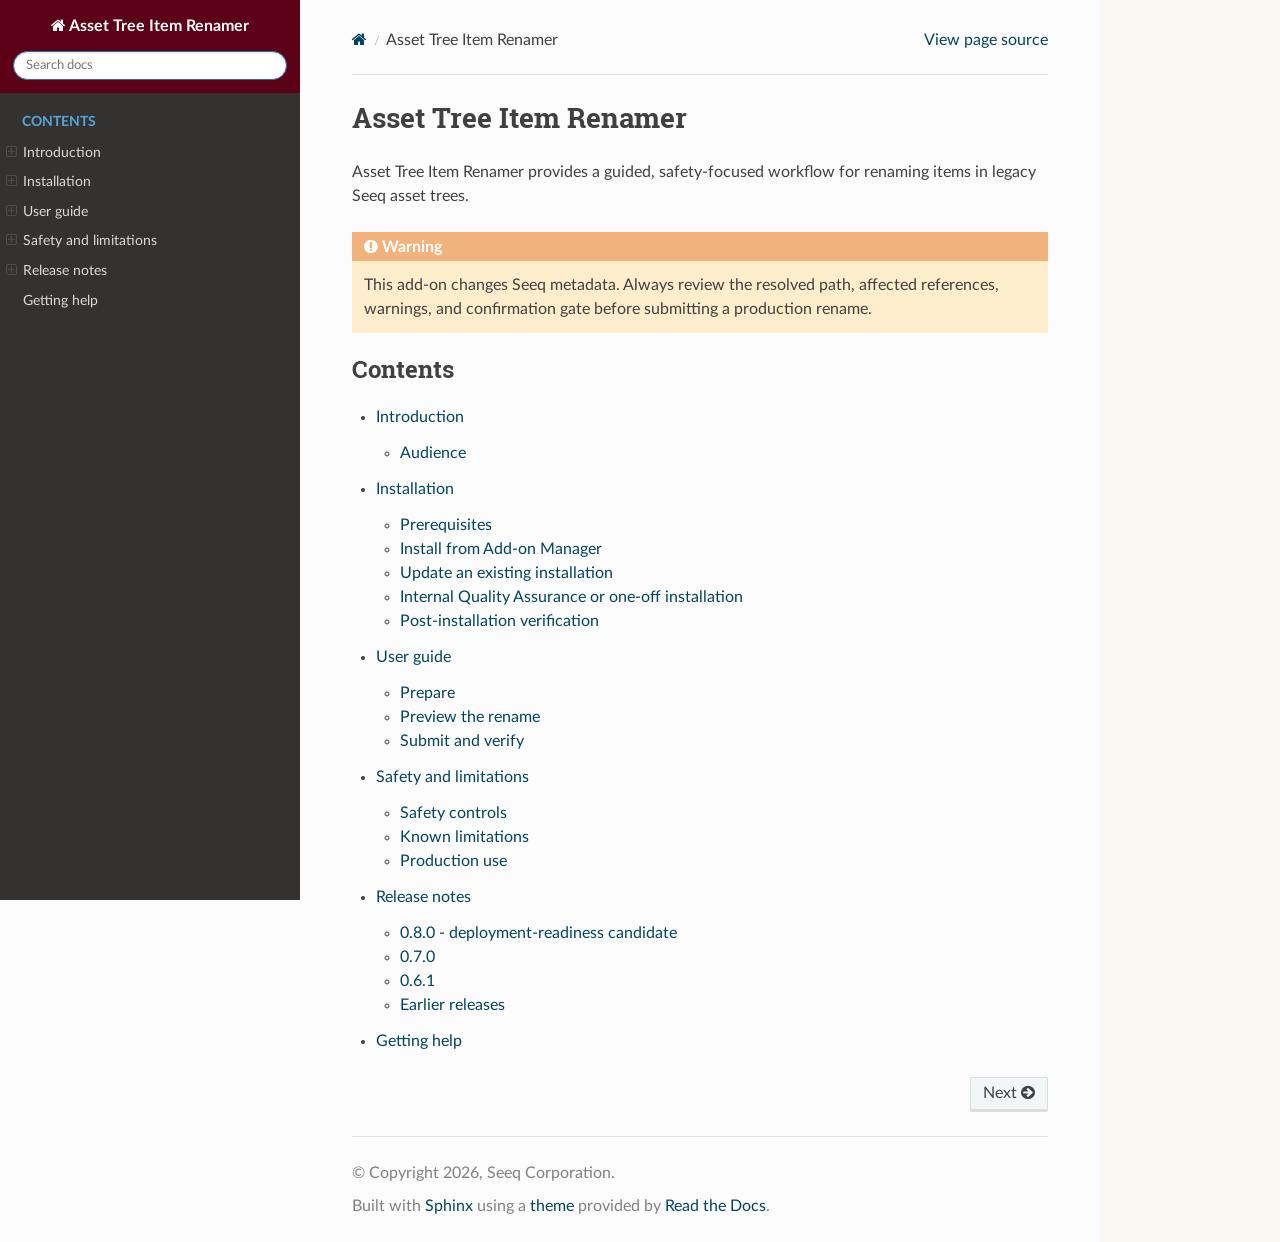
<file: index.html>
<!DOCTYPE html>
<html class="writer-html5" lang="en" data-content_root="./">
<head>
  <meta charset="utf-8" /><meta name="viewport" content="width=device-width, initial-scale=1" />

  <meta name="viewport" content="width=device-width, initial-scale=1.0" />
  <title>Asset Tree Item Renamer &mdash; Asset Tree Item Renamer 0.8.0 documentation</title>
      <link rel="stylesheet" type="text/css" href="_static/pygments.css?v=b86133f3" />
      <link rel="stylesheet" type="text/css" href="_static/css/theme.css?v=9edc463e" />
      <link rel="stylesheet" type="text/css" href="_static/custom.css?v=423076b6" />

  
      <script src="_static/jquery.js?v=5d32c60e"></script>
      <script src="_static/_sphinx_javascript_frameworks_compat.js?v=2cd50e6c"></script>
      <script src="_static/documentation_options.js?v=486e5634"></script>
      <script src="_static/doctools.js?v=9bcbadda"></script>
      <script src="_static/sphinx_highlight.js?v=dc90522c"></script>
    <script src="_static/js/theme.js"></script>
    <link rel="index" title="Index" href="genindex.html" />
    <link rel="search" title="Search" href="search.html" />
    <link rel="next" title="Introduction" href="introduction.html" /> 
</head>

<body class="wy-body-for-nav"> 
  <div class="wy-grid-for-nav">
    <nav data-toggle="wy-nav-shift" class="wy-nav-side">
      <div class="wy-side-scroll">
        <div class="wy-side-nav-search" >

          
          
          <a href="#" class="icon icon-home">
            Asset Tree Item Renamer
          </a>
<div role="search">
  <form id="rtd-search-form" class="wy-form" action="search.html" method="get">
    <input type="text" name="q" placeholder="Search docs" aria-label="Search docs" />
    <input type="hidden" name="check_keywords" value="yes" />
    <input type="hidden" name="area" value="default" />
  </form>
</div>
        </div><div class="wy-menu wy-menu-vertical" data-spy="affix" role="navigation" aria-label="Navigation menu">
              <p class="caption" role="heading"><span class="caption-text">Contents</span></p>
<ul>
<li class="toctree-l1"><a class="reference internal" href="introduction.html">Introduction</a><ul>
<li class="toctree-l2"><a class="reference internal" href="introduction.html#audience">Audience</a></li>
</ul>
</li>
<li class="toctree-l1"><a class="reference internal" href="installation.html">Installation</a><ul>
<li class="toctree-l2"><a class="reference internal" href="installation.html#prerequisites">Prerequisites</a></li>
<li class="toctree-l2"><a class="reference internal" href="installation.html#install-from-add-on-manager">Install from Add-on Manager</a></li>
<li class="toctree-l2"><a class="reference internal" href="installation.html#update-an-existing-installation">Update an existing installation</a></li>
<li class="toctree-l2"><a class="reference internal" href="installation.html#internal-quality-assurance-or-one-off-installation">Internal Quality Assurance or one-off installation</a></li>
<li class="toctree-l2"><a class="reference internal" href="installation.html#post-installation-verification">Post-installation verification</a></li>
</ul>
</li>
<li class="toctree-l1"><a class="reference internal" href="user-guide.html">User guide</a><ul>
<li class="toctree-l2"><a class="reference internal" href="user-guide.html#prepare">Prepare</a></li>
<li class="toctree-l2"><a class="reference internal" href="user-guide.html#preview-the-rename">Preview the rename</a></li>
<li class="toctree-l2"><a class="reference internal" href="user-guide.html#submit-and-verify">Submit and verify</a></li>
</ul>
</li>
<li class="toctree-l1"><a class="reference internal" href="safety.html">Safety and limitations</a><ul>
<li class="toctree-l2"><a class="reference internal" href="safety.html#safety-controls">Safety controls</a></li>
<li class="toctree-l2"><a class="reference internal" href="safety.html#known-limitations">Known limitations</a></li>
<li class="toctree-l2"><a class="reference internal" href="safety.html#production-use">Production use</a></li>
</ul>
</li>
<li class="toctree-l1"><a class="reference internal" href="release-notes.html">Release notes</a><ul>
<li class="toctree-l2"><a class="reference internal" href="release-notes.html#deployment-readiness-candidate">0.8.0 - deployment-readiness candidate</a></li>
<li class="toctree-l2"><a class="reference internal" href="release-notes.html#id1">0.7.0</a></li>
<li class="toctree-l2"><a class="reference internal" href="release-notes.html#id2">0.6.1</a></li>
<li class="toctree-l2"><a class="reference internal" href="release-notes.html#earlier-releases">Earlier releases</a></li>
</ul>
</li>
<li class="toctree-l1"><a class="reference internal" href="getting-help.html">Getting help</a></li>
</ul>

        </div>
      </div>
    </nav>

    <section data-toggle="wy-nav-shift" class="wy-nav-content-wrap"><nav class="wy-nav-top" aria-label="Mobile navigation menu" >
          <i data-toggle="wy-nav-top" class="fa fa-bars"></i>
          <a href="#">Asset Tree Item Renamer</a>
      </nav>

      <div class="wy-nav-content">
        <div class="rst-content">
          <div role="navigation" aria-label="Page navigation">
  <ul class="wy-breadcrumbs">
      <li><a href="#" class="icon icon-home" aria-label="Home"></a></li>
      <li class="breadcrumb-item active">Asset Tree Item Renamer</li>
      <li class="wy-breadcrumbs-aside">
            <a href="_sources/index.rst.txt" rel="nofollow"> View page source</a>
      </li>
  </ul>
  <hr/>
</div>
          <div role="main" class="document" itemscope="itemscope" itemtype="http://schema.org/Article">
           <div itemprop="articleBody">
             
  <section id="asset-tree-item-renamer">
<h1>Asset Tree Item Renamer<a class="headerlink" href="#asset-tree-item-renamer" title="Link to this heading"></a></h1>
<p>Asset Tree Item Renamer provides a guided, safety-focused workflow for renaming items in legacy Seeq asset trees.</p>
<div class="admonition warning">
<p class="admonition-title">Warning</p>
<p>This add-on changes Seeq metadata. Always review the resolved path, affected references, warnings, and confirmation gate before submitting a production rename.</p>
</div>
<div class="toctree-wrapper compound">
<p class="caption" role="heading"><span class="caption-text">Contents</span></p>
<ul>
<li class="toctree-l1"><a class="reference internal" href="introduction.html">Introduction</a><ul>
<li class="toctree-l2"><a class="reference internal" href="introduction.html#audience">Audience</a></li>
</ul>
</li>
<li class="toctree-l1"><a class="reference internal" href="installation.html">Installation</a><ul>
<li class="toctree-l2"><a class="reference internal" href="installation.html#prerequisites">Prerequisites</a></li>
<li class="toctree-l2"><a class="reference internal" href="installation.html#install-from-add-on-manager">Install from Add-on Manager</a></li>
<li class="toctree-l2"><a class="reference internal" href="installation.html#update-an-existing-installation">Update an existing installation</a></li>
<li class="toctree-l2"><a class="reference internal" href="installation.html#internal-quality-assurance-or-one-off-installation">Internal Quality Assurance or one-off installation</a></li>
<li class="toctree-l2"><a class="reference internal" href="installation.html#post-installation-verification">Post-installation verification</a></li>
</ul>
</li>
<li class="toctree-l1"><a class="reference internal" href="user-guide.html">User guide</a><ul>
<li class="toctree-l2"><a class="reference internal" href="user-guide.html#prepare">Prepare</a></li>
<li class="toctree-l2"><a class="reference internal" href="user-guide.html#preview-the-rename">Preview the rename</a></li>
<li class="toctree-l2"><a class="reference internal" href="user-guide.html#submit-and-verify">Submit and verify</a></li>
</ul>
</li>
<li class="toctree-l1"><a class="reference internal" href="safety.html">Safety and limitations</a><ul>
<li class="toctree-l2"><a class="reference internal" href="safety.html#safety-controls">Safety controls</a></li>
<li class="toctree-l2"><a class="reference internal" href="safety.html#known-limitations">Known limitations</a></li>
<li class="toctree-l2"><a class="reference internal" href="safety.html#production-use">Production use</a></li>
</ul>
</li>
<li class="toctree-l1"><a class="reference internal" href="release-notes.html">Release notes</a><ul>
<li class="toctree-l2"><a class="reference internal" href="release-notes.html#deployment-readiness-candidate">0.8.0 - deployment-readiness candidate</a></li>
<li class="toctree-l2"><a class="reference internal" href="release-notes.html#id1">0.7.0</a></li>
<li class="toctree-l2"><a class="reference internal" href="release-notes.html#id2">0.6.1</a></li>
<li class="toctree-l2"><a class="reference internal" href="release-notes.html#earlier-releases">Earlier releases</a></li>
</ul>
</li>
<li class="toctree-l1"><a class="reference internal" href="getting-help.html">Getting help</a></li>
</ul>
</div>
</section>


           </div>
          </div>
          <footer><div class="rst-footer-buttons" role="navigation" aria-label="Footer">
        <a href="introduction.html" class="btn btn-neutral float-right" title="Introduction" accesskey="n" rel="next">Next <span class="fa fa-arrow-circle-right" aria-hidden="true"></span></a>
    </div>

  <hr/>

  <div role="contentinfo">
    <p>&#169; Copyright 2026, Seeq Corporation.</p>
  </div>

  Built with <a href="https://www.sphinx-doc.org/">Sphinx</a> using a
    <a href="https://github.com/readthedocs/sphinx_rtd_theme">theme</a>
    provided by <a href="https://readthedocs.org">Read the Docs</a>.
   

</footer>
        </div>
      </div>
    </section>
  </div>
  <script>
      jQuery(function () {
          SphinxRtdTheme.Navigation.enable(true);
      });
  </script> 

</body>
</html>
</file>
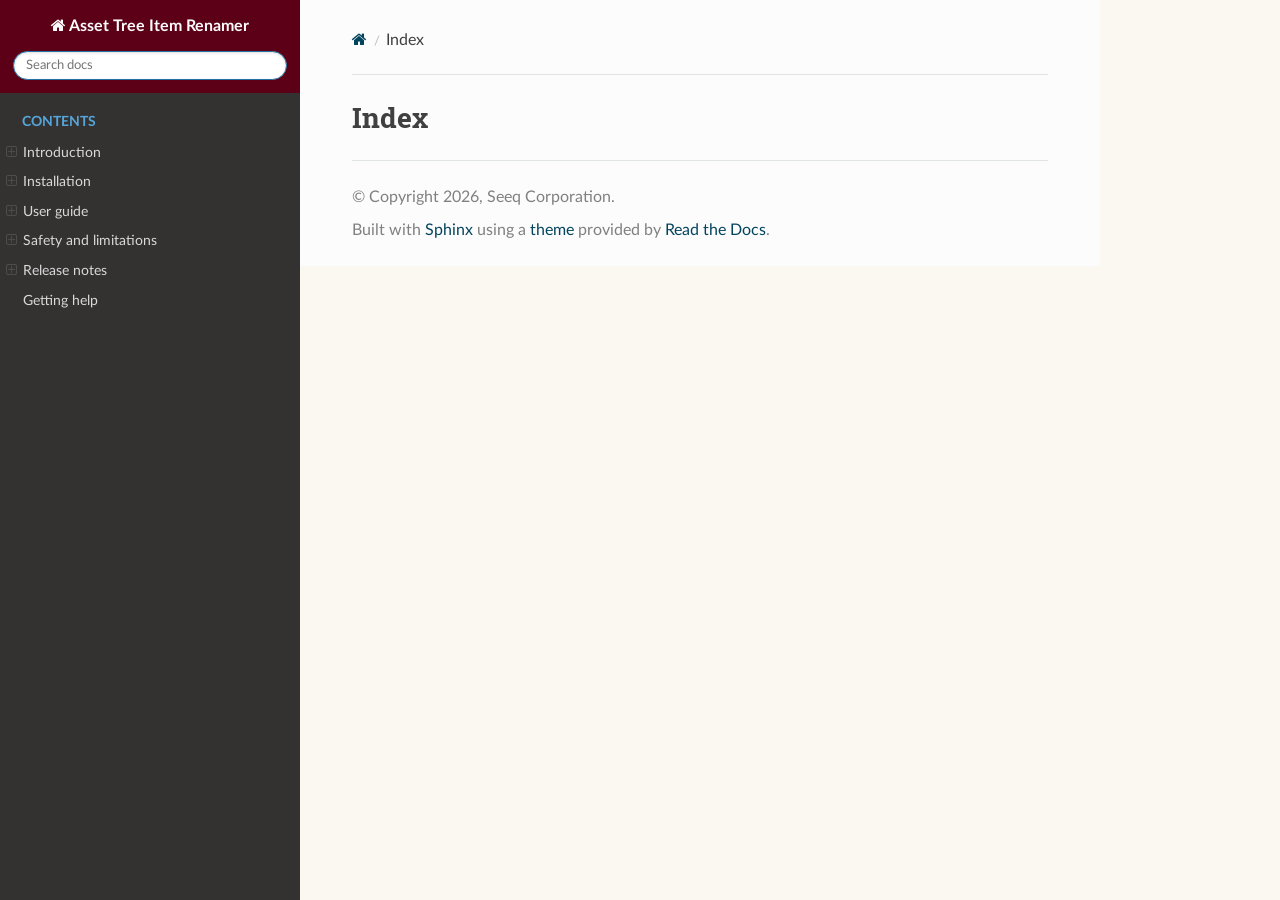
<file: genindex.html>
<!DOCTYPE html>
<html class="writer-html5" lang="en" data-content_root="./">
<head>
  <meta charset="utf-8" />
  <meta name="viewport" content="width=device-width, initial-scale=1.0" />
  <title>Index &mdash; Asset Tree Item Renamer 0.8.0 documentation</title>
      <link rel="stylesheet" type="text/css" href="_static/pygments.css?v=b86133f3" />
      <link rel="stylesheet" type="text/css" href="_static/css/theme.css?v=9edc463e" />
      <link rel="stylesheet" type="text/css" href="_static/custom.css?v=423076b6" />

  
      <script src="_static/jquery.js?v=5d32c60e"></script>
      <script src="_static/_sphinx_javascript_frameworks_compat.js?v=2cd50e6c"></script>
      <script src="_static/documentation_options.js?v=486e5634"></script>
      <script src="_static/doctools.js?v=9bcbadda"></script>
      <script src="_static/sphinx_highlight.js?v=dc90522c"></script>
    <script src="_static/js/theme.js"></script>
    <link rel="index" title="Index" href="#" />
    <link rel="search" title="Search" href="search.html" /> 
</head>

<body class="wy-body-for-nav"> 
  <div class="wy-grid-for-nav">
    <nav data-toggle="wy-nav-shift" class="wy-nav-side">
      <div class="wy-side-scroll">
        <div class="wy-side-nav-search" >

          
          
          <a href="index.html" class="icon icon-home">
            Asset Tree Item Renamer
          </a>
<div role="search">
  <form id="rtd-search-form" class="wy-form" action="search.html" method="get">
    <input type="text" name="q" placeholder="Search docs" aria-label="Search docs" />
    <input type="hidden" name="check_keywords" value="yes" />
    <input type="hidden" name="area" value="default" />
  </form>
</div>
        </div><div class="wy-menu wy-menu-vertical" data-spy="affix" role="navigation" aria-label="Navigation menu">
              <p class="caption" role="heading"><span class="caption-text">Contents</span></p>
<ul>
<li class="toctree-l1"><a class="reference internal" href="introduction.html">Introduction</a><ul>
<li class="toctree-l2"><a class="reference internal" href="introduction.html#audience">Audience</a></li>
</ul>
</li>
<li class="toctree-l1"><a class="reference internal" href="installation.html">Installation</a><ul>
<li class="toctree-l2"><a class="reference internal" href="installation.html#prerequisites">Prerequisites</a></li>
<li class="toctree-l2"><a class="reference internal" href="installation.html#install-from-add-on-manager">Install from Add-on Manager</a></li>
<li class="toctree-l2"><a class="reference internal" href="installation.html#update-an-existing-installation">Update an existing installation</a></li>
<li class="toctree-l2"><a class="reference internal" href="installation.html#internal-quality-assurance-or-one-off-installation">Internal Quality Assurance or one-off installation</a></li>
<li class="toctree-l2"><a class="reference internal" href="installation.html#post-installation-verification">Post-installation verification</a></li>
</ul>
</li>
<li class="toctree-l1"><a class="reference internal" href="user-guide.html">User guide</a><ul>
<li class="toctree-l2"><a class="reference internal" href="user-guide.html#prepare">Prepare</a></li>
<li class="toctree-l2"><a class="reference internal" href="user-guide.html#preview-the-rename">Preview the rename</a></li>
<li class="toctree-l2"><a class="reference internal" href="user-guide.html#submit-and-verify">Submit and verify</a></li>
</ul>
</li>
<li class="toctree-l1"><a class="reference internal" href="safety.html">Safety and limitations</a><ul>
<li class="toctree-l2"><a class="reference internal" href="safety.html#safety-controls">Safety controls</a></li>
<li class="toctree-l2"><a class="reference internal" href="safety.html#known-limitations">Known limitations</a></li>
<li class="toctree-l2"><a class="reference internal" href="safety.html#production-use">Production use</a></li>
</ul>
</li>
<li class="toctree-l1"><a class="reference internal" href="release-notes.html">Release notes</a><ul>
<li class="toctree-l2"><a class="reference internal" href="release-notes.html#deployment-readiness-candidate">0.8.0 - deployment-readiness candidate</a></li>
<li class="toctree-l2"><a class="reference internal" href="release-notes.html#id1">0.7.0</a></li>
<li class="toctree-l2"><a class="reference internal" href="release-notes.html#id2">0.6.1</a></li>
<li class="toctree-l2"><a class="reference internal" href="release-notes.html#earlier-releases">Earlier releases</a></li>
</ul>
</li>
<li class="toctree-l1"><a class="reference internal" href="getting-help.html">Getting help</a></li>
</ul>

        </div>
      </div>
    </nav>

    <section data-toggle="wy-nav-shift" class="wy-nav-content-wrap"><nav class="wy-nav-top" aria-label="Mobile navigation menu" >
          <i data-toggle="wy-nav-top" class="fa fa-bars"></i>
          <a href="index.html">Asset Tree Item Renamer</a>
      </nav>

      <div class="wy-nav-content">
        <div class="rst-content">
          <div role="navigation" aria-label="Page navigation">
  <ul class="wy-breadcrumbs">
      <li><a href="index.html" class="icon icon-home" aria-label="Home"></a></li>
      <li class="breadcrumb-item active">Index</li>
      <li class="wy-breadcrumbs-aside">
      </li>
  </ul>
  <hr/>
</div>
          <div role="main" class="document" itemscope="itemscope" itemtype="http://schema.org/Article">
           <div itemprop="articleBody">
             

<h1 id="index">Index</h1>

<div class="genindex-jumpbox">
 
</div>


           </div>
          </div>
          <footer>

  <hr/>

  <div role="contentinfo">
    <p>&#169; Copyright 2026, Seeq Corporation.</p>
  </div>

  Built with <a href="https://www.sphinx-doc.org/">Sphinx</a> using a
    <a href="https://github.com/readthedocs/sphinx_rtd_theme">theme</a>
    provided by <a href="https://readthedocs.org">Read the Docs</a>.
   

</footer>
        </div>
      </div>
    </section>
  </div>
  <script>
      jQuery(function () {
          SphinxRtdTheme.Navigation.enable(true);
      });
  </script> 

</body>
</html>
</file>
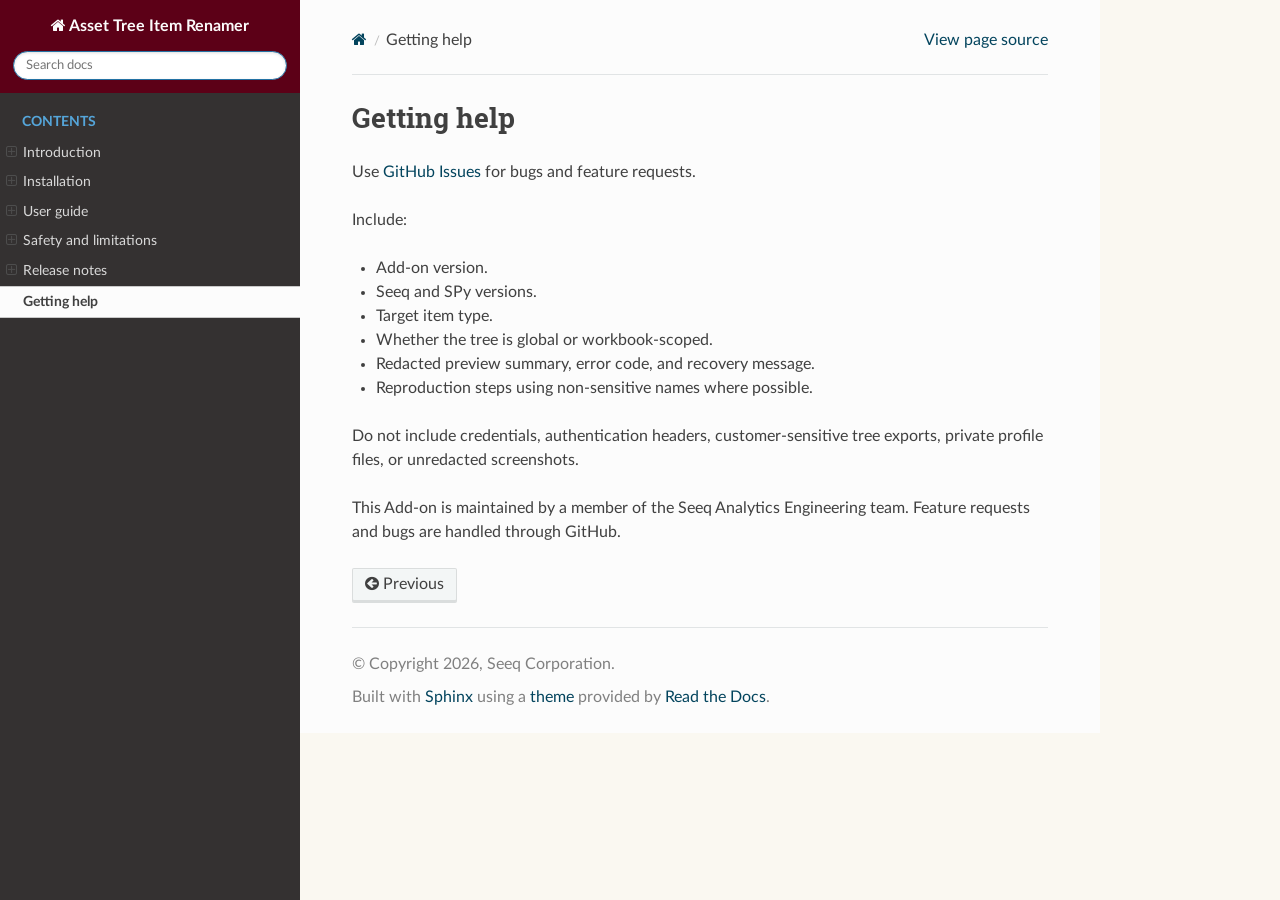
<file: getting-help.html>
<!DOCTYPE html>
<html class="writer-html5" lang="en" data-content_root="./">
<head>
  <meta charset="utf-8" /><meta name="viewport" content="width=device-width, initial-scale=1" />

  <meta name="viewport" content="width=device-width, initial-scale=1.0" />
  <title>Getting help &mdash; Asset Tree Item Renamer 0.8.0 documentation</title>
      <link rel="stylesheet" type="text/css" href="_static/pygments.css?v=b86133f3" />
      <link rel="stylesheet" type="text/css" href="_static/css/theme.css?v=9edc463e" />
      <link rel="stylesheet" type="text/css" href="_static/custom.css?v=423076b6" />

  
      <script src="_static/jquery.js?v=5d32c60e"></script>
      <script src="_static/_sphinx_javascript_frameworks_compat.js?v=2cd50e6c"></script>
      <script src="_static/documentation_options.js?v=486e5634"></script>
      <script src="_static/doctools.js?v=9bcbadda"></script>
      <script src="_static/sphinx_highlight.js?v=dc90522c"></script>
    <script src="_static/js/theme.js"></script>
    <link rel="index" title="Index" href="genindex.html" />
    <link rel="search" title="Search" href="search.html" />
    <link rel="prev" title="Release notes" href="release-notes.html" /> 
</head>

<body class="wy-body-for-nav"> 
  <div class="wy-grid-for-nav">
    <nav data-toggle="wy-nav-shift" class="wy-nav-side">
      <div class="wy-side-scroll">
        <div class="wy-side-nav-search" >

          
          
          <a href="index.html" class="icon icon-home">
            Asset Tree Item Renamer
          </a>
<div role="search">
  <form id="rtd-search-form" class="wy-form" action="search.html" method="get">
    <input type="text" name="q" placeholder="Search docs" aria-label="Search docs" />
    <input type="hidden" name="check_keywords" value="yes" />
    <input type="hidden" name="area" value="default" />
  </form>
</div>
        </div><div class="wy-menu wy-menu-vertical" data-spy="affix" role="navigation" aria-label="Navigation menu">
              <p class="caption" role="heading"><span class="caption-text">Contents</span></p>
<ul class="current">
<li class="toctree-l1"><a class="reference internal" href="introduction.html">Introduction</a><ul>
<li class="toctree-l2"><a class="reference internal" href="introduction.html#audience">Audience</a></li>
</ul>
</li>
<li class="toctree-l1"><a class="reference internal" href="installation.html">Installation</a><ul>
<li class="toctree-l2"><a class="reference internal" href="installation.html#prerequisites">Prerequisites</a></li>
<li class="toctree-l2"><a class="reference internal" href="installation.html#install-from-add-on-manager">Install from Add-on Manager</a></li>
<li class="toctree-l2"><a class="reference internal" href="installation.html#update-an-existing-installation">Update an existing installation</a></li>
<li class="toctree-l2"><a class="reference internal" href="installation.html#internal-quality-assurance-or-one-off-installation">Internal Quality Assurance or one-off installation</a></li>
<li class="toctree-l2"><a class="reference internal" href="installation.html#post-installation-verification">Post-installation verification</a></li>
</ul>
</li>
<li class="toctree-l1"><a class="reference internal" href="user-guide.html">User guide</a><ul>
<li class="toctree-l2"><a class="reference internal" href="user-guide.html#prepare">Prepare</a></li>
<li class="toctree-l2"><a class="reference internal" href="user-guide.html#preview-the-rename">Preview the rename</a></li>
<li class="toctree-l2"><a class="reference internal" href="user-guide.html#submit-and-verify">Submit and verify</a></li>
</ul>
</li>
<li class="toctree-l1"><a class="reference internal" href="safety.html">Safety and limitations</a><ul>
<li class="toctree-l2"><a class="reference internal" href="safety.html#safety-controls">Safety controls</a></li>
<li class="toctree-l2"><a class="reference internal" href="safety.html#known-limitations">Known limitations</a></li>
<li class="toctree-l2"><a class="reference internal" href="safety.html#production-use">Production use</a></li>
</ul>
</li>
<li class="toctree-l1"><a class="reference internal" href="release-notes.html">Release notes</a><ul>
<li class="toctree-l2"><a class="reference internal" href="release-notes.html#deployment-readiness-candidate">0.8.0 - deployment-readiness candidate</a></li>
<li class="toctree-l2"><a class="reference internal" href="release-notes.html#id1">0.7.0</a></li>
<li class="toctree-l2"><a class="reference internal" href="release-notes.html#id2">0.6.1</a></li>
<li class="toctree-l2"><a class="reference internal" href="release-notes.html#earlier-releases">Earlier releases</a></li>
</ul>
</li>
<li class="toctree-l1 current"><a class="current reference internal" href="#">Getting help</a></li>
</ul>

        </div>
      </div>
    </nav>

    <section data-toggle="wy-nav-shift" class="wy-nav-content-wrap"><nav class="wy-nav-top" aria-label="Mobile navigation menu" >
          <i data-toggle="wy-nav-top" class="fa fa-bars"></i>
          <a href="index.html">Asset Tree Item Renamer</a>
      </nav>

      <div class="wy-nav-content">
        <div class="rst-content">
          <div role="navigation" aria-label="Page navigation">
  <ul class="wy-breadcrumbs">
      <li><a href="index.html" class="icon icon-home" aria-label="Home"></a></li>
      <li class="breadcrumb-item active">Getting help</li>
      <li class="wy-breadcrumbs-aside">
            <a href="_sources/getting-help.rst.txt" rel="nofollow"> View page source</a>
      </li>
  </ul>
  <hr/>
</div>
          <div role="main" class="document" itemscope="itemscope" itemtype="http://schema.org/Article">
           <div itemprop="articleBody">
             
  <section id="getting-help">
<h1>Getting help<a class="headerlink" href="#getting-help" title="Link to this heading"></a></h1>
<p>Use <a class="reference external" href="https://github.com/seeq12/seeq-add-on-asset-tree-renamer/issues">GitHub Issues</a> for bugs and feature requests.</p>
<p>Include:</p>
<ul class="simple">
<li><p>Add-on version.</p></li>
<li><p>Seeq and SPy versions.</p></li>
<li><p>Target item type.</p></li>
<li><p>Whether the tree is global or workbook-scoped.</p></li>
<li><p>Redacted preview summary, error code, and recovery message.</p></li>
<li><p>Reproduction steps using non-sensitive names where possible.</p></li>
</ul>
<p>Do not include credentials, authentication headers, customer-sensitive tree exports, private profile files, or unredacted screenshots.</p>
<p>This Add-on is maintained by a member of the Seeq Analytics Engineering team. Feature requests and bugs are handled through GitHub.</p>
</section>


           </div>
          </div>
          <footer><div class="rst-footer-buttons" role="navigation" aria-label="Footer">
        <a href="release-notes.html" class="btn btn-neutral float-left" title="Release notes" accesskey="p" rel="prev"><span class="fa fa-arrow-circle-left" aria-hidden="true"></span> Previous</a>
    </div>

  <hr/>

  <div role="contentinfo">
    <p>&#169; Copyright 2026, Seeq Corporation.</p>
  </div>

  Built with <a href="https://www.sphinx-doc.org/">Sphinx</a> using a
    <a href="https://github.com/readthedocs/sphinx_rtd_theme">theme</a>
    provided by <a href="https://readthedocs.org">Read the Docs</a>.
   

</footer>
        </div>
      </div>
    </section>
  </div>
  <script>
      jQuery(function () {
          SphinxRtdTheme.Navigation.enable(true);
      });
  </script> 

</body>
</html>
</file>
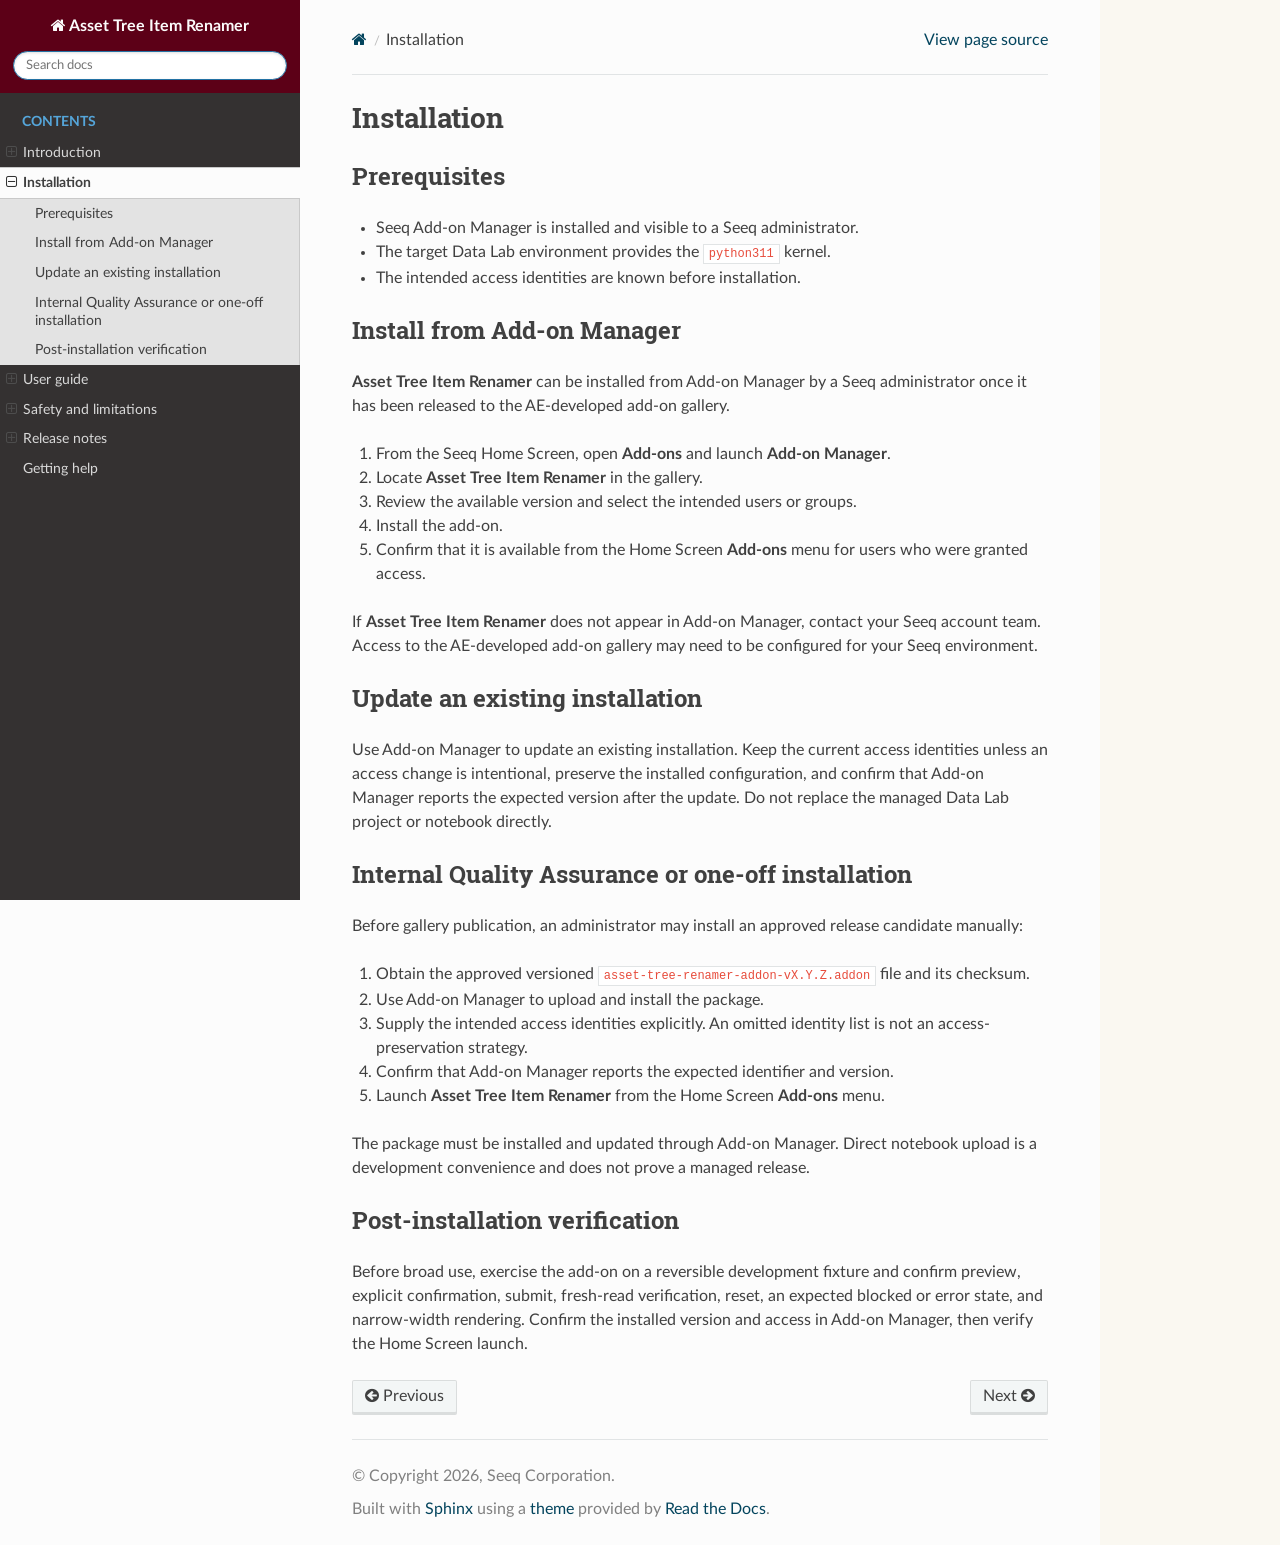
<file: installation.html>
<!DOCTYPE html>
<html class="writer-html5" lang="en" data-content_root="./">
<head>
  <meta charset="utf-8" /><meta name="viewport" content="width=device-width, initial-scale=1" />

  <meta name="viewport" content="width=device-width, initial-scale=1.0" />
  <title>Installation &mdash; Asset Tree Item Renamer 0.8.0 documentation</title>
      <link rel="stylesheet" type="text/css" href="_static/pygments.css?v=b86133f3" />
      <link rel="stylesheet" type="text/css" href="_static/css/theme.css?v=9edc463e" />
      <link rel="stylesheet" type="text/css" href="_static/custom.css?v=423076b6" />

  
      <script src="_static/jquery.js?v=5d32c60e"></script>
      <script src="_static/_sphinx_javascript_frameworks_compat.js?v=2cd50e6c"></script>
      <script src="_static/documentation_options.js?v=486e5634"></script>
      <script src="_static/doctools.js?v=9bcbadda"></script>
      <script src="_static/sphinx_highlight.js?v=dc90522c"></script>
    <script src="_static/js/theme.js"></script>
    <link rel="index" title="Index" href="genindex.html" />
    <link rel="search" title="Search" href="search.html" />
    <link rel="next" title="User guide" href="user-guide.html" />
    <link rel="prev" title="Introduction" href="introduction.html" /> 
</head>

<body class="wy-body-for-nav"> 
  <div class="wy-grid-for-nav">
    <nav data-toggle="wy-nav-shift" class="wy-nav-side">
      <div class="wy-side-scroll">
        <div class="wy-side-nav-search" >

          
          
          <a href="index.html" class="icon icon-home">
            Asset Tree Item Renamer
          </a>
<div role="search">
  <form id="rtd-search-form" class="wy-form" action="search.html" method="get">
    <input type="text" name="q" placeholder="Search docs" aria-label="Search docs" />
    <input type="hidden" name="check_keywords" value="yes" />
    <input type="hidden" name="area" value="default" />
  </form>
</div>
        </div><div class="wy-menu wy-menu-vertical" data-spy="affix" role="navigation" aria-label="Navigation menu">
              <p class="caption" role="heading"><span class="caption-text">Contents</span></p>
<ul class="current">
<li class="toctree-l1"><a class="reference internal" href="introduction.html">Introduction</a><ul>
<li class="toctree-l2"><a class="reference internal" href="introduction.html#audience">Audience</a></li>
</ul>
</li>
<li class="toctree-l1 current"><a class="current reference internal" href="#">Installation</a><ul>
<li class="toctree-l2"><a class="reference internal" href="#prerequisites">Prerequisites</a></li>
<li class="toctree-l2"><a class="reference internal" href="#install-from-add-on-manager">Install from Add-on Manager</a></li>
<li class="toctree-l2"><a class="reference internal" href="#update-an-existing-installation">Update an existing installation</a></li>
<li class="toctree-l2"><a class="reference internal" href="#internal-quality-assurance-or-one-off-installation">Internal Quality Assurance or one-off installation</a></li>
<li class="toctree-l2"><a class="reference internal" href="#post-installation-verification">Post-installation verification</a></li>
</ul>
</li>
<li class="toctree-l1"><a class="reference internal" href="user-guide.html">User guide</a><ul>
<li class="toctree-l2"><a class="reference internal" href="user-guide.html#prepare">Prepare</a></li>
<li class="toctree-l2"><a class="reference internal" href="user-guide.html#preview-the-rename">Preview the rename</a></li>
<li class="toctree-l2"><a class="reference internal" href="user-guide.html#submit-and-verify">Submit and verify</a></li>
</ul>
</li>
<li class="toctree-l1"><a class="reference internal" href="safety.html">Safety and limitations</a><ul>
<li class="toctree-l2"><a class="reference internal" href="safety.html#safety-controls">Safety controls</a></li>
<li class="toctree-l2"><a class="reference internal" href="safety.html#known-limitations">Known limitations</a></li>
<li class="toctree-l2"><a class="reference internal" href="safety.html#production-use">Production use</a></li>
</ul>
</li>
<li class="toctree-l1"><a class="reference internal" href="release-notes.html">Release notes</a><ul>
<li class="toctree-l2"><a class="reference internal" href="release-notes.html#deployment-readiness-candidate">0.8.0 - deployment-readiness candidate</a></li>
<li class="toctree-l2"><a class="reference internal" href="release-notes.html#id1">0.7.0</a></li>
<li class="toctree-l2"><a class="reference internal" href="release-notes.html#id2">0.6.1</a></li>
<li class="toctree-l2"><a class="reference internal" href="release-notes.html#earlier-releases">Earlier releases</a></li>
</ul>
</li>
<li class="toctree-l1"><a class="reference internal" href="getting-help.html">Getting help</a></li>
</ul>

        </div>
      </div>
    </nav>

    <section data-toggle="wy-nav-shift" class="wy-nav-content-wrap"><nav class="wy-nav-top" aria-label="Mobile navigation menu" >
          <i data-toggle="wy-nav-top" class="fa fa-bars"></i>
          <a href="index.html">Asset Tree Item Renamer</a>
      </nav>

      <div class="wy-nav-content">
        <div class="rst-content">
          <div role="navigation" aria-label="Page navigation">
  <ul class="wy-breadcrumbs">
      <li><a href="index.html" class="icon icon-home" aria-label="Home"></a></li>
      <li class="breadcrumb-item active">Installation</li>
      <li class="wy-breadcrumbs-aside">
            <a href="_sources/installation.rst.txt" rel="nofollow"> View page source</a>
      </li>
  </ul>
  <hr/>
</div>
          <div role="main" class="document" itemscope="itemscope" itemtype="http://schema.org/Article">
           <div itemprop="articleBody">
             
  <section id="installation">
<h1>Installation<a class="headerlink" href="#installation" title="Link to this heading"></a></h1>
<section id="prerequisites">
<h2>Prerequisites<a class="headerlink" href="#prerequisites" title="Link to this heading"></a></h2>
<ul class="simple">
<li><p>Seeq Add-on Manager is installed and visible to a Seeq administrator.</p></li>
<li><p>The target Data Lab environment provides the <code class="docutils literal notranslate"><span class="pre">python311</span></code> kernel.</p></li>
<li><p>The intended access identities are known before installation.</p></li>
</ul>
</section>
<section id="install-from-add-on-manager">
<h2>Install from Add-on Manager<a class="headerlink" href="#install-from-add-on-manager" title="Link to this heading"></a></h2>
<p><strong>Asset Tree Item Renamer</strong> can be installed from Add-on Manager by a Seeq
administrator once it has been released to the AE-developed add-on gallery.</p>
<ol class="arabic simple">
<li><p>From the Seeq Home Screen, open <strong>Add-ons</strong> and launch <strong>Add-on Manager</strong>.</p></li>
<li><p>Locate <strong>Asset Tree Item Renamer</strong> in the gallery.</p></li>
<li><p>Review the available version and select the intended users or groups.</p></li>
<li><p>Install the add-on.</p></li>
<li><p>Confirm that it is available from the Home Screen <strong>Add-ons</strong> menu for users who were granted access.</p></li>
</ol>
<p>If <strong>Asset Tree Item Renamer</strong> does not appear in Add-on Manager, contact your
Seeq account team. Access to the AE-developed add-on gallery may need to be
configured for your Seeq environment.</p>
</section>
<section id="update-an-existing-installation">
<h2>Update an existing installation<a class="headerlink" href="#update-an-existing-installation" title="Link to this heading"></a></h2>
<p>Use Add-on Manager to update an existing installation. Keep the current access
identities unless an access change is intentional, preserve the installed
configuration, and confirm that Add-on Manager reports the expected version
after the update. Do not replace the managed Data Lab project or notebook
directly.</p>
</section>
<section id="internal-quality-assurance-or-one-off-installation">
<h2>Internal Quality Assurance or one-off installation<a class="headerlink" href="#internal-quality-assurance-or-one-off-installation" title="Link to this heading"></a></h2>
<p>Before gallery publication, an administrator may install an approved release
candidate manually:</p>
<ol class="arabic simple">
<li><p>Obtain the approved versioned <code class="docutils literal notranslate"><span class="pre">asset-tree-renamer-addon-vX.Y.Z.addon</span></code> file and its checksum.</p></li>
<li><p>Use Add-on Manager to upload and install the package.</p></li>
<li><p>Supply the intended access identities explicitly. An omitted identity list is not an access-preservation strategy.</p></li>
<li><p>Confirm that Add-on Manager reports the expected identifier and version.</p></li>
<li><p>Launch <strong>Asset Tree Item Renamer</strong> from the Home Screen <strong>Add-ons</strong> menu.</p></li>
</ol>
<p>The package must be installed and updated through Add-on Manager. Direct
notebook upload is a development convenience and does not prove a managed
release.</p>
</section>
<section id="post-installation-verification">
<h2>Post-installation verification<a class="headerlink" href="#post-installation-verification" title="Link to this heading"></a></h2>
<p>Before broad use, exercise the add-on on a reversible development fixture and
confirm preview, explicit confirmation, submit, fresh-read verification, reset,
an expected blocked or error state, and narrow-width rendering. Confirm the
installed version and access in Add-on Manager, then verify the Home Screen
launch.</p>
</section>
</section>


           </div>
          </div>
          <footer><div class="rst-footer-buttons" role="navigation" aria-label="Footer">
        <a href="introduction.html" class="btn btn-neutral float-left" title="Introduction" accesskey="p" rel="prev"><span class="fa fa-arrow-circle-left" aria-hidden="true"></span> Previous</a>
        <a href="user-guide.html" class="btn btn-neutral float-right" title="User guide" accesskey="n" rel="next">Next <span class="fa fa-arrow-circle-right" aria-hidden="true"></span></a>
    </div>

  <hr/>

  <div role="contentinfo">
    <p>&#169; Copyright 2026, Seeq Corporation.</p>
  </div>

  Built with <a href="https://www.sphinx-doc.org/">Sphinx</a> using a
    <a href="https://github.com/readthedocs/sphinx_rtd_theme">theme</a>
    provided by <a href="https://readthedocs.org">Read the Docs</a>.
   

</footer>
        </div>
      </div>
    </section>
  </div>
  <script>
      jQuery(function () {
          SphinxRtdTheme.Navigation.enable(true);
      });
  </script> 

</body>
</html>
</file>
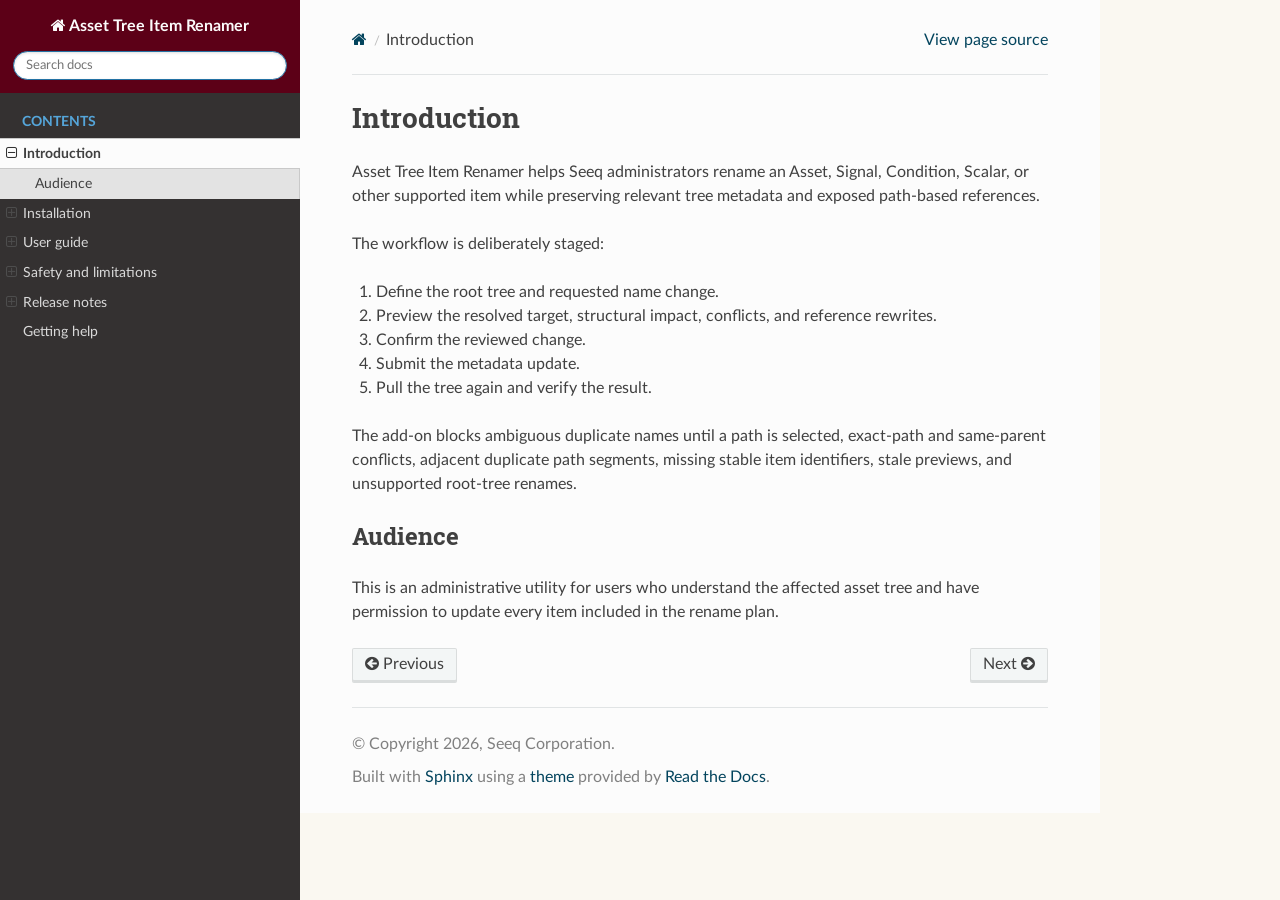
<file: introduction.html>
<!DOCTYPE html>
<html class="writer-html5" lang="en" data-content_root="./">
<head>
  <meta charset="utf-8" /><meta name="viewport" content="width=device-width, initial-scale=1" />

  <meta name="viewport" content="width=device-width, initial-scale=1.0" />
  <title>Introduction &mdash; Asset Tree Item Renamer 0.8.0 documentation</title>
      <link rel="stylesheet" type="text/css" href="_static/pygments.css?v=b86133f3" />
      <link rel="stylesheet" type="text/css" href="_static/css/theme.css?v=9edc463e" />
      <link rel="stylesheet" type="text/css" href="_static/custom.css?v=423076b6" />

  
      <script src="_static/jquery.js?v=5d32c60e"></script>
      <script src="_static/_sphinx_javascript_frameworks_compat.js?v=2cd50e6c"></script>
      <script src="_static/documentation_options.js?v=486e5634"></script>
      <script src="_static/doctools.js?v=9bcbadda"></script>
      <script src="_static/sphinx_highlight.js?v=dc90522c"></script>
    <script src="_static/js/theme.js"></script>
    <link rel="index" title="Index" href="genindex.html" />
    <link rel="search" title="Search" href="search.html" />
    <link rel="next" title="Installation" href="installation.html" />
    <link rel="prev" title="Asset Tree Item Renamer" href="index.html" /> 
</head>

<body class="wy-body-for-nav"> 
  <div class="wy-grid-for-nav">
    <nav data-toggle="wy-nav-shift" class="wy-nav-side">
      <div class="wy-side-scroll">
        <div class="wy-side-nav-search" >

          
          
          <a href="index.html" class="icon icon-home">
            Asset Tree Item Renamer
          </a>
<div role="search">
  <form id="rtd-search-form" class="wy-form" action="search.html" method="get">
    <input type="text" name="q" placeholder="Search docs" aria-label="Search docs" />
    <input type="hidden" name="check_keywords" value="yes" />
    <input type="hidden" name="area" value="default" />
  </form>
</div>
        </div><div class="wy-menu wy-menu-vertical" data-spy="affix" role="navigation" aria-label="Navigation menu">
              <p class="caption" role="heading"><span class="caption-text">Contents</span></p>
<ul class="current">
<li class="toctree-l1 current"><a class="current reference internal" href="#">Introduction</a><ul>
<li class="toctree-l2"><a class="reference internal" href="#audience">Audience</a></li>
</ul>
</li>
<li class="toctree-l1"><a class="reference internal" href="installation.html">Installation</a><ul>
<li class="toctree-l2"><a class="reference internal" href="installation.html#prerequisites">Prerequisites</a></li>
<li class="toctree-l2"><a class="reference internal" href="installation.html#install-from-add-on-manager">Install from Add-on Manager</a></li>
<li class="toctree-l2"><a class="reference internal" href="installation.html#update-an-existing-installation">Update an existing installation</a></li>
<li class="toctree-l2"><a class="reference internal" href="installation.html#internal-quality-assurance-or-one-off-installation">Internal Quality Assurance or one-off installation</a></li>
<li class="toctree-l2"><a class="reference internal" href="installation.html#post-installation-verification">Post-installation verification</a></li>
</ul>
</li>
<li class="toctree-l1"><a class="reference internal" href="user-guide.html">User guide</a><ul>
<li class="toctree-l2"><a class="reference internal" href="user-guide.html#prepare">Prepare</a></li>
<li class="toctree-l2"><a class="reference internal" href="user-guide.html#preview-the-rename">Preview the rename</a></li>
<li class="toctree-l2"><a class="reference internal" href="user-guide.html#submit-and-verify">Submit and verify</a></li>
</ul>
</li>
<li class="toctree-l1"><a class="reference internal" href="safety.html">Safety and limitations</a><ul>
<li class="toctree-l2"><a class="reference internal" href="safety.html#safety-controls">Safety controls</a></li>
<li class="toctree-l2"><a class="reference internal" href="safety.html#known-limitations">Known limitations</a></li>
<li class="toctree-l2"><a class="reference internal" href="safety.html#production-use">Production use</a></li>
</ul>
</li>
<li class="toctree-l1"><a class="reference internal" href="release-notes.html">Release notes</a><ul>
<li class="toctree-l2"><a class="reference internal" href="release-notes.html#deployment-readiness-candidate">0.8.0 - deployment-readiness candidate</a></li>
<li class="toctree-l2"><a class="reference internal" href="release-notes.html#id1">0.7.0</a></li>
<li class="toctree-l2"><a class="reference internal" href="release-notes.html#id2">0.6.1</a></li>
<li class="toctree-l2"><a class="reference internal" href="release-notes.html#earlier-releases">Earlier releases</a></li>
</ul>
</li>
<li class="toctree-l1"><a class="reference internal" href="getting-help.html">Getting help</a></li>
</ul>

        </div>
      </div>
    </nav>

    <section data-toggle="wy-nav-shift" class="wy-nav-content-wrap"><nav class="wy-nav-top" aria-label="Mobile navigation menu" >
          <i data-toggle="wy-nav-top" class="fa fa-bars"></i>
          <a href="index.html">Asset Tree Item Renamer</a>
      </nav>

      <div class="wy-nav-content">
        <div class="rst-content">
          <div role="navigation" aria-label="Page navigation">
  <ul class="wy-breadcrumbs">
      <li><a href="index.html" class="icon icon-home" aria-label="Home"></a></li>
      <li class="breadcrumb-item active">Introduction</li>
      <li class="wy-breadcrumbs-aside">
            <a href="_sources/introduction.rst.txt" rel="nofollow"> View page source</a>
      </li>
  </ul>
  <hr/>
</div>
          <div role="main" class="document" itemscope="itemscope" itemtype="http://schema.org/Article">
           <div itemprop="articleBody">
             
  <section id="introduction">
<h1>Introduction<a class="headerlink" href="#introduction" title="Link to this heading"></a></h1>
<p>Asset Tree Item Renamer helps Seeq administrators rename an Asset, Signal, Condition, Scalar, or other supported item while preserving relevant tree metadata and exposed path-based references.</p>
<p>The workflow is deliberately staged:</p>
<ol class="arabic simple">
<li><p>Define the root tree and requested name change.</p></li>
<li><p>Preview the resolved target, structural impact, conflicts, and reference rewrites.</p></li>
<li><p>Confirm the reviewed change.</p></li>
<li><p>Submit the metadata update.</p></li>
<li><p>Pull the tree again and verify the result.</p></li>
</ol>
<p>The add-on blocks ambiguous duplicate names until a path is selected, exact-path and same-parent conflicts, adjacent duplicate path segments, missing stable item identifiers, stale previews, and unsupported root-tree renames.</p>
<section id="audience">
<h2>Audience<a class="headerlink" href="#audience" title="Link to this heading"></a></h2>
<p>This is an administrative utility for users who understand the affected asset tree and have permission to update every item included in the rename plan.</p>
</section>
</section>


           </div>
          </div>
          <footer><div class="rst-footer-buttons" role="navigation" aria-label="Footer">
        <a href="index.html" class="btn btn-neutral float-left" title="Asset Tree Item Renamer" accesskey="p" rel="prev"><span class="fa fa-arrow-circle-left" aria-hidden="true"></span> Previous</a>
        <a href="installation.html" class="btn btn-neutral float-right" title="Installation" accesskey="n" rel="next">Next <span class="fa fa-arrow-circle-right" aria-hidden="true"></span></a>
    </div>

  <hr/>

  <div role="contentinfo">
    <p>&#169; Copyright 2026, Seeq Corporation.</p>
  </div>

  Built with <a href="https://www.sphinx-doc.org/">Sphinx</a> using a
    <a href="https://github.com/readthedocs/sphinx_rtd_theme">theme</a>
    provided by <a href="https://readthedocs.org">Read the Docs</a>.
   

</footer>
        </div>
      </div>
    </section>
  </div>
  <script>
      jQuery(function () {
          SphinxRtdTheme.Navigation.enable(true);
      });
  </script> 

</body>
</html>
</file>
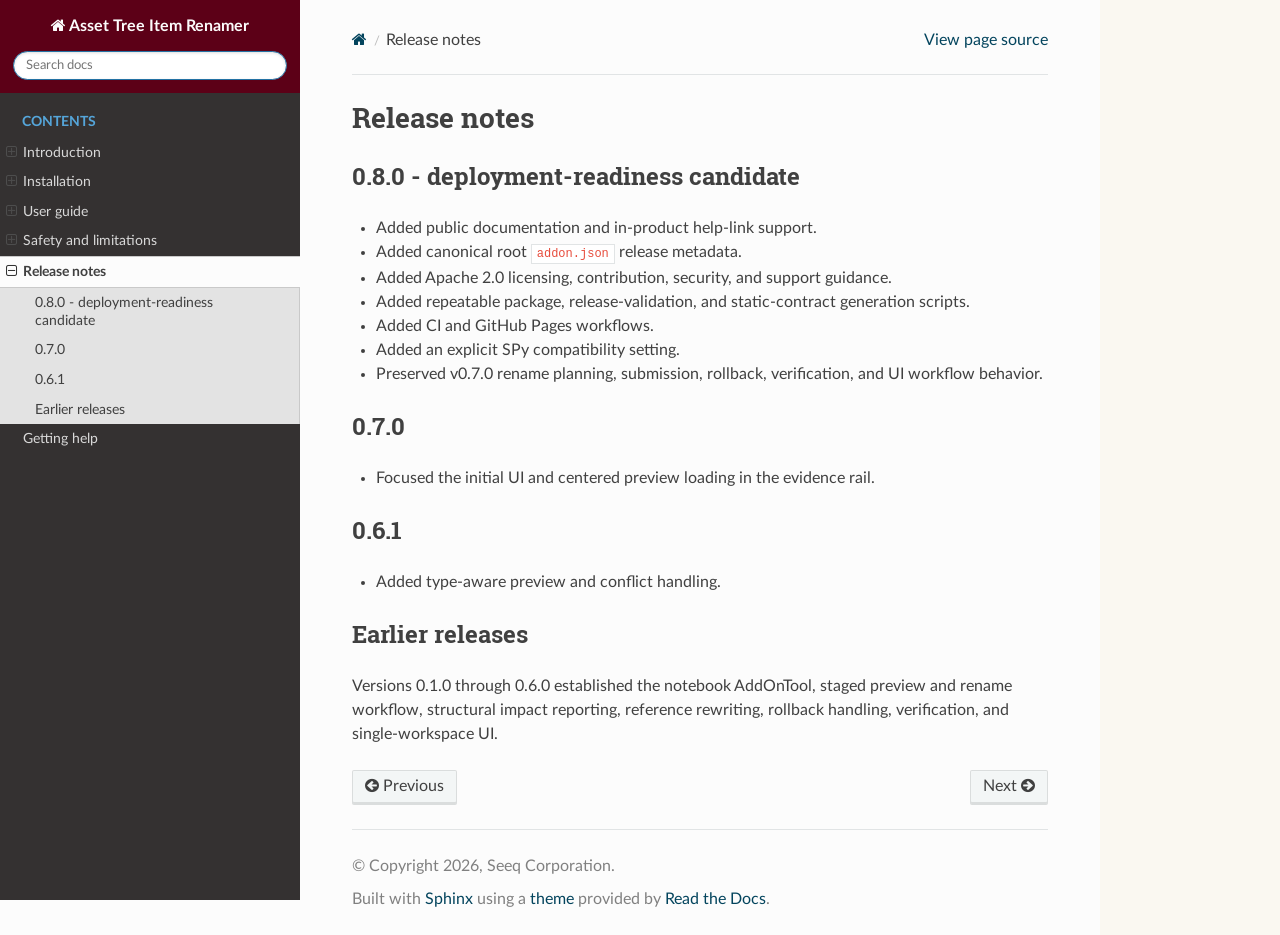
<file: release-notes.html>
<!DOCTYPE html>
<html class="writer-html5" lang="en" data-content_root="./">
<head>
  <meta charset="utf-8" /><meta name="viewport" content="width=device-width, initial-scale=1" />

  <meta name="viewport" content="width=device-width, initial-scale=1.0" />
  <title>Release notes &mdash; Asset Tree Item Renamer 0.8.0 documentation</title>
      <link rel="stylesheet" type="text/css" href="_static/pygments.css?v=b86133f3" />
      <link rel="stylesheet" type="text/css" href="_static/css/theme.css?v=9edc463e" />
      <link rel="stylesheet" type="text/css" href="_static/custom.css?v=423076b6" />

  
      <script src="_static/jquery.js?v=5d32c60e"></script>
      <script src="_static/_sphinx_javascript_frameworks_compat.js?v=2cd50e6c"></script>
      <script src="_static/documentation_options.js?v=486e5634"></script>
      <script src="_static/doctools.js?v=9bcbadda"></script>
      <script src="_static/sphinx_highlight.js?v=dc90522c"></script>
    <script src="_static/js/theme.js"></script>
    <link rel="index" title="Index" href="genindex.html" />
    <link rel="search" title="Search" href="search.html" />
    <link rel="next" title="Getting help" href="getting-help.html" />
    <link rel="prev" title="Safety and limitations" href="safety.html" /> 
</head>

<body class="wy-body-for-nav"> 
  <div class="wy-grid-for-nav">
    <nav data-toggle="wy-nav-shift" class="wy-nav-side">
      <div class="wy-side-scroll">
        <div class="wy-side-nav-search" >

          
          
          <a href="index.html" class="icon icon-home">
            Asset Tree Item Renamer
          </a>
<div role="search">
  <form id="rtd-search-form" class="wy-form" action="search.html" method="get">
    <input type="text" name="q" placeholder="Search docs" aria-label="Search docs" />
    <input type="hidden" name="check_keywords" value="yes" />
    <input type="hidden" name="area" value="default" />
  </form>
</div>
        </div><div class="wy-menu wy-menu-vertical" data-spy="affix" role="navigation" aria-label="Navigation menu">
              <p class="caption" role="heading"><span class="caption-text">Contents</span></p>
<ul class="current">
<li class="toctree-l1"><a class="reference internal" href="introduction.html">Introduction</a><ul>
<li class="toctree-l2"><a class="reference internal" href="introduction.html#audience">Audience</a></li>
</ul>
</li>
<li class="toctree-l1"><a class="reference internal" href="installation.html">Installation</a><ul>
<li class="toctree-l2"><a class="reference internal" href="installation.html#prerequisites">Prerequisites</a></li>
<li class="toctree-l2"><a class="reference internal" href="installation.html#install-from-add-on-manager">Install from Add-on Manager</a></li>
<li class="toctree-l2"><a class="reference internal" href="installation.html#update-an-existing-installation">Update an existing installation</a></li>
<li class="toctree-l2"><a class="reference internal" href="installation.html#internal-quality-assurance-or-one-off-installation">Internal Quality Assurance or one-off installation</a></li>
<li class="toctree-l2"><a class="reference internal" href="installation.html#post-installation-verification">Post-installation verification</a></li>
</ul>
</li>
<li class="toctree-l1"><a class="reference internal" href="user-guide.html">User guide</a><ul>
<li class="toctree-l2"><a class="reference internal" href="user-guide.html#prepare">Prepare</a></li>
<li class="toctree-l2"><a class="reference internal" href="user-guide.html#preview-the-rename">Preview the rename</a></li>
<li class="toctree-l2"><a class="reference internal" href="user-guide.html#submit-and-verify">Submit and verify</a></li>
</ul>
</li>
<li class="toctree-l1"><a class="reference internal" href="safety.html">Safety and limitations</a><ul>
<li class="toctree-l2"><a class="reference internal" href="safety.html#safety-controls">Safety controls</a></li>
<li class="toctree-l2"><a class="reference internal" href="safety.html#known-limitations">Known limitations</a></li>
<li class="toctree-l2"><a class="reference internal" href="safety.html#production-use">Production use</a></li>
</ul>
</li>
<li class="toctree-l1 current"><a class="current reference internal" href="#">Release notes</a><ul>
<li class="toctree-l2"><a class="reference internal" href="#deployment-readiness-candidate">0.8.0 - deployment-readiness candidate</a></li>
<li class="toctree-l2"><a class="reference internal" href="#id1">0.7.0</a></li>
<li class="toctree-l2"><a class="reference internal" href="#id2">0.6.1</a></li>
<li class="toctree-l2"><a class="reference internal" href="#earlier-releases">Earlier releases</a></li>
</ul>
</li>
<li class="toctree-l1"><a class="reference internal" href="getting-help.html">Getting help</a></li>
</ul>

        </div>
      </div>
    </nav>

    <section data-toggle="wy-nav-shift" class="wy-nav-content-wrap"><nav class="wy-nav-top" aria-label="Mobile navigation menu" >
          <i data-toggle="wy-nav-top" class="fa fa-bars"></i>
          <a href="index.html">Asset Tree Item Renamer</a>
      </nav>

      <div class="wy-nav-content">
        <div class="rst-content">
          <div role="navigation" aria-label="Page navigation">
  <ul class="wy-breadcrumbs">
      <li><a href="index.html" class="icon icon-home" aria-label="Home"></a></li>
      <li class="breadcrumb-item active">Release notes</li>
      <li class="wy-breadcrumbs-aside">
            <a href="_sources/release-notes.rst.txt" rel="nofollow"> View page source</a>
      </li>
  </ul>
  <hr/>
</div>
          <div role="main" class="document" itemscope="itemscope" itemtype="http://schema.org/Article">
           <div itemprop="articleBody">
             
  <section id="release-notes">
<h1>Release notes<a class="headerlink" href="#release-notes" title="Link to this heading"></a></h1>
<section id="deployment-readiness-candidate">
<h2>0.8.0 - deployment-readiness candidate<a class="headerlink" href="#deployment-readiness-candidate" title="Link to this heading"></a></h2>
<ul class="simple">
<li><p>Added public documentation and in-product help-link support.</p></li>
<li><p>Added canonical root <code class="docutils literal notranslate"><span class="pre">addon.json</span></code> release metadata.</p></li>
<li><p>Added Apache 2.0 licensing, contribution, security, and support guidance.</p></li>
<li><p>Added repeatable package, release-validation, and static-contract generation scripts.</p></li>
<li><p>Added CI and GitHub Pages workflows.</p></li>
<li><p>Added an explicit SPy compatibility setting.</p></li>
<li><p>Preserved v0.7.0 rename planning, submission, rollback, verification, and UI workflow behavior.</p></li>
</ul>
</section>
<section id="id1">
<h2>0.7.0<a class="headerlink" href="#id1" title="Link to this heading"></a></h2>
<ul class="simple">
<li><p>Focused the initial UI and centered preview loading in the evidence rail.</p></li>
</ul>
</section>
<section id="id2">
<h2>0.6.1<a class="headerlink" href="#id2" title="Link to this heading"></a></h2>
<ul class="simple">
<li><p>Added type-aware preview and conflict handling.</p></li>
</ul>
</section>
<section id="earlier-releases">
<h2>Earlier releases<a class="headerlink" href="#earlier-releases" title="Link to this heading"></a></h2>
<p>Versions 0.1.0 through 0.6.0 established the notebook AddOnTool, staged preview and rename workflow, structural impact reporting, reference rewriting, rollback handling, verification, and single-workspace UI.</p>
</section>
</section>


           </div>
          </div>
          <footer><div class="rst-footer-buttons" role="navigation" aria-label="Footer">
        <a href="safety.html" class="btn btn-neutral float-left" title="Safety and limitations" accesskey="p" rel="prev"><span class="fa fa-arrow-circle-left" aria-hidden="true"></span> Previous</a>
        <a href="getting-help.html" class="btn btn-neutral float-right" title="Getting help" accesskey="n" rel="next">Next <span class="fa fa-arrow-circle-right" aria-hidden="true"></span></a>
    </div>

  <hr/>

  <div role="contentinfo">
    <p>&#169; Copyright 2026, Seeq Corporation.</p>
  </div>

  Built with <a href="https://www.sphinx-doc.org/">Sphinx</a> using a
    <a href="https://github.com/readthedocs/sphinx_rtd_theme">theme</a>
    provided by <a href="https://readthedocs.org">Read the Docs</a>.
   

</footer>
        </div>
      </div>
    </section>
  </div>
  <script>
      jQuery(function () {
          SphinxRtdTheme.Navigation.enable(true);
      });
  </script> 

</body>
</html>
</file>
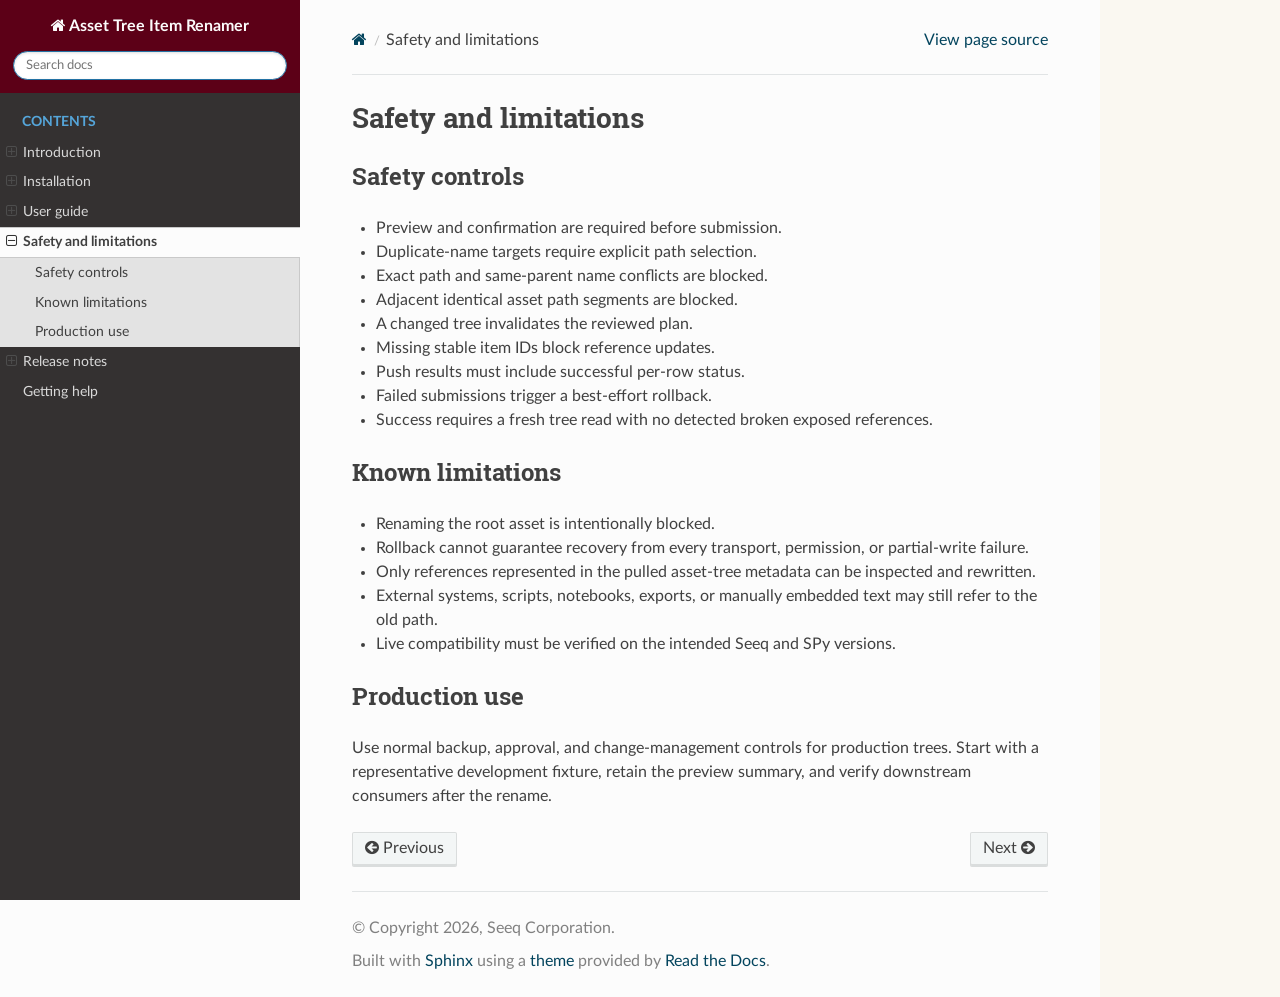
<file: safety.html>
<!DOCTYPE html>
<html class="writer-html5" lang="en" data-content_root="./">
<head>
  <meta charset="utf-8" /><meta name="viewport" content="width=device-width, initial-scale=1" />

  <meta name="viewport" content="width=device-width, initial-scale=1.0" />
  <title>Safety and limitations &mdash; Asset Tree Item Renamer 0.8.0 documentation</title>
      <link rel="stylesheet" type="text/css" href="_static/pygments.css?v=b86133f3" />
      <link rel="stylesheet" type="text/css" href="_static/css/theme.css?v=9edc463e" />
      <link rel="stylesheet" type="text/css" href="_static/custom.css?v=423076b6" />

  
      <script src="_static/jquery.js?v=5d32c60e"></script>
      <script src="_static/_sphinx_javascript_frameworks_compat.js?v=2cd50e6c"></script>
      <script src="_static/documentation_options.js?v=486e5634"></script>
      <script src="_static/doctools.js?v=9bcbadda"></script>
      <script src="_static/sphinx_highlight.js?v=dc90522c"></script>
    <script src="_static/js/theme.js"></script>
    <link rel="index" title="Index" href="genindex.html" />
    <link rel="search" title="Search" href="search.html" />
    <link rel="next" title="Release notes" href="release-notes.html" />
    <link rel="prev" title="User guide" href="user-guide.html" /> 
</head>

<body class="wy-body-for-nav"> 
  <div class="wy-grid-for-nav">
    <nav data-toggle="wy-nav-shift" class="wy-nav-side">
      <div class="wy-side-scroll">
        <div class="wy-side-nav-search" >

          
          
          <a href="index.html" class="icon icon-home">
            Asset Tree Item Renamer
          </a>
<div role="search">
  <form id="rtd-search-form" class="wy-form" action="search.html" method="get">
    <input type="text" name="q" placeholder="Search docs" aria-label="Search docs" />
    <input type="hidden" name="check_keywords" value="yes" />
    <input type="hidden" name="area" value="default" />
  </form>
</div>
        </div><div class="wy-menu wy-menu-vertical" data-spy="affix" role="navigation" aria-label="Navigation menu">
              <p class="caption" role="heading"><span class="caption-text">Contents</span></p>
<ul class="current">
<li class="toctree-l1"><a class="reference internal" href="introduction.html">Introduction</a><ul>
<li class="toctree-l2"><a class="reference internal" href="introduction.html#audience">Audience</a></li>
</ul>
</li>
<li class="toctree-l1"><a class="reference internal" href="installation.html">Installation</a><ul>
<li class="toctree-l2"><a class="reference internal" href="installation.html#prerequisites">Prerequisites</a></li>
<li class="toctree-l2"><a class="reference internal" href="installation.html#install-from-add-on-manager">Install from Add-on Manager</a></li>
<li class="toctree-l2"><a class="reference internal" href="installation.html#update-an-existing-installation">Update an existing installation</a></li>
<li class="toctree-l2"><a class="reference internal" href="installation.html#internal-quality-assurance-or-one-off-installation">Internal Quality Assurance or one-off installation</a></li>
<li class="toctree-l2"><a class="reference internal" href="installation.html#post-installation-verification">Post-installation verification</a></li>
</ul>
</li>
<li class="toctree-l1"><a class="reference internal" href="user-guide.html">User guide</a><ul>
<li class="toctree-l2"><a class="reference internal" href="user-guide.html#prepare">Prepare</a></li>
<li class="toctree-l2"><a class="reference internal" href="user-guide.html#preview-the-rename">Preview the rename</a></li>
<li class="toctree-l2"><a class="reference internal" href="user-guide.html#submit-and-verify">Submit and verify</a></li>
</ul>
</li>
<li class="toctree-l1 current"><a class="current reference internal" href="#">Safety and limitations</a><ul>
<li class="toctree-l2"><a class="reference internal" href="#safety-controls">Safety controls</a></li>
<li class="toctree-l2"><a class="reference internal" href="#known-limitations">Known limitations</a></li>
<li class="toctree-l2"><a class="reference internal" href="#production-use">Production use</a></li>
</ul>
</li>
<li class="toctree-l1"><a class="reference internal" href="release-notes.html">Release notes</a><ul>
<li class="toctree-l2"><a class="reference internal" href="release-notes.html#deployment-readiness-candidate">0.8.0 - deployment-readiness candidate</a></li>
<li class="toctree-l2"><a class="reference internal" href="release-notes.html#id1">0.7.0</a></li>
<li class="toctree-l2"><a class="reference internal" href="release-notes.html#id2">0.6.1</a></li>
<li class="toctree-l2"><a class="reference internal" href="release-notes.html#earlier-releases">Earlier releases</a></li>
</ul>
</li>
<li class="toctree-l1"><a class="reference internal" href="getting-help.html">Getting help</a></li>
</ul>

        </div>
      </div>
    </nav>

    <section data-toggle="wy-nav-shift" class="wy-nav-content-wrap"><nav class="wy-nav-top" aria-label="Mobile navigation menu" >
          <i data-toggle="wy-nav-top" class="fa fa-bars"></i>
          <a href="index.html">Asset Tree Item Renamer</a>
      </nav>

      <div class="wy-nav-content">
        <div class="rst-content">
          <div role="navigation" aria-label="Page navigation">
  <ul class="wy-breadcrumbs">
      <li><a href="index.html" class="icon icon-home" aria-label="Home"></a></li>
      <li class="breadcrumb-item active">Safety and limitations</li>
      <li class="wy-breadcrumbs-aside">
            <a href="_sources/safety.rst.txt" rel="nofollow"> View page source</a>
      </li>
  </ul>
  <hr/>
</div>
          <div role="main" class="document" itemscope="itemscope" itemtype="http://schema.org/Article">
           <div itemprop="articleBody">
             
  <section id="safety-and-limitations">
<h1>Safety and limitations<a class="headerlink" href="#safety-and-limitations" title="Link to this heading"></a></h1>
<section id="safety-controls">
<h2>Safety controls<a class="headerlink" href="#safety-controls" title="Link to this heading"></a></h2>
<ul class="simple">
<li><p>Preview and confirmation are required before submission.</p></li>
<li><p>Duplicate-name targets require explicit path selection.</p></li>
<li><p>Exact path and same-parent name conflicts are blocked.</p></li>
<li><p>Adjacent identical asset path segments are blocked.</p></li>
<li><p>A changed tree invalidates the reviewed plan.</p></li>
<li><p>Missing stable item IDs block reference updates.</p></li>
<li><p>Push results must include successful per-row status.</p></li>
<li><p>Failed submissions trigger a best-effort rollback.</p></li>
<li><p>Success requires a fresh tree read with no detected broken exposed references.</p></li>
</ul>
</section>
<section id="known-limitations">
<h2>Known limitations<a class="headerlink" href="#known-limitations" title="Link to this heading"></a></h2>
<ul class="simple">
<li><p>Renaming the root asset is intentionally blocked.</p></li>
<li><p>Rollback cannot guarantee recovery from every transport, permission, or partial-write failure.</p></li>
<li><p>Only references represented in the pulled asset-tree metadata can be inspected and rewritten.</p></li>
<li><p>External systems, scripts, notebooks, exports, or manually embedded text may still refer to the old path.</p></li>
<li><p>Live compatibility must be verified on the intended Seeq and SPy versions.</p></li>
</ul>
</section>
<section id="production-use">
<h2>Production use<a class="headerlink" href="#production-use" title="Link to this heading"></a></h2>
<p>Use normal backup, approval, and change-management controls for production trees. Start with a representative development fixture, retain the preview summary, and verify downstream consumers after the rename.</p>
</section>
</section>


           </div>
          </div>
          <footer><div class="rst-footer-buttons" role="navigation" aria-label="Footer">
        <a href="user-guide.html" class="btn btn-neutral float-left" title="User guide" accesskey="p" rel="prev"><span class="fa fa-arrow-circle-left" aria-hidden="true"></span> Previous</a>
        <a href="release-notes.html" class="btn btn-neutral float-right" title="Release notes" accesskey="n" rel="next">Next <span class="fa fa-arrow-circle-right" aria-hidden="true"></span></a>
    </div>

  <hr/>

  <div role="contentinfo">
    <p>&#169; Copyright 2026, Seeq Corporation.</p>
  </div>

  Built with <a href="https://www.sphinx-doc.org/">Sphinx</a> using a
    <a href="https://github.com/readthedocs/sphinx_rtd_theme">theme</a>
    provided by <a href="https://readthedocs.org">Read the Docs</a>.
   

</footer>
        </div>
      </div>
    </section>
  </div>
  <script>
      jQuery(function () {
          SphinxRtdTheme.Navigation.enable(true);
      });
  </script> 

</body>
</html>
</file>
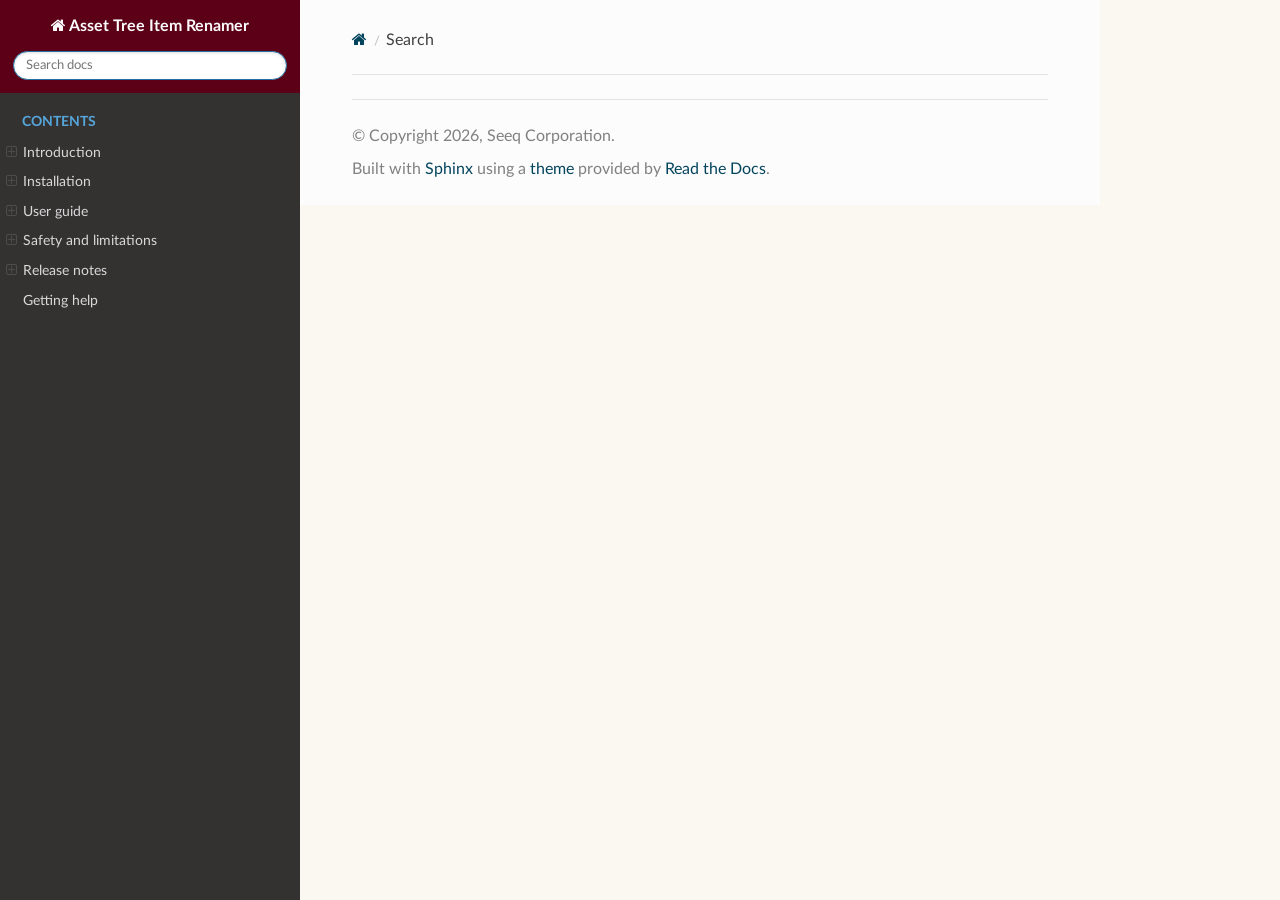
<file: search.html>
<!DOCTYPE html>
<html class="writer-html5" lang="en" data-content_root="./">
<head>
  <meta charset="utf-8" />
  <meta name="viewport" content="width=device-width, initial-scale=1.0" />
  <title>Search &mdash; Asset Tree Item Renamer 0.8.0 documentation</title>
      <link rel="stylesheet" type="text/css" href="_static/pygments.css?v=b86133f3" />
      <link rel="stylesheet" type="text/css" href="_static/css/theme.css?v=9edc463e" />
      <link rel="stylesheet" type="text/css" href="_static/custom.css?v=423076b6" />

  
    
      <script src="_static/jquery.js?v=5d32c60e"></script>
      <script src="_static/_sphinx_javascript_frameworks_compat.js?v=2cd50e6c"></script>
      <script src="_static/documentation_options.js?v=486e5634"></script>
      <script src="_static/doctools.js?v=9bcbadda"></script>
      <script src="_static/sphinx_highlight.js?v=dc90522c"></script>
    <script src="_static/js/theme.js"></script>
    <script src="_static/searchtools.js"></script>
    <script src="_static/language_data.js"></script>
    <link rel="index" title="Index" href="genindex.html" />
    <link rel="search" title="Search" href="#" /> 
</head>

<body class="wy-body-for-nav"> 
  <div class="wy-grid-for-nav">
    <nav data-toggle="wy-nav-shift" class="wy-nav-side">
      <div class="wy-side-scroll">
        <div class="wy-side-nav-search" >

          
          
          <a href="index.html" class="icon icon-home">
            Asset Tree Item Renamer
          </a>
<div role="search">
  <form id="rtd-search-form" class="wy-form" action="#" method="get">
    <input type="text" name="q" placeholder="Search docs" aria-label="Search docs" />
    <input type="hidden" name="check_keywords" value="yes" />
    <input type="hidden" name="area" value="default" />
  </form>
</div>
        </div><div class="wy-menu wy-menu-vertical" data-spy="affix" role="navigation" aria-label="Navigation menu">
              <p class="caption" role="heading"><span class="caption-text">Contents</span></p>
<ul>
<li class="toctree-l1"><a class="reference internal" href="introduction.html">Introduction</a><ul>
<li class="toctree-l2"><a class="reference internal" href="introduction.html#audience">Audience</a></li>
</ul>
</li>
<li class="toctree-l1"><a class="reference internal" href="installation.html">Installation</a><ul>
<li class="toctree-l2"><a class="reference internal" href="installation.html#prerequisites">Prerequisites</a></li>
<li class="toctree-l2"><a class="reference internal" href="installation.html#install-from-add-on-manager">Install from Add-on Manager</a></li>
<li class="toctree-l2"><a class="reference internal" href="installation.html#update-an-existing-installation">Update an existing installation</a></li>
<li class="toctree-l2"><a class="reference internal" href="installation.html#internal-quality-assurance-or-one-off-installation">Internal Quality Assurance or one-off installation</a></li>
<li class="toctree-l2"><a class="reference internal" href="installation.html#post-installation-verification">Post-installation verification</a></li>
</ul>
</li>
<li class="toctree-l1"><a class="reference internal" href="user-guide.html">User guide</a><ul>
<li class="toctree-l2"><a class="reference internal" href="user-guide.html#prepare">Prepare</a></li>
<li class="toctree-l2"><a class="reference internal" href="user-guide.html#preview-the-rename">Preview the rename</a></li>
<li class="toctree-l2"><a class="reference internal" href="user-guide.html#submit-and-verify">Submit and verify</a></li>
</ul>
</li>
<li class="toctree-l1"><a class="reference internal" href="safety.html">Safety and limitations</a><ul>
<li class="toctree-l2"><a class="reference internal" href="safety.html#safety-controls">Safety controls</a></li>
<li class="toctree-l2"><a class="reference internal" href="safety.html#known-limitations">Known limitations</a></li>
<li class="toctree-l2"><a class="reference internal" href="safety.html#production-use">Production use</a></li>
</ul>
</li>
<li class="toctree-l1"><a class="reference internal" href="release-notes.html">Release notes</a><ul>
<li class="toctree-l2"><a class="reference internal" href="release-notes.html#deployment-readiness-candidate">0.8.0 - deployment-readiness candidate</a></li>
<li class="toctree-l2"><a class="reference internal" href="release-notes.html#id1">0.7.0</a></li>
<li class="toctree-l2"><a class="reference internal" href="release-notes.html#id2">0.6.1</a></li>
<li class="toctree-l2"><a class="reference internal" href="release-notes.html#earlier-releases">Earlier releases</a></li>
</ul>
</li>
<li class="toctree-l1"><a class="reference internal" href="getting-help.html">Getting help</a></li>
</ul>

        </div>
      </div>
    </nav>

    <section data-toggle="wy-nav-shift" class="wy-nav-content-wrap"><nav class="wy-nav-top" aria-label="Mobile navigation menu" >
          <i data-toggle="wy-nav-top" class="fa fa-bars"></i>
          <a href="index.html">Asset Tree Item Renamer</a>
      </nav>

      <div class="wy-nav-content">
        <div class="rst-content">
          <div role="navigation" aria-label="Page navigation">
  <ul class="wy-breadcrumbs">
      <li><a href="index.html" class="icon icon-home" aria-label="Home"></a></li>
      <li class="breadcrumb-item active">Search</li>
      <li class="wy-breadcrumbs-aside">
      </li>
  </ul>
  <hr/>
</div>
          <div role="main" class="document" itemscope="itemscope" itemtype="http://schema.org/Article">
           <div itemprop="articleBody">
             
  <noscript>
  <div id="fallback" class="admonition warning">
    <p class="last">
      Please activate JavaScript to enable the search functionality.
    </p>
  </div>
  </noscript>

  
  <div id="search-results">
  
  </div>

           </div>
          </div>
          <footer>

  <hr/>

  <div role="contentinfo">
    <p>&#169; Copyright 2026, Seeq Corporation.</p>
  </div>

  Built with <a href="https://www.sphinx-doc.org/">Sphinx</a> using a
    <a href="https://github.com/readthedocs/sphinx_rtd_theme">theme</a>
    provided by <a href="https://readthedocs.org">Read the Docs</a>.
   

</footer>
        </div>
      </div>
    </section>
  </div>
  <script>
      jQuery(function () {
          SphinxRtdTheme.Navigation.enable(true);
      });
  </script>
  <script>
    jQuery(function() { Search.loadIndex("searchindex.js"); });
  </script>
  
  <script id="searchindexloader"></script>
   


</body>
</html>
</file>
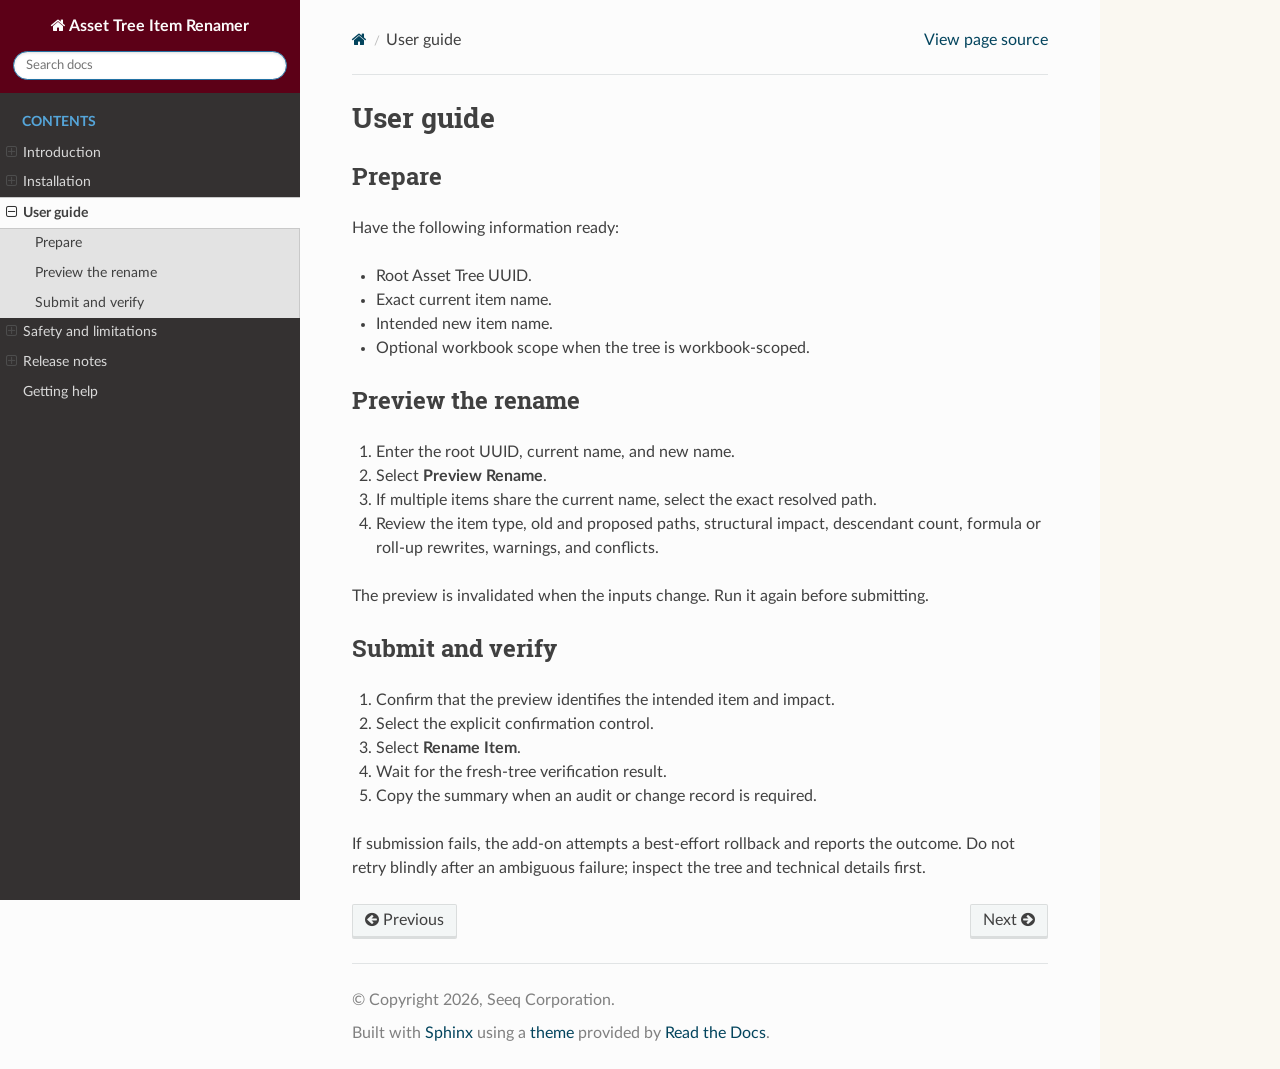
<file: user-guide.html>
<!DOCTYPE html>
<html class="writer-html5" lang="en" data-content_root="./">
<head>
  <meta charset="utf-8" /><meta name="viewport" content="width=device-width, initial-scale=1" />

  <meta name="viewport" content="width=device-width, initial-scale=1.0" />
  <title>User guide &mdash; Asset Tree Item Renamer 0.8.0 documentation</title>
      <link rel="stylesheet" type="text/css" href="_static/pygments.css?v=b86133f3" />
      <link rel="stylesheet" type="text/css" href="_static/css/theme.css?v=9edc463e" />
      <link rel="stylesheet" type="text/css" href="_static/custom.css?v=423076b6" />

  
      <script src="_static/jquery.js?v=5d32c60e"></script>
      <script src="_static/_sphinx_javascript_frameworks_compat.js?v=2cd50e6c"></script>
      <script src="_static/documentation_options.js?v=486e5634"></script>
      <script src="_static/doctools.js?v=9bcbadda"></script>
      <script src="_static/sphinx_highlight.js?v=dc90522c"></script>
    <script src="_static/js/theme.js"></script>
    <link rel="index" title="Index" href="genindex.html" />
    <link rel="search" title="Search" href="search.html" />
    <link rel="next" title="Safety and limitations" href="safety.html" />
    <link rel="prev" title="Installation" href="installation.html" /> 
</head>

<body class="wy-body-for-nav"> 
  <div class="wy-grid-for-nav">
    <nav data-toggle="wy-nav-shift" class="wy-nav-side">
      <div class="wy-side-scroll">
        <div class="wy-side-nav-search" >

          
          
          <a href="index.html" class="icon icon-home">
            Asset Tree Item Renamer
          </a>
<div role="search">
  <form id="rtd-search-form" class="wy-form" action="search.html" method="get">
    <input type="text" name="q" placeholder="Search docs" aria-label="Search docs" />
    <input type="hidden" name="check_keywords" value="yes" />
    <input type="hidden" name="area" value="default" />
  </form>
</div>
        </div><div class="wy-menu wy-menu-vertical" data-spy="affix" role="navigation" aria-label="Navigation menu">
              <p class="caption" role="heading"><span class="caption-text">Contents</span></p>
<ul class="current">
<li class="toctree-l1"><a class="reference internal" href="introduction.html">Introduction</a><ul>
<li class="toctree-l2"><a class="reference internal" href="introduction.html#audience">Audience</a></li>
</ul>
</li>
<li class="toctree-l1"><a class="reference internal" href="installation.html">Installation</a><ul>
<li class="toctree-l2"><a class="reference internal" href="installation.html#prerequisites">Prerequisites</a></li>
<li class="toctree-l2"><a class="reference internal" href="installation.html#install-from-add-on-manager">Install from Add-on Manager</a></li>
<li class="toctree-l2"><a class="reference internal" href="installation.html#update-an-existing-installation">Update an existing installation</a></li>
<li class="toctree-l2"><a class="reference internal" href="installation.html#internal-quality-assurance-or-one-off-installation">Internal Quality Assurance or one-off installation</a></li>
<li class="toctree-l2"><a class="reference internal" href="installation.html#post-installation-verification">Post-installation verification</a></li>
</ul>
</li>
<li class="toctree-l1 current"><a class="current reference internal" href="#">User guide</a><ul>
<li class="toctree-l2"><a class="reference internal" href="#prepare">Prepare</a></li>
<li class="toctree-l2"><a class="reference internal" href="#preview-the-rename">Preview the rename</a></li>
<li class="toctree-l2"><a class="reference internal" href="#submit-and-verify">Submit and verify</a></li>
</ul>
</li>
<li class="toctree-l1"><a class="reference internal" href="safety.html">Safety and limitations</a><ul>
<li class="toctree-l2"><a class="reference internal" href="safety.html#safety-controls">Safety controls</a></li>
<li class="toctree-l2"><a class="reference internal" href="safety.html#known-limitations">Known limitations</a></li>
<li class="toctree-l2"><a class="reference internal" href="safety.html#production-use">Production use</a></li>
</ul>
</li>
<li class="toctree-l1"><a class="reference internal" href="release-notes.html">Release notes</a><ul>
<li class="toctree-l2"><a class="reference internal" href="release-notes.html#deployment-readiness-candidate">0.8.0 - deployment-readiness candidate</a></li>
<li class="toctree-l2"><a class="reference internal" href="release-notes.html#id1">0.7.0</a></li>
<li class="toctree-l2"><a class="reference internal" href="release-notes.html#id2">0.6.1</a></li>
<li class="toctree-l2"><a class="reference internal" href="release-notes.html#earlier-releases">Earlier releases</a></li>
</ul>
</li>
<li class="toctree-l1"><a class="reference internal" href="getting-help.html">Getting help</a></li>
</ul>

        </div>
      </div>
    </nav>

    <section data-toggle="wy-nav-shift" class="wy-nav-content-wrap"><nav class="wy-nav-top" aria-label="Mobile navigation menu" >
          <i data-toggle="wy-nav-top" class="fa fa-bars"></i>
          <a href="index.html">Asset Tree Item Renamer</a>
      </nav>

      <div class="wy-nav-content">
        <div class="rst-content">
          <div role="navigation" aria-label="Page navigation">
  <ul class="wy-breadcrumbs">
      <li><a href="index.html" class="icon icon-home" aria-label="Home"></a></li>
      <li class="breadcrumb-item active">User guide</li>
      <li class="wy-breadcrumbs-aside">
            <a href="_sources/user-guide.rst.txt" rel="nofollow"> View page source</a>
      </li>
  </ul>
  <hr/>
</div>
          <div role="main" class="document" itemscope="itemscope" itemtype="http://schema.org/Article">
           <div itemprop="articleBody">
             
  <section id="user-guide">
<h1>User guide<a class="headerlink" href="#user-guide" title="Link to this heading"></a></h1>
<section id="prepare">
<h2>Prepare<a class="headerlink" href="#prepare" title="Link to this heading"></a></h2>
<p>Have the following information ready:</p>
<ul class="simple">
<li><p>Root Asset Tree UUID.</p></li>
<li><p>Exact current item name.</p></li>
<li><p>Intended new item name.</p></li>
<li><p>Optional workbook scope when the tree is workbook-scoped.</p></li>
</ul>
</section>
<section id="preview-the-rename">
<h2>Preview the rename<a class="headerlink" href="#preview-the-rename" title="Link to this heading"></a></h2>
<ol class="arabic simple">
<li><p>Enter the root UUID, current name, and new name.</p></li>
<li><p>Select <strong>Preview Rename</strong>.</p></li>
<li><p>If multiple items share the current name, select the exact resolved path.</p></li>
<li><p>Review the item type, old and proposed paths, structural impact, descendant count, formula or roll-up rewrites, warnings, and conflicts.</p></li>
</ol>
<p>The preview is invalidated when the inputs change. Run it again before submitting.</p>
</section>
<section id="submit-and-verify">
<h2>Submit and verify<a class="headerlink" href="#submit-and-verify" title="Link to this heading"></a></h2>
<ol class="arabic simple">
<li><p>Confirm that the preview identifies the intended item and impact.</p></li>
<li><p>Select the explicit confirmation control.</p></li>
<li><p>Select <strong>Rename Item</strong>.</p></li>
<li><p>Wait for the fresh-tree verification result.</p></li>
<li><p>Copy the summary when an audit or change record is required.</p></li>
</ol>
<p>If submission fails, the add-on attempts a best-effort rollback and reports the outcome. Do not retry blindly after an ambiguous failure; inspect the tree and technical details first.</p>
</section>
</section>


           </div>
          </div>
          <footer><div class="rst-footer-buttons" role="navigation" aria-label="Footer">
        <a href="installation.html" class="btn btn-neutral float-left" title="Installation" accesskey="p" rel="prev"><span class="fa fa-arrow-circle-left" aria-hidden="true"></span> Previous</a>
        <a href="safety.html" class="btn btn-neutral float-right" title="Safety and limitations" accesskey="n" rel="next">Next <span class="fa fa-arrow-circle-right" aria-hidden="true"></span></a>
    </div>

  <hr/>

  <div role="contentinfo">
    <p>&#169; Copyright 2026, Seeq Corporation.</p>
  </div>

  Built with <a href="https://www.sphinx-doc.org/">Sphinx</a> using a
    <a href="https://github.com/readthedocs/sphinx_rtd_theme">theme</a>
    provided by <a href="https://readthedocs.org">Read the Docs</a>.
   

</footer>
        </div>
      </div>
    </section>
  </div>
  <script>
      jQuery(function () {
          SphinxRtdTheme.Navigation.enable(true);
      });
  </script> 

</body>
</html>
</file>
<file: _static/pygments.css>
pre { line-height: 125%; }
td.linenos .normal { color: inherit; background-color: transparent; padding-left: 5px; padding-right: 5px; }
span.linenos { color: inherit; background-color: transparent; padding-left: 5px; padding-right: 5px; }
td.linenos .special { color: #000000; background-color: #ffffc0; padding-left: 5px; padding-right: 5px; }
span.linenos.special { color: #000000; background-color: #ffffc0; padding-left: 5px; padding-right: 5px; }
.highlight .hll { background-color: #ffffcc }
.highlight { background: #f8f8f8; }
.highlight .c { color: #3D7B7B; font-style: italic } /* Comment */
.highlight .err { border: 1px solid #F00 } /* Error */
.highlight .k { color: #008000; font-weight: bold } /* Keyword */
.highlight .o { color: #666 } /* Operator */
.highlight .ch { color: #3D7B7B; font-style: italic } /* Comment.Hashbang */
.highlight .cm { color: #3D7B7B; font-style: italic } /* Comment.Multiline */
.highlight .cp { color: #9C6500 } /* Comment.Preproc */
.highlight .cpf { color: #3D7B7B; font-style: italic } /* Comment.PreprocFile */
.highlight .c1 { color: #3D7B7B; font-style: italic } /* Comment.Single */
.highlight .cs { color: #3D7B7B; font-style: italic } /* Comment.Special */
.highlight .gd { color: #A00000 } /* Generic.Deleted */
.highlight .ge { font-style: italic } /* Generic.Emph */
.highlight .ges { font-weight: bold; font-style: italic } /* Generic.EmphStrong */
.highlight .gr { color: #E40000 } /* Generic.Error */
.highlight .gh { color: #000080; font-weight: bold } /* Generic.Heading */
.highlight .gi { color: #008400 } /* Generic.Inserted */
.highlight .go { color: #717171 } /* Generic.Output */
.highlight .gp { color: #000080; font-weight: bold } /* Generic.Prompt */
.highlight .gs { font-weight: bold } /* Generic.Strong */
.highlight .gu { color: #800080; font-weight: bold } /* Generic.Subheading */
.highlight .gt { color: #04D } /* Generic.Traceback */
.highlight .kc { color: #008000; font-weight: bold } /* Keyword.Constant */
.highlight .kd { color: #008000; font-weight: bold } /* Keyword.Declaration */
.highlight .kn { color: #008000; font-weight: bold } /* Keyword.Namespace */
.highlight .kp { color: #008000 } /* Keyword.Pseudo */
.highlight .kr { color: #008000; font-weight: bold } /* Keyword.Reserved */
.highlight .kt { color: #B00040 } /* Keyword.Type */
.highlight .m { color: #666 } /* Literal.Number */
.highlight .s { color: #BA2121 } /* Literal.String */
.highlight .na { color: #687822 } /* Name.Attribute */
.highlight .nb { color: #008000 } /* Name.Builtin */
.highlight .nc { color: #00F; font-weight: bold } /* Name.Class */
.highlight .no { color: #800 } /* Name.Constant */
.highlight .nd { color: #A2F } /* Name.Decorator */
.highlight .ni { color: #717171; font-weight: bold } /* Name.Entity */
.highlight .ne { color: #CB3F38; font-weight: bold } /* Name.Exception */
.highlight .nf { color: #00F } /* Name.Function */
.highlight .nl { color: #767600 } /* Name.Label */
.highlight .nn { color: #00F; font-weight: bold } /* Name.Namespace */
.highlight .nt { color: #008000; font-weight: bold } /* Name.Tag */
.highlight .nv { color: #19177C } /* Name.Variable */
.highlight .ow { color: #A2F; font-weight: bold } /* Operator.Word */
.highlight .w { color: #BBB } /* Text.Whitespace */
.highlight .mb { color: #666 } /* Literal.Number.Bin */
.highlight .mf { color: #666 } /* Literal.Number.Float */
.highlight .mh { color: #666 } /* Literal.Number.Hex */
.highlight .mi { color: #666 } /* Literal.Number.Integer */
.highlight .mo { color: #666 } /* Literal.Number.Oct */
.highlight .sa { color: #BA2121 } /* Literal.String.Affix */
.highlight .sb { color: #BA2121 } /* Literal.String.Backtick */
.highlight .sc { color: #BA2121 } /* Literal.String.Char */
.highlight .dl { color: #BA2121 } /* Literal.String.Delimiter */
.highlight .sd { color: #BA2121; font-style: italic } /* Literal.String.Doc */
.highlight .s2 { color: #BA2121 } /* Literal.String.Double */
.highlight .se { color: #AA5D1F; font-weight: bold } /* Literal.String.Escape */
.highlight .sh { color: #BA2121 } /* Literal.String.Heredoc */
.highlight .si { color: #A45A77; font-weight: bold } /* Literal.String.Interpol */
.highlight .sx { color: #008000 } /* Literal.String.Other */
.highlight .sr { color: #A45A77 } /* Literal.String.Regex */
.highlight .s1 { color: #BA2121 } /* Literal.String.Single */
.highlight .ss { color: #19177C } /* Literal.String.Symbol */
.highlight .bp { color: #008000 } /* Name.Builtin.Pseudo */
.highlight .fm { color: #00F } /* Name.Function.Magic */
.highlight .vc { color: #19177C } /* Name.Variable.Class */
.highlight .vg { color: #19177C } /* Name.Variable.Global */
.highlight .vi { color: #19177C } /* Name.Variable.Instance */
.highlight .vm { color: #19177C } /* Name.Variable.Magic */
.highlight .il { color: #666 } /* Literal.Number.Integer.Long */
</file>
<file: _static/css/theme.css>
html{box-sizing:border-box}*,:after,:before{box-sizing:inherit}article,aside,details,figcaption,figure,footer,header,hgroup,nav,section{display:block}audio,canvas,video{display:inline-block;*display:inline;*zoom:1}[hidden],audio:not([controls]){display:none}*{-webkit-box-sizing:border-box;-moz-box-sizing:border-box;box-sizing:border-box}html{font-size:100%;-webkit-text-size-adjust:100%;-ms-text-size-adjust:100%}body{margin:0}a:active,a:hover{outline:0}abbr[title]{border-bottom:1px dotted}b,strong{font-weight:700}blockquote{margin:0}dfn{font-style:italic}ins{background:#ff9;text-decoration:none}ins,mark{color:#000}mark{background:#ff0;font-style:italic;font-weight:700}.rst-content code,.rst-content tt,code,kbd,pre,samp{font-family:monospace,serif;_font-family:courier new,monospace;font-size:1em}pre{white-space:pre}q{quotes:none}q:after,q:before{content:"";content:none}small{font-size:85%}sub,sup{font-size:75%;line-height:0;position:relative;vertical-align:baseline}sup{top:-.5em}sub{bottom:-.25em}dl,ol,ul{margin:0;padding:0;list-style:none;list-style-image:none}li{list-style:none}dd{margin:0}img{border:0;-ms-interpolation-mode:bicubic;vertical-align:middle;max-width:100%}svg:not(:root){overflow:hidden}figure,form{margin:0}label{cursor:pointer}button,input,select,textarea{font-size:100%;margin:0;vertical-align:baseline;*vertical-align:middle}button,input{line-height:normal}button,input[type=button],input[type=reset],input[type=submit]{cursor:pointer;-webkit-appearance:button;*overflow:visible}button[disabled],input[disabled]{cursor:default}input[type=search]{-webkit-appearance:textfield;-moz-box-sizing:content-box;-webkit-box-sizing:content-box;box-sizing:content-box}textarea{resize:vertical}table{border-collapse:collapse;border-spacing:0}td{vertical-align:top}.chromeframe{margin:.2em 0;background:#ccc;color:#000;padding:.2em 0}.ir{display:block;border:0;text-indent:-999em;overflow:hidden;background-color:transparent;background-repeat:no-repeat;text-align:left;direction:ltr;*line-height:0}.ir br{display:none}.hidden{display:none!important;visibility:hidden}.visuallyhidden{border:0;clip:rect(0 0 0 0);height:1px;margin:-1px;overflow:hidden;padding:0;position:absolute;width:1px}.visuallyhidden.focusable:active,.visuallyhidden.focusable:focus{clip:auto;height:auto;margin:0;overflow:visible;position:static;width:auto}.invisible{visibility:hidden}.relative{position:relative}big,small{font-size:100%}@media print{body,html,section{background:none!important}*{box-shadow:none!important;text-shadow:none!important;filter:none!important;-ms-filter:none!important}a,a:visited{text-decoration:underline}.ir a:after,a[href^="#"]:after,a[href^="javascript:"]:after{content:""}blockquote,pre{page-break-inside:avoid}thead{display:table-header-group}img,tr{page-break-inside:avoid}img{max-width:100%!important}@page{margin:.5cm}.rst-content .toctree-wrapper>p.caption,h2,h3,p{orphans:3;widows:3}.rst-content .toctree-wrapper>p.caption,h2,h3{page-break-after:avoid}}.btn,.fa:before,.icon:before,.rst-content .admonition,.rst-content .admonition-title:before,.rst-content .admonition-todo,.rst-content .attention,.rst-content .caution,.rst-content .code-block-caption .headerlink:before,.rst-content .danger,.rst-content .eqno .headerlink:before,.rst-content .error,.rst-content .hint,.rst-content .important,.rst-content .note,.rst-content .seealso,.rst-content .tip,.rst-content .warning,.rst-content code.download span:first-child:before,.rst-content dl dt .headerlink:before,.rst-content h1 .headerlink:before,.rst-content h2 .headerlink:before,.rst-content h3 .headerlink:before,.rst-content h4 .headerlink:before,.rst-content h5 .headerlink:before,.rst-content h6 .headerlink:before,.rst-content p.caption .headerlink:before,.rst-content p .headerlink:before,.rst-content table>caption .headerlink:before,.rst-content tt.download span:first-child:before,.wy-alert,.wy-dropdown .caret:before,.wy-inline-validate.wy-inline-validate-danger .wy-input-context:before,.wy-inline-validate.wy-inline-validate-info .wy-input-context:before,.wy-inline-validate.wy-inline-validate-success .wy-input-context:before,.wy-inline-validate.wy-inline-validate-warning .wy-input-context:before,.wy-menu-vertical li.current>a button.toctree-expand:before,.wy-menu-vertical li.on a button.toctree-expand:before,.wy-menu-vertical li button.toctree-expand:before,input[type=color],input[type=date],input[type=datetime-local],input[type=datetime],input[type=email],input[type=month],input[type=number],input[type=password],input[type=search],input[type=tel],input[type=text],input[type=time],input[type=url],input[type=week],select,textarea{-webkit-font-smoothing:antialiased}.clearfix{*zoom:1}.clearfix:after,.clearfix:before{display:table;content:""}.clearfix:after{clear:both}/*!
 *  Font Awesome 4.7.0 by @davegandy - http://fontawesome.io - @fontawesome
 *  License - http://fontawesome.io/license (Font: SIL OFL 1.1, CSS: MIT License)
 */@font-face{font-family:FontAwesome;src:url(fonts/fontawesome-webfont.eot?674f50d287a8c48dc19ba404d20fe713);src:url(fonts/fontawesome-webfont.eot?674f50d287a8c48dc19ba404d20fe713?#iefix&v=4.7.0) format("embedded-opentype"),url(fonts/fontawesome-webfont.woff2?af7ae505a9eed503f8b8e6982036873e) format("woff2"),url(fonts/fontawesome-webfont.woff?fee66e712a8a08eef5805a46892932ad) format("woff"),url(fonts/fontawesome-webfont.ttf?b06871f281fee6b241d60582ae9369b9) format("truetype"),url(fonts/fontawesome-webfont.svg?912ec66d7572ff821749319396470bde#fontawesomeregular) format("svg");font-weight:400;font-style:normal}.fa,.icon,.rst-content .admonition-title,.rst-content .code-block-caption .headerlink,.rst-content .eqno .headerlink,.rst-content code.download span:first-child,.rst-content dl dt .headerlink,.rst-content h1 .headerlink,.rst-content h2 .headerlink,.rst-content h3 .headerlink,.rst-content h4 .headerlink,.rst-content h5 .headerlink,.rst-content h6 .headerlink,.rst-content p.caption .headerlink,.rst-content p .headerlink,.rst-content table>caption .headerlink,.rst-content tt.download span:first-child,.wy-menu-vertical li.current>a button.toctree-expand,.wy-menu-vertical li.on a button.toctree-expand,.wy-menu-vertical li button.toctree-expand{display:inline-block;font:normal normal normal 14px/1 FontAwesome;font-size:inherit;text-rendering:auto;-webkit-font-smoothing:antialiased;-moz-osx-font-smoothing:grayscale}.fa-lg{font-size:1.33333em;line-height:.75em;vertical-align:-15%}.fa-2x{font-size:2em}.fa-3x{font-size:3em}.fa-4x{font-size:4em}.fa-5x{font-size:5em}.fa-fw{width:1.28571em;text-align:center}.fa-ul{padding-left:0;margin-left:2.14286em;list-style-type:none}.fa-ul>li{position:relative}.fa-li{position:absolute;left:-2.14286em;width:2.14286em;top:.14286em;text-align:center}.fa-li.fa-lg{left:-1.85714em}.fa-border{padding:.2em .25em .15em;border:.08em solid #eee;border-radius:.1em}.fa-pull-left{float:left}.fa-pull-right{float:right}.fa-pull-left.icon,.fa.fa-pull-left,.rst-content .code-block-caption .fa-pull-left.headerlink,.rst-content .eqno .fa-pull-left.headerlink,.rst-content .fa-pull-left.admonition-title,.rst-content code.download span.fa-pull-left:first-child,.rst-content dl dt .fa-pull-left.headerlink,.rst-content h1 .fa-pull-left.headerlink,.rst-content h2 .fa-pull-left.headerlink,.rst-content h3 .fa-pull-left.headerlink,.rst-content h4 .fa-pull-left.headerlink,.rst-content h5 .fa-pull-left.headerlink,.rst-content h6 .fa-pull-left.headerlink,.rst-content p .fa-pull-left.headerlink,.rst-content table>caption .fa-pull-left.headerlink,.rst-content tt.download span.fa-pull-left:first-child,.wy-menu-vertical li.current>a button.fa-pull-left.toctree-expand,.wy-menu-vertical li.on a button.fa-pull-left.toctree-expand,.wy-menu-vertical li button.fa-pull-left.toctree-expand{margin-right:.3em}.fa-pull-right.icon,.fa.fa-pull-right,.rst-content .code-block-caption .fa-pull-right.headerlink,.rst-content .eqno .fa-pull-right.headerlink,.rst-content .fa-pull-right.admonition-title,.rst-content code.download span.fa-pull-right:first-child,.rst-content dl dt .fa-pull-right.headerlink,.rst-content h1 .fa-pull-right.headerlink,.rst-content h2 .fa-pull-right.headerlink,.rst-content h3 .fa-pull-right.headerlink,.rst-content h4 .fa-pull-right.headerlink,.rst-content h5 .fa-pull-right.headerlink,.rst-content h6 .fa-pull-right.headerlink,.rst-content p .fa-pull-right.headerlink,.rst-content table>caption .fa-pull-right.headerlink,.rst-content tt.download span.fa-pull-right:first-child,.wy-menu-vertical li.current>a button.fa-pull-right.toctree-expand,.wy-menu-vertical li.on a button.fa-pull-right.toctree-expand,.wy-menu-vertical li button.fa-pull-right.toctree-expand{margin-left:.3em}.pull-right{float:right}.pull-left{float:left}.fa.pull-left,.pull-left.icon,.rst-content .code-block-caption .pull-left.headerlink,.rst-content .eqno .pull-left.headerlink,.rst-content .pull-left.admonition-title,.rst-content code.download span.pull-left:first-child,.rst-content dl dt .pull-left.headerlink,.rst-content h1 .pull-left.headerlink,.rst-content h2 .pull-left.headerlink,.rst-content h3 .pull-left.headerlink,.rst-content h4 .pull-left.headerlink,.rst-content h5 .pull-left.headerlink,.rst-content h6 .pull-left.headerlink,.rst-content p .pull-left.headerlink,.rst-content table>caption .pull-left.headerlink,.rst-content tt.download span.pull-left:first-child,.wy-menu-vertical li.current>a button.pull-left.toctree-expand,.wy-menu-vertical li.on a button.pull-left.toctree-expand,.wy-menu-vertical li button.pull-left.toctree-expand{margin-right:.3em}.fa.pull-right,.pull-right.icon,.rst-content .code-block-caption .pull-right.headerlink,.rst-content .eqno .pull-right.headerlink,.rst-content .pull-right.admonition-title,.rst-content code.download span.pull-right:first-child,.rst-content dl dt .pull-right.headerlink,.rst-content h1 .pull-right.headerlink,.rst-content h2 .pull-right.headerlink,.rst-content h3 .pull-right.headerlink,.rst-content h4 .pull-right.headerlink,.rst-content h5 .pull-right.headerlink,.rst-content h6 .pull-right.headerlink,.rst-content p .pull-right.headerlink,.rst-content table>caption .pull-right.headerlink,.rst-content tt.download span.pull-right:first-child,.wy-menu-vertical li.current>a button.pull-right.toctree-expand,.wy-menu-vertical li.on a button.pull-right.toctree-expand,.wy-menu-vertical li button.pull-right.toctree-expand{margin-left:.3em}.fa-spin{-webkit-animation:fa-spin 2s linear infinite;animation:fa-spin 2s linear infinite}.fa-pulse{-webkit-animation:fa-spin 1s steps(8) infinite;animation:fa-spin 1s steps(8) infinite}@-webkit-keyframes fa-spin{0%{-webkit-transform:rotate(0deg);transform:rotate(0deg)}to{-webkit-transform:rotate(359deg);transform:rotate(359deg)}}@keyframes fa-spin{0%{-webkit-transform:rotate(0deg);transform:rotate(0deg)}to{-webkit-transform:rotate(359deg);transform:rotate(359deg)}}.fa-rotate-90{-ms-filter:"progid:DXImageTransform.Microsoft.BasicImage(rotation=1)";-webkit-transform:rotate(90deg);-ms-transform:rotate(90deg);transform:rotate(90deg)}.fa-rotate-180{-ms-filter:"progid:DXImageTransform.Microsoft.BasicImage(rotation=2)";-webkit-transform:rotate(180deg);-ms-transform:rotate(180deg);transform:rotate(180deg)}.fa-rotate-270{-ms-filter:"progid:DXImageTransform.Microsoft.BasicImage(rotation=3)";-webkit-transform:rotate(270deg);-ms-transform:rotate(270deg);transform:rotate(270deg)}.fa-flip-horizontal{-ms-filter:"progid:DXImageTransform.Microsoft.BasicImage(rotation=0, mirror=1)";-webkit-transform:scaleX(-1);-ms-transform:scaleX(-1);transform:scaleX(-1)}.fa-flip-vertical{-ms-filter:"progid:DXImageTransform.Microsoft.BasicImage(rotation=2, mirror=1)";-webkit-transform:scaleY(-1);-ms-transform:scaleY(-1);transform:scaleY(-1)}:root .fa-flip-horizontal,:root .fa-flip-vertical,:root .fa-rotate-90,:root .fa-rotate-180,:root .fa-rotate-270{filter:none}.fa-stack{position:relative;display:inline-block;width:2em;height:2em;line-height:2em;vertical-align:middle}.fa-stack-1x,.fa-stack-2x{position:absolute;left:0;width:100%;text-align:center}.fa-stack-1x{line-height:inherit}.fa-stack-2x{font-size:2em}.fa-inverse{color:#fff}.fa-glass:before{content:""}.fa-music:before{content:""}.fa-search:before,.icon-search:before{content:""}.fa-envelope-o:before{content:""}.fa-heart:before{content:""}.fa-star:before{content:""}.fa-star-o:before{content:""}.fa-user:before{content:""}.fa-film:before{content:""}.fa-th-large:before{content:""}.fa-th:before{content:""}.fa-th-list:before{content:""}.fa-check:before{content:""}.fa-close:before,.fa-remove:before,.fa-times:before{content:""}.fa-search-plus:before{content:""}.fa-search-minus:before{content:""}.fa-power-off:before{content:""}.fa-signal:before{content:""}.fa-cog:before,.fa-gear:before{content:""}.fa-trash-o:before{content:""}.fa-home:before,.icon-home:before{content:""}.fa-file-o:before{content:""}.fa-clock-o:before{content:""}.fa-road:before{content:""}.fa-download:before,.rst-content code.download span:first-child:before,.rst-content tt.download span:first-child:before{content:""}.fa-arrow-circle-o-down:before{content:""}.fa-arrow-circle-o-up:before{content:""}.fa-inbox:before{content:""}.fa-play-circle-o:before{content:""}.fa-repeat:before,.fa-rotate-right:before{content:""}.fa-refresh:before{content:""}.fa-list-alt:before{content:""}.fa-lock:before{content:""}.fa-flag:before{content:""}.fa-headphones:before{content:""}.fa-volume-off:before{content:""}.fa-volume-down:before{content:""}.fa-volume-up:before{content:""}.fa-qrcode:before{content:""}.fa-barcode:before{content:""}.fa-tag:before{content:""}.fa-tags:before{content:""}.fa-book:before,.icon-book:before{content:""}.fa-bookmark:before{content:""}.fa-print:before{content:""}.fa-camera:before{content:""}.fa-font:before{content:""}.fa-bold:before{content:""}.fa-italic:before{content:""}.fa-text-height:before{content:""}.fa-text-width:before{content:""}.fa-align-left:before{content:""}.fa-align-center:before{content:""}.fa-align-right:before{content:""}.fa-align-justify:before{content:""}.fa-list:before{content:""}.fa-dedent:before,.fa-outdent:before{content:""}.fa-indent:before{content:""}.fa-video-camera:before{content:""}.fa-image:before,.fa-photo:before,.fa-picture-o:before{content:""}.fa-pencil:before{content:""}.fa-map-marker:before{content:""}.fa-adjust:before{content:""}.fa-tint:before{content:""}.fa-edit:before,.fa-pencil-square-o:before{content:""}.fa-share-square-o:before{content:""}.fa-check-square-o:before{content:""}.fa-arrows:before{content:""}.fa-step-backward:before{content:""}.fa-fast-backward:before{content:""}.fa-backward:before{content:""}.fa-play:before{content:""}.fa-pause:before{content:""}.fa-stop:before{content:""}.fa-forward:before{content:""}.fa-fast-forward:before{content:""}.fa-step-forward:before{content:""}.fa-eject:before{content:""}.fa-chevron-left:before{content:""}.fa-chevron-right:before{content:""}.fa-plus-circle:before{content:""}.fa-minus-circle:before{content:""}.fa-times-circle:before,.wy-inline-validate.wy-inline-validate-danger .wy-input-context:before{content:""}.fa-check-circle:before,.wy-inline-validate.wy-inline-validate-success .wy-input-context:before{content:""}.fa-question-circle:before{content:""}.fa-info-circle:before{content:""}.fa-crosshairs:before{content:""}.fa-times-circle-o:before{content:""}.fa-check-circle-o:before{content:""}.fa-ban:before{content:""}.fa-arrow-left:before{content:""}.fa-arrow-right:before{content:""}.fa-arrow-up:before{content:""}.fa-arrow-down:before{content:""}.fa-mail-forward:before,.fa-share:before{content:""}.fa-expand:before{content:""}.fa-compress:before{content:""}.fa-plus:before{content:""}.fa-minus:before{content:""}.fa-asterisk:before{content:""}.fa-exclamation-circle:before,.rst-content .admonition-title:before,.wy-inline-validate.wy-inline-validate-info .wy-input-context:before,.wy-inline-validate.wy-inline-validate-warning .wy-input-context:before{content:""}.fa-gift:before{content:""}.fa-leaf:before{content:""}.fa-fire:before,.icon-fire:before{content:""}.fa-eye:before{content:""}.fa-eye-slash:before{content:""}.fa-exclamation-triangle:before,.fa-warning:before{content:""}.fa-plane:before{content:""}.fa-calendar:before{content:""}.fa-random:before{content:""}.fa-comment:before{content:""}.fa-magnet:before{content:""}.fa-chevron-up:before{content:""}.fa-chevron-down:before{content:""}.fa-retweet:before{content:""}.fa-shopping-cart:before{content:""}.fa-folder:before{content:""}.fa-folder-open:before{content:""}.fa-arrows-v:before{content:""}.fa-arrows-h:before{content:""}.fa-bar-chart-o:before,.fa-bar-chart:before{content:""}.fa-twitter-square:before{content:""}.fa-facebook-square:before{content:""}.fa-camera-retro:before{content:""}.fa-key:before{content:""}.fa-cogs:before,.fa-gears:before{content:""}.fa-comments:before{content:""}.fa-thumbs-o-up:before{content:""}.fa-thumbs-o-down:before{content:""}.fa-star-half:before{content:""}.fa-heart-o:before{content:""}.fa-sign-out:before{content:""}.fa-linkedin-square:before{content:""}.fa-thumb-tack:before{content:""}.fa-external-link:before{content:""}.fa-sign-in:before{content:""}.fa-trophy:before{content:""}.fa-github-square:before{content:""}.fa-upload:before{content:""}.fa-lemon-o:before{content:""}.fa-phone:before{content:""}.fa-square-o:before{content:""}.fa-bookmark-o:before{content:""}.fa-phone-square:before{content:""}.fa-twitter:before{content:""}.fa-facebook-f:before,.fa-facebook:before{content:""}.fa-github:before,.icon-github:before{content:""}.fa-unlock:before{content:""}.fa-credit-card:before{content:""}.fa-feed:before,.fa-rss:before{content:""}.fa-hdd-o:before{content:""}.fa-bullhorn:before{content:""}.fa-bell:before{content:""}.fa-certificate:before{content:""}.fa-hand-o-right:before{content:""}.fa-hand-o-left:before{content:""}.fa-hand-o-up:before{content:""}.fa-hand-o-down:before{content:""}.fa-arrow-circle-left:before,.icon-circle-arrow-left:before{content:""}.fa-arrow-circle-right:before,.icon-circle-arrow-right:before{content:""}.fa-arrow-circle-up:before{content:""}.fa-arrow-circle-down:before{content:""}.fa-globe:before{content:""}.fa-wrench:before{content:""}.fa-tasks:before{content:""}.fa-filter:before{content:""}.fa-briefcase:before{content:""}.fa-arrows-alt:before{content:""}.fa-group:before,.fa-users:before{content:""}.fa-chain:before,.fa-link:before,.icon-link:before{content:""}.fa-cloud:before{content:""}.fa-flask:before{content:""}.fa-cut:before,.fa-scissors:before{content:""}.fa-copy:before,.fa-files-o:before{content:""}.fa-paperclip:before{content:""}.fa-floppy-o:before,.fa-save:before{content:""}.fa-square:before{content:""}.fa-bars:before,.fa-navicon:before,.fa-reorder:before{content:""}.fa-list-ul:before{content:""}.fa-list-ol:before{content:""}.fa-strikethrough:before{content:""}.fa-underline:before{content:""}.fa-table:before{content:""}.fa-magic:before{content:""}.fa-truck:before{content:""}.fa-pinterest:before{content:""}.fa-pinterest-square:before{content:""}.fa-google-plus-square:before{content:""}.fa-google-plus:before{content:""}.fa-money:before{content:""}.fa-caret-down:before,.icon-caret-down:before,.wy-dropdown .caret:before{content:""}.fa-caret-up:before{content:""}.fa-caret-left:before{content:""}.fa-caret-right:before{content:""}.fa-columns:before{content:""}.fa-sort:before,.fa-unsorted:before{content:""}.fa-sort-desc:before,.fa-sort-down:before{content:""}.fa-sort-asc:before,.fa-sort-up:before{content:""}.fa-envelope:before{content:""}.fa-linkedin:before{content:""}.fa-rotate-left:before,.fa-undo:before{content:""}.fa-gavel:before,.fa-legal:before{content:""}.fa-dashboard:before,.fa-tachometer:before{content:""}.fa-comment-o:before{content:""}.fa-comments-o:before{content:""}.fa-bolt:before,.fa-flash:before{content:""}.fa-sitemap:before{content:""}.fa-umbrella:before{content:""}.fa-clipboard:before,.fa-paste:before{content:""}.fa-lightbulb-o:before{content:""}.fa-exchange:before{content:""}.fa-cloud-download:before{content:""}.fa-cloud-upload:before{content:""}.fa-user-md:before{content:""}.fa-stethoscope:before{content:""}.fa-suitcase:before{content:""}.fa-bell-o:before{content:""}.fa-coffee:before{content:""}.fa-cutlery:before{content:""}.fa-file-text-o:before{content:""}.fa-building-o:before{content:""}.fa-hospital-o:before{content:""}.fa-ambulance:before{content:""}.fa-medkit:before{content:""}.fa-fighter-jet:before{content:""}.fa-beer:before{content:""}.fa-h-square:before{content:""}.fa-plus-square:before{content:""}.fa-angle-double-left:before{content:""}.fa-angle-double-right:before{content:""}.fa-angle-double-up:before{content:""}.fa-angle-double-down:before{content:""}.fa-angle-left:before{content:""}.fa-angle-right:before{content:""}.fa-angle-up:before{content:""}.fa-angle-down:before{content:""}.fa-desktop:before{content:""}.fa-laptop:before{content:""}.fa-tablet:before{content:""}.fa-mobile-phone:before,.fa-mobile:before{content:""}.fa-circle-o:before{content:""}.fa-quote-left:before{content:""}.fa-quote-right:before{content:""}.fa-spinner:before{content:""}.fa-circle:before{content:""}.fa-mail-reply:before,.fa-reply:before{content:""}.fa-github-alt:before{content:""}.fa-folder-o:before{content:""}.fa-folder-open-o:before{content:""}.fa-smile-o:before{content:""}.fa-frown-o:before{content:""}.fa-meh-o:before{content:""}.fa-gamepad:before{content:""}.fa-keyboard-o:before{content:""}.fa-flag-o:before{content:""}.fa-flag-checkered:before{content:""}.fa-terminal:before{content:""}.fa-code:before{content:""}.fa-mail-reply-all:before,.fa-reply-all:before{content:""}.fa-star-half-empty:before,.fa-star-half-full:before,.fa-star-half-o:before{content:""}.fa-location-arrow:before{content:""}.fa-crop:before{content:""}.fa-code-fork:before{content:""}.fa-chain-broken:before,.fa-unlink:before{content:""}.fa-question:before{content:""}.fa-info:before{content:""}.fa-exclamation:before{content:""}.fa-superscript:before{content:""}.fa-subscript:before{content:""}.fa-eraser:before{content:""}.fa-puzzle-piece:before{content:""}.fa-microphone:before{content:""}.fa-microphone-slash:before{content:""}.fa-shield:before{content:""}.fa-calendar-o:before{content:""}.fa-fire-extinguisher:before{content:""}.fa-rocket:before{content:""}.fa-maxcdn:before{content:""}.fa-chevron-circle-left:before{content:""}.fa-chevron-circle-right:before{content:""}.fa-chevron-circle-up:before{content:""}.fa-chevron-circle-down:before{content:""}.fa-html5:before{content:""}.fa-css3:before{content:""}.fa-anchor:before{content:""}.fa-unlock-alt:before{content:""}.fa-bullseye:before{content:""}.fa-ellipsis-h:before{content:""}.fa-ellipsis-v:before{content:""}.fa-rss-square:before{content:""}.fa-play-circle:before{content:""}.fa-ticket:before{content:""}.fa-minus-square:before{content:""}.fa-minus-square-o:before,.wy-menu-vertical li.current>a button.toctree-expand:before,.wy-menu-vertical li.on a button.toctree-expand:before{content:""}.fa-level-up:before{content:""}.fa-level-down:before{content:""}.fa-check-square:before{content:""}.fa-pencil-square:before{content:""}.fa-external-link-square:before{content:""}.fa-share-square:before{content:""}.fa-compass:before{content:""}.fa-caret-square-o-down:before,.fa-toggle-down:before{content:""}.fa-caret-square-o-up:before,.fa-toggle-up:before{content:""}.fa-caret-square-o-right:before,.fa-toggle-right:before{content:""}.fa-eur:before,.fa-euro:before{content:""}.fa-gbp:before{content:""}.fa-dollar:before,.fa-usd:before{content:""}.fa-inr:before,.fa-rupee:before{content:""}.fa-cny:before,.fa-jpy:before,.fa-rmb:before,.fa-yen:before{content:""}.fa-rouble:before,.fa-rub:before,.fa-ruble:before{content:""}.fa-krw:before,.fa-won:before{content:""}.fa-bitcoin:before,.fa-btc:before{content:""}.fa-file:before{content:""}.fa-file-text:before{content:""}.fa-sort-alpha-asc:before{content:""}.fa-sort-alpha-desc:before{content:""}.fa-sort-amount-asc:before{content:""}.fa-sort-amount-desc:before{content:""}.fa-sort-numeric-asc:before{content:""}.fa-sort-numeric-desc:before{content:""}.fa-thumbs-up:before{content:""}.fa-thumbs-down:before{content:""}.fa-youtube-square:before{content:""}.fa-youtube:before{content:""}.fa-xing:before{content:""}.fa-xing-square:before{content:""}.fa-youtube-play:before{content:""}.fa-dropbox:before{content:""}.fa-stack-overflow:before{content:""}.fa-instagram:before{content:""}.fa-flickr:before{content:""}.fa-adn:before{content:""}.fa-bitbucket:before,.icon-bitbucket:before{content:""}.fa-bitbucket-square:before{content:""}.fa-tumblr:before{content:""}.fa-tumblr-square:before{content:""}.fa-long-arrow-down:before{content:""}.fa-long-arrow-up:before{content:""}.fa-long-arrow-left:before{content:""}.fa-long-arrow-right:before{content:""}.fa-apple:before{content:""}.fa-windows:before{content:""}.fa-android:before{content:""}.fa-linux:before{content:""}.fa-dribbble:before{content:""}.fa-skype:before{content:""}.fa-foursquare:before{content:""}.fa-trello:before{content:""}.fa-female:before{content:""}.fa-male:before{content:""}.fa-gittip:before,.fa-gratipay:before{content:""}.fa-sun-o:before{content:""}.fa-moon-o:before{content:""}.fa-archive:before{content:""}.fa-bug:before{content:""}.fa-vk:before{content:""}.fa-weibo:before{content:""}.fa-renren:before{content:""}.fa-pagelines:before{content:""}.fa-stack-exchange:before{content:""}.fa-arrow-circle-o-right:before{content:""}.fa-arrow-circle-o-left:before{content:""}.fa-caret-square-o-left:before,.fa-toggle-left:before{content:""}.fa-dot-circle-o:before{content:""}.fa-wheelchair:before{content:""}.fa-vimeo-square:before{content:""}.fa-try:before,.fa-turkish-lira:before{content:""}.fa-plus-square-o:before,.wy-menu-vertical li button.toctree-expand:before{content:""}.fa-space-shuttle:before{content:""}.fa-slack:before{content:""}.fa-envelope-square:before{content:""}.fa-wordpress:before{content:""}.fa-openid:before{content:""}.fa-bank:before,.fa-institution:before,.fa-university:before{content:""}.fa-graduation-cap:before,.fa-mortar-board:before{content:""}.fa-yahoo:before{content:""}.fa-google:before{content:""}.fa-reddit:before{content:""}.fa-reddit-square:before{content:""}.fa-stumbleupon-circle:before{content:""}.fa-stumbleupon:before{content:""}.fa-delicious:before{content:""}.fa-digg:before{content:""}.fa-pied-piper-pp:before{content:""}.fa-pied-piper-alt:before{content:""}.fa-drupal:before{content:""}.fa-joomla:before{content:""}.fa-language:before{content:""}.fa-fax:before{content:""}.fa-building:before{content:""}.fa-child:before{content:""}.fa-paw:before{content:""}.fa-spoon:before{content:""}.fa-cube:before{content:""}.fa-cubes:before{content:""}.fa-behance:before{content:""}.fa-behance-square:before{content:""}.fa-steam:before{content:""}.fa-steam-square:before{content:""}.fa-recycle:before{content:""}.fa-automobile:before,.fa-car:before{content:""}.fa-cab:before,.fa-taxi:before{content:""}.fa-tree:before{content:""}.fa-spotify:before{content:""}.fa-deviantart:before{content:""}.fa-soundcloud:before{content:""}.fa-database:before{content:""}.fa-file-pdf-o:before{content:""}.fa-file-word-o:before{content:""}.fa-file-excel-o:before{content:""}.fa-file-powerpoint-o:before{content:""}.fa-file-image-o:before,.fa-file-photo-o:before,.fa-file-picture-o:before{content:""}.fa-file-archive-o:before,.fa-file-zip-o:before{content:""}.fa-file-audio-o:before,.fa-file-sound-o:before{content:""}.fa-file-movie-o:before,.fa-file-video-o:before{content:""}.fa-file-code-o:before{content:""}.fa-vine:before{content:""}.fa-codepen:before{content:""}.fa-jsfiddle:before{content:""}.fa-life-bouy:before,.fa-life-buoy:before,.fa-life-ring:before,.fa-life-saver:before,.fa-support:before{content:""}.fa-circle-o-notch:before{content:""}.fa-ra:before,.fa-rebel:before,.fa-resistance:before{content:""}.fa-empire:before,.fa-ge:before{content:""}.fa-git-square:before{content:""}.fa-git:before{content:""}.fa-hacker-news:before,.fa-y-combinator-square:before,.fa-yc-square:before{content:""}.fa-tencent-weibo:before{content:""}.fa-qq:before{content:""}.fa-wechat:before,.fa-weixin:before{content:""}.fa-paper-plane:before,.fa-send:before{content:""}.fa-paper-plane-o:before,.fa-send-o:before{content:""}.fa-history:before{content:""}.fa-circle-thin:before{content:""}.fa-header:before{content:""}.fa-paragraph:before{content:""}.fa-sliders:before{content:""}.fa-share-alt:before{content:""}.fa-share-alt-square:before{content:""}.fa-bomb:before{content:""}.fa-futbol-o:before,.fa-soccer-ball-o:before{content:""}.fa-tty:before{content:""}.fa-binoculars:before{content:""}.fa-plug:before{content:""}.fa-slideshare:before{content:""}.fa-twitch:before{content:""}.fa-yelp:before{content:""}.fa-newspaper-o:before{content:""}.fa-wifi:before{content:""}.fa-calculator:before{content:""}.fa-paypal:before{content:""}.fa-google-wallet:before{content:""}.fa-cc-visa:before{content:""}.fa-cc-mastercard:before{content:""}.fa-cc-discover:before{content:""}.fa-cc-amex:before{content:""}.fa-cc-paypal:before{content:""}.fa-cc-stripe:before{content:""}.fa-bell-slash:before{content:""}.fa-bell-slash-o:before{content:""}.fa-trash:before{content:""}.fa-copyright:before{content:""}.fa-at:before{content:""}.fa-eyedropper:before{content:""}.fa-paint-brush:before{content:""}.fa-birthday-cake:before{content:""}.fa-area-chart:before{content:""}.fa-pie-chart:before{content:""}.fa-line-chart:before{content:""}.fa-lastfm:before{content:""}.fa-lastfm-square:before{content:""}.fa-toggle-off:before{content:""}.fa-toggle-on:before{content:""}.fa-bicycle:before{content:""}.fa-bus:before{content:""}.fa-ioxhost:before{content:""}.fa-angellist:before{content:""}.fa-cc:before{content:""}.fa-ils:before,.fa-shekel:before,.fa-sheqel:before{content:""}.fa-meanpath:before{content:""}.fa-buysellads:before{content:""}.fa-connectdevelop:before{content:""}.fa-dashcube:before{content:""}.fa-forumbee:before{content:""}.fa-leanpub:before{content:""}.fa-sellsy:before{content:""}.fa-shirtsinbulk:before{content:""}.fa-simplybuilt:before{content:""}.fa-skyatlas:before{content:""}.fa-cart-plus:before{content:""}.fa-cart-arrow-down:before{content:""}.fa-diamond:before{content:""}.fa-ship:before{content:""}.fa-user-secret:before{content:""}.fa-motorcycle:before{content:""}.fa-street-view:before{content:""}.fa-heartbeat:before{content:""}.fa-venus:before{content:""}.fa-mars:before{content:""}.fa-mercury:before{content:""}.fa-intersex:before,.fa-transgender:before{content:""}.fa-transgender-alt:before{content:""}.fa-venus-double:before{content:""}.fa-mars-double:before{content:""}.fa-venus-mars:before{content:""}.fa-mars-stroke:before{content:""}.fa-mars-stroke-v:before{content:""}.fa-mars-stroke-h:before{content:""}.fa-neuter:before{content:""}.fa-genderless:before{content:""}.fa-facebook-official:before{content:""}.fa-pinterest-p:before{content:""}.fa-whatsapp:before{content:""}.fa-server:before{content:""}.fa-user-plus:before{content:""}.fa-user-times:before{content:""}.fa-bed:before,.fa-hotel:before{content:""}.fa-viacoin:before{content:""}.fa-train:before{content:""}.fa-subway:before{content:""}.fa-medium:before{content:""}.fa-y-combinator:before,.fa-yc:before{content:""}.fa-optin-monster:before{content:""}.fa-opencart:before{content:""}.fa-expeditedssl:before{content:""}.fa-battery-4:before,.fa-battery-full:before,.fa-battery:before{content:""}.fa-battery-3:before,.fa-battery-three-quarters:before{content:""}.fa-battery-2:before,.fa-battery-half:before{content:""}.fa-battery-1:before,.fa-battery-quarter:before{content:""}.fa-battery-0:before,.fa-battery-empty:before{content:""}.fa-mouse-pointer:before{content:""}.fa-i-cursor:before{content:""}.fa-object-group:before{content:""}.fa-object-ungroup:before{content:""}.fa-sticky-note:before{content:""}.fa-sticky-note-o:before{content:""}.fa-cc-jcb:before{content:""}.fa-cc-diners-club:before{content:""}.fa-clone:before{content:""}.fa-balance-scale:before{content:""}.fa-hourglass-o:before{content:""}.fa-hourglass-1:before,.fa-hourglass-start:before{content:""}.fa-hourglass-2:before,.fa-hourglass-half:before{content:""}.fa-hourglass-3:before,.fa-hourglass-end:before{content:""}.fa-hourglass:before{content:""}.fa-hand-grab-o:before,.fa-hand-rock-o:before{content:""}.fa-hand-paper-o:before,.fa-hand-stop-o:before{content:""}.fa-hand-scissors-o:before{content:""}.fa-hand-lizard-o:before{content:""}.fa-hand-spock-o:before{content:""}.fa-hand-pointer-o:before{content:""}.fa-hand-peace-o:before{content:""}.fa-trademark:before{content:""}.fa-registered:before{content:""}.fa-creative-commons:before{content:""}.fa-gg:before{content:""}.fa-gg-circle:before{content:""}.fa-tripadvisor:before{content:""}.fa-odnoklassniki:before{content:""}.fa-odnoklassniki-square:before{content:""}.fa-get-pocket:before{content:""}.fa-wikipedia-w:before{content:""}.fa-safari:before{content:""}.fa-chrome:before{content:""}.fa-firefox:before{content:""}.fa-opera:before{content:""}.fa-internet-explorer:before{content:""}.fa-television:before,.fa-tv:before{content:""}.fa-contao:before{content:""}.fa-500px:before{content:""}.fa-amazon:before{content:""}.fa-calendar-plus-o:before{content:""}.fa-calendar-minus-o:before{content:""}.fa-calendar-times-o:before{content:""}.fa-calendar-check-o:before{content:""}.fa-industry:before{content:""}.fa-map-pin:before{content:""}.fa-map-signs:before{content:""}.fa-map-o:before{content:""}.fa-map:before{content:""}.fa-commenting:before{content:""}.fa-commenting-o:before{content:""}.fa-houzz:before{content:""}.fa-vimeo:before{content:""}.fa-black-tie:before{content:""}.fa-fonticons:before{content:""}.fa-reddit-alien:before{content:""}.fa-edge:before{content:""}.fa-credit-card-alt:before{content:""}.fa-codiepie:before{content:""}.fa-modx:before{content:""}.fa-fort-awesome:before{content:""}.fa-usb:before{content:""}.fa-product-hunt:before{content:""}.fa-mixcloud:before{content:""}.fa-scribd:before{content:""}.fa-pause-circle:before{content:""}.fa-pause-circle-o:before{content:""}.fa-stop-circle:before{content:""}.fa-stop-circle-o:before{content:""}.fa-shopping-bag:before{content:""}.fa-shopping-basket:before{content:""}.fa-hashtag:before{content:""}.fa-bluetooth:before{content:""}.fa-bluetooth-b:before{content:""}.fa-percent:before{content:""}.fa-gitlab:before,.icon-gitlab:before{content:""}.fa-wpbeginner:before{content:""}.fa-wpforms:before{content:""}.fa-envira:before{content:""}.fa-universal-access:before{content:""}.fa-wheelchair-alt:before{content:""}.fa-question-circle-o:before{content:""}.fa-blind:before{content:""}.fa-audio-description:before{content:""}.fa-volume-control-phone:before{content:""}.fa-braille:before{content:""}.fa-assistive-listening-systems:before{content:""}.fa-american-sign-language-interpreting:before,.fa-asl-interpreting:before{content:""}.fa-deaf:before,.fa-deafness:before,.fa-hard-of-hearing:before{content:""}.fa-glide:before{content:""}.fa-glide-g:before{content:""}.fa-sign-language:before,.fa-signing:before{content:""}.fa-low-vision:before{content:""}.fa-viadeo:before{content:""}.fa-viadeo-square:before{content:""}.fa-snapchat:before{content:""}.fa-snapchat-ghost:before{content:""}.fa-snapchat-square:before{content:""}.fa-pied-piper:before{content:""}.fa-first-order:before{content:""}.fa-yoast:before{content:""}.fa-themeisle:before{content:""}.fa-google-plus-circle:before,.fa-google-plus-official:before{content:""}.fa-fa:before,.fa-font-awesome:before{content:""}.fa-handshake-o:before{content:""}.fa-envelope-open:before{content:""}.fa-envelope-open-o:before{content:""}.fa-linode:before{content:""}.fa-address-book:before{content:""}.fa-address-book-o:before{content:""}.fa-address-card:before,.fa-vcard:before{content:""}.fa-address-card-o:before,.fa-vcard-o:before{content:""}.fa-user-circle:before{content:""}.fa-user-circle-o:before{content:""}.fa-user-o:before{content:""}.fa-id-badge:before{content:""}.fa-drivers-license:before,.fa-id-card:before{content:""}.fa-drivers-license-o:before,.fa-id-card-o:before{content:""}.fa-quora:before{content:""}.fa-free-code-camp:before{content:""}.fa-telegram:before{content:""}.fa-thermometer-4:before,.fa-thermometer-full:before,.fa-thermometer:before{content:""}.fa-thermometer-3:before,.fa-thermometer-three-quarters:before{content:""}.fa-thermometer-2:before,.fa-thermometer-half:before{content:""}.fa-thermometer-1:before,.fa-thermometer-quarter:before{content:""}.fa-thermometer-0:before,.fa-thermometer-empty:before{content:""}.fa-shower:before{content:""}.fa-bath:before,.fa-bathtub:before,.fa-s15:before{content:""}.fa-podcast:before{content:""}.fa-window-maximize:before{content:""}.fa-window-minimize:before{content:""}.fa-window-restore:before{content:""}.fa-times-rectangle:before,.fa-window-close:before{content:""}.fa-times-rectangle-o:before,.fa-window-close-o:before{content:""}.fa-bandcamp:before{content:""}.fa-grav:before{content:""}.fa-etsy:before{content:""}.fa-imdb:before{content:""}.fa-ravelry:before{content:""}.fa-eercast:before{content:""}.fa-microchip:before{content:""}.fa-snowflake-o:before{content:""}.fa-superpowers:before{content:""}.fa-wpexplorer:before{content:""}.fa-meetup:before{content:""}.sr-only{position:absolute;width:1px;height:1px;padding:0;margin:-1px;overflow:hidden;clip:rect(0,0,0,0);border:0}.sr-only-focusable:active,.sr-only-focusable:focus{position:static;width:auto;height:auto;margin:0;overflow:visible;clip:auto}.fa,.icon,.rst-content .admonition-title,.rst-content .code-block-caption .headerlink,.rst-content .eqno .headerlink,.rst-content code.download span:first-child,.rst-content dl dt .headerlink,.rst-content h1 .headerlink,.rst-content h2 .headerlink,.rst-content h3 .headerlink,.rst-content h4 .headerlink,.rst-content h5 .headerlink,.rst-content h6 .headerlink,.rst-content p.caption .headerlink,.rst-content p .headerlink,.rst-content table>caption .headerlink,.rst-content tt.download span:first-child,.wy-dropdown .caret,.wy-inline-validate.wy-inline-validate-danger .wy-input-context,.wy-inline-validate.wy-inline-validate-info .wy-input-context,.wy-inline-validate.wy-inline-validate-success .wy-input-context,.wy-inline-validate.wy-inline-validate-warning .wy-input-context,.wy-menu-vertical li.current>a button.toctree-expand,.wy-menu-vertical li.on a button.toctree-expand,.wy-menu-vertical li button.toctree-expand{font-family:inherit}.fa:before,.icon:before,.rst-content .admonition-title:before,.rst-content .code-block-caption .headerlink:before,.rst-content .eqno .headerlink:before,.rst-content code.download span:first-child:before,.rst-content dl dt .headerlink:before,.rst-content h1 .headerlink:before,.rst-content h2 .headerlink:before,.rst-content h3 .headerlink:before,.rst-content h4 .headerlink:before,.rst-content h5 .headerlink:before,.rst-content h6 .headerlink:before,.rst-content p.caption .headerlink:before,.rst-content p .headerlink:before,.rst-content table>caption .headerlink:before,.rst-content tt.download span:first-child:before,.wy-dropdown .caret:before,.wy-inline-validate.wy-inline-validate-danger .wy-input-context:before,.wy-inline-validate.wy-inline-validate-info .wy-input-context:before,.wy-inline-validate.wy-inline-validate-success .wy-input-context:before,.wy-inline-validate.wy-inline-validate-warning .wy-input-context:before,.wy-menu-vertical li.current>a button.toctree-expand:before,.wy-menu-vertical li.on a button.toctree-expand:before,.wy-menu-vertical li button.toctree-expand:before{font-family:FontAwesome;display:inline-block;font-style:normal;font-weight:400;line-height:1;text-decoration:inherit}.rst-content .code-block-caption a .headerlink,.rst-content .eqno a .headerlink,.rst-content a .admonition-title,.rst-content code.download a span:first-child,.rst-content dl dt a .headerlink,.rst-content h1 a .headerlink,.rst-content h2 a .headerlink,.rst-content h3 a .headerlink,.rst-content h4 a .headerlink,.rst-content h5 a .headerlink,.rst-content h6 a .headerlink,.rst-content p.caption a .headerlink,.rst-content p a .headerlink,.rst-content table>caption a .headerlink,.rst-content tt.download a span:first-child,.wy-menu-vertical li.current>a button.toctree-expand,.wy-menu-vertical li.on a button.toctree-expand,.wy-menu-vertical li a button.toctree-expand,a .fa,a .icon,a .rst-content .admonition-title,a .rst-content .code-block-caption .headerlink,a .rst-content .eqno .headerlink,a .rst-content code.download span:first-child,a .rst-content dl dt .headerlink,a .rst-content h1 .headerlink,a .rst-content h2 .headerlink,a .rst-content h3 .headerlink,a .rst-content h4 .headerlink,a .rst-content h5 .headerlink,a .rst-content h6 .headerlink,a .rst-content p.caption .headerlink,a .rst-content p .headerlink,a .rst-content table>caption .headerlink,a .rst-content tt.download span:first-child,a .wy-menu-vertical li button.toctree-expand{display:inline-block;text-decoration:inherit}.btn .fa,.btn .icon,.btn .rst-content .admonition-title,.btn .rst-content .code-block-caption .headerlink,.btn .rst-content .eqno .headerlink,.btn .rst-content code.download span:first-child,.btn .rst-content dl dt .headerlink,.btn .rst-content h1 .headerlink,.btn .rst-content h2 .headerlink,.btn .rst-content h3 .headerlink,.btn .rst-content h4 .headerlink,.btn .rst-content h5 .headerlink,.btn .rst-content h6 .headerlink,.btn .rst-content p .headerlink,.btn .rst-content table>caption .headerlink,.btn .rst-content tt.download span:first-child,.btn .wy-menu-vertical li.current>a button.toctree-expand,.btn .wy-menu-vertical li.on a button.toctree-expand,.btn .wy-menu-vertical li button.toctree-expand,.nav .fa,.nav .icon,.nav .rst-content .admonition-title,.nav .rst-content .code-block-caption .headerlink,.nav .rst-content .eqno .headerlink,.nav .rst-content code.download span:first-child,.nav .rst-content dl dt .headerlink,.nav .rst-content h1 .headerlink,.nav .rst-content h2 .headerlink,.nav .rst-content h3 .headerlink,.nav .rst-content h4 .headerlink,.nav .rst-content h5 .headerlink,.nav .rst-content h6 .headerlink,.nav .rst-content p .headerlink,.nav .rst-content table>caption .headerlink,.nav .rst-content tt.download span:first-child,.nav .wy-menu-vertical li.current>a button.toctree-expand,.nav .wy-menu-vertical li.on a button.toctree-expand,.nav .wy-menu-vertical li button.toctree-expand,.rst-content .btn .admonition-title,.rst-content .code-block-caption .btn .headerlink,.rst-content .code-block-caption .nav .headerlink,.rst-content .eqno .btn .headerlink,.rst-content .eqno .nav .headerlink,.rst-content .nav .admonition-title,.rst-content code.download .btn span:first-child,.rst-content code.download .nav span:first-child,.rst-content dl dt .btn .headerlink,.rst-content dl dt .nav .headerlink,.rst-content h1 .btn .headerlink,.rst-content h1 .nav .headerlink,.rst-content h2 .btn .headerlink,.rst-content h2 .nav .headerlink,.rst-content h3 .btn .headerlink,.rst-content h3 .nav .headerlink,.rst-content h4 .btn .headerlink,.rst-content h4 .nav .headerlink,.rst-content h5 .btn .headerlink,.rst-content h5 .nav .headerlink,.rst-content h6 .btn .headerlink,.rst-content h6 .nav .headerlink,.rst-content p .btn .headerlink,.rst-content p .nav .headerlink,.rst-content table>caption .btn .headerlink,.rst-content table>caption .nav .headerlink,.rst-content tt.download .btn span:first-child,.rst-content tt.download .nav span:first-child,.wy-menu-vertical li .btn button.toctree-expand,.wy-menu-vertical li.current>a .btn button.toctree-expand,.wy-menu-vertical li.current>a .nav button.toctree-expand,.wy-menu-vertical li .nav button.toctree-expand,.wy-menu-vertical li.on a .btn button.toctree-expand,.wy-menu-vertical li.on a .nav button.toctree-expand{display:inline}.btn .fa-large.icon,.btn .fa.fa-large,.btn .rst-content .code-block-caption .fa-large.headerlink,.btn .rst-content .eqno .fa-large.headerlink,.btn .rst-content .fa-large.admonition-title,.btn .rst-content code.download span.fa-large:first-child,.btn .rst-content dl dt .fa-large.headerlink,.btn .rst-content h1 .fa-large.headerlink,.btn .rst-content h2 .fa-large.headerlink,.btn .rst-content h3 .fa-large.headerlink,.btn .rst-content h4 .fa-large.headerlink,.btn .rst-content h5 .fa-large.headerlink,.btn .rst-content h6 .fa-large.headerlink,.btn .rst-content p .fa-large.headerlink,.btn .rst-content table>caption .fa-large.headerlink,.btn .rst-content tt.download span.fa-large:first-child,.btn .wy-menu-vertical li button.fa-large.toctree-expand,.nav .fa-large.icon,.nav .fa.fa-large,.nav .rst-content .code-block-caption .fa-large.headerlink,.nav .rst-content .eqno .fa-large.headerlink,.nav .rst-content .fa-large.admonition-title,.nav .rst-content code.download span.fa-large:first-child,.nav .rst-content dl dt .fa-large.headerlink,.nav .rst-content h1 .fa-large.headerlink,.nav .rst-content h2 .fa-large.headerlink,.nav .rst-content h3 .fa-large.headerlink,.nav .rst-content h4 .fa-large.headerlink,.nav .rst-content h5 .fa-large.headerlink,.nav .rst-content h6 .fa-large.headerlink,.nav .rst-content p .fa-large.headerlink,.nav .rst-content table>caption .fa-large.headerlink,.nav .rst-content tt.download span.fa-large:first-child,.nav .wy-menu-vertical li button.fa-large.toctree-expand,.rst-content .btn .fa-large.admonition-title,.rst-content .code-block-caption .btn .fa-large.headerlink,.rst-content .code-block-caption .nav .fa-large.headerlink,.rst-content .eqno .btn .fa-large.headerlink,.rst-content .eqno .nav .fa-large.headerlink,.rst-content .nav .fa-large.admonition-title,.rst-content code.download .btn span.fa-large:first-child,.rst-content code.download .nav span.fa-large:first-child,.rst-content dl dt .btn .fa-large.headerlink,.rst-content dl dt .nav .fa-large.headerlink,.rst-content h1 .btn .fa-large.headerlink,.rst-content h1 .nav .fa-large.headerlink,.rst-content h2 .btn .fa-large.headerlink,.rst-content h2 .nav .fa-large.headerlink,.rst-content h3 .btn .fa-large.headerlink,.rst-content h3 .nav .fa-large.headerlink,.rst-content h4 .btn .fa-large.headerlink,.rst-content h4 .nav .fa-large.headerlink,.rst-content h5 .btn .fa-large.headerlink,.rst-content h5 .nav .fa-large.headerlink,.rst-content h6 .btn .fa-large.headerlink,.rst-content h6 .nav .fa-large.headerlink,.rst-content p .btn .fa-large.headerlink,.rst-content p .nav .fa-large.headerlink,.rst-content table>caption .btn .fa-large.headerlink,.rst-content table>caption .nav .fa-large.headerlink,.rst-content tt.download .btn span.fa-large:first-child,.rst-content tt.download .nav span.fa-large:first-child,.wy-menu-vertical li .btn button.fa-large.toctree-expand,.wy-menu-vertical li .nav button.fa-large.toctree-expand{line-height:.9em}.btn .fa-spin.icon,.btn .fa.fa-spin,.btn .rst-content .code-block-caption .fa-spin.headerlink,.btn .rst-content .eqno .fa-spin.headerlink,.btn .rst-content .fa-spin.admonition-title,.btn .rst-content code.download span.fa-spin:first-child,.btn .rst-content dl dt .fa-spin.headerlink,.btn .rst-content h1 .fa-spin.headerlink,.btn .rst-content h2 .fa-spin.headerlink,.btn .rst-content h3 .fa-spin.headerlink,.btn .rst-content h4 .fa-spin.headerlink,.btn .rst-content h5 .fa-spin.headerlink,.btn .rst-content h6 .fa-spin.headerlink,.btn .rst-content p .fa-spin.headerlink,.btn .rst-content table>caption .fa-spin.headerlink,.btn .rst-content tt.download span.fa-spin:first-child,.btn .wy-menu-vertical li button.fa-spin.toctree-expand,.nav .fa-spin.icon,.nav .fa.fa-spin,.nav .rst-content .code-block-caption .fa-spin.headerlink,.nav .rst-content .eqno .fa-spin.headerlink,.nav .rst-content .fa-spin.admonition-title,.nav .rst-content code.download span.fa-spin:first-child,.nav .rst-content dl dt .fa-spin.headerlink,.nav .rst-content h1 .fa-spin.headerlink,.nav .rst-content h2 .fa-spin.headerlink,.nav .rst-content h3 .fa-spin.headerlink,.nav .rst-content h4 .fa-spin.headerlink,.nav .rst-content h5 .fa-spin.headerlink,.nav .rst-content h6 .fa-spin.headerlink,.nav .rst-content p .fa-spin.headerlink,.nav .rst-content table>caption .fa-spin.headerlink,.nav .rst-content tt.download span.fa-spin:first-child,.nav .wy-menu-vertical li button.fa-spin.toctree-expand,.rst-content .btn .fa-spin.admonition-title,.rst-content .code-block-caption .btn .fa-spin.headerlink,.rst-content .code-block-caption .nav .fa-spin.headerlink,.rst-content .eqno .btn .fa-spin.headerlink,.rst-content .eqno .nav .fa-spin.headerlink,.rst-content .nav .fa-spin.admonition-title,.rst-content code.download .btn span.fa-spin:first-child,.rst-content code.download .nav span.fa-spin:first-child,.rst-content dl dt .btn .fa-spin.headerlink,.rst-content dl dt .nav .fa-spin.headerlink,.rst-content h1 .btn .fa-spin.headerlink,.rst-content h1 .nav .fa-spin.headerlink,.rst-content h2 .btn .fa-spin.headerlink,.rst-content h2 .nav .fa-spin.headerlink,.rst-content h3 .btn .fa-spin.headerlink,.rst-content h3 .nav .fa-spin.headerlink,.rst-content h4 .btn .fa-spin.headerlink,.rst-content h4 .nav .fa-spin.headerlink,.rst-content h5 .btn .fa-spin.headerlink,.rst-content h5 .nav .fa-spin.headerlink,.rst-content h6 .btn .fa-spin.headerlink,.rst-content h6 .nav .fa-spin.headerlink,.rst-content p .btn .fa-spin.headerlink,.rst-content p .nav .fa-spin.headerlink,.rst-content table>caption .btn .fa-spin.headerlink,.rst-content table>caption .nav .fa-spin.headerlink,.rst-content tt.download .btn span.fa-spin:first-child,.rst-content tt.download .nav span.fa-spin:first-child,.wy-menu-vertical li .btn button.fa-spin.toctree-expand,.wy-menu-vertical li .nav button.fa-spin.toctree-expand{display:inline-block}.btn.fa:before,.btn.icon:before,.rst-content .btn.admonition-title:before,.rst-content .code-block-caption .btn.headerlink:before,.rst-content .eqno .btn.headerlink:before,.rst-content code.download span.btn:first-child:before,.rst-content dl dt .btn.headerlink:before,.rst-content h1 .btn.headerlink:before,.rst-content h2 .btn.headerlink:before,.rst-content h3 .btn.headerlink:before,.rst-content h4 .btn.headerlink:before,.rst-content h5 .btn.headerlink:before,.rst-content h6 .btn.headerlink:before,.rst-content p .btn.headerlink:before,.rst-content table>caption .btn.headerlink:before,.rst-content tt.download span.btn:first-child:before,.wy-menu-vertical li button.btn.toctree-expand:before{opacity:.5;-webkit-transition:opacity .05s ease-in;-moz-transition:opacity .05s ease-in;transition:opacity .05s ease-in}.btn.fa:hover:before,.btn.icon:hover:before,.rst-content .btn.admonition-title:hover:before,.rst-content .code-block-caption .btn.headerlink:hover:before,.rst-content .eqno .btn.headerlink:hover:before,.rst-content code.download span.btn:first-child:hover:before,.rst-content dl dt .btn.headerlink:hover:before,.rst-content h1 .btn.headerlink:hover:before,.rst-content h2 .btn.headerlink:hover:before,.rst-content h3 .btn.headerlink:hover:before,.rst-content h4 .btn.headerlink:hover:before,.rst-content h5 .btn.headerlink:hover:before,.rst-content h6 .btn.headerlink:hover:before,.rst-content p .btn.headerlink:hover:before,.rst-content table>caption .btn.headerlink:hover:before,.rst-content tt.download span.btn:first-child:hover:before,.wy-menu-vertical li button.btn.toctree-expand:hover:before{opacity:1}.btn-mini .fa:before,.btn-mini .icon:before,.btn-mini .rst-content .admonition-title:before,.btn-mini .rst-content .code-block-caption .headerlink:before,.btn-mini .rst-content .eqno .headerlink:before,.btn-mini .rst-content code.download span:first-child:before,.btn-mini .rst-content dl dt .headerlink:before,.btn-mini .rst-content h1 .headerlink:before,.btn-mini .rst-content h2 .headerlink:before,.btn-mini .rst-content h3 .headerlink:before,.btn-mini .rst-content h4 .headerlink:before,.btn-mini .rst-content h5 .headerlink:before,.btn-mini .rst-content h6 .headerlink:before,.btn-mini .rst-content p .headerlink:before,.btn-mini .rst-content table>caption .headerlink:before,.btn-mini .rst-content tt.download span:first-child:before,.btn-mini .wy-menu-vertical li button.toctree-expand:before,.rst-content .btn-mini .admonition-title:before,.rst-content .code-block-caption .btn-mini .headerlink:before,.rst-content .eqno .btn-mini .headerlink:before,.rst-content code.download .btn-mini span:first-child:before,.rst-content dl dt .btn-mini .headerlink:before,.rst-content h1 .btn-mini .headerlink:before,.rst-content h2 .btn-mini .headerlink:before,.rst-content h3 .btn-mini .headerlink:before,.rst-content h4 .btn-mini .headerlink:before,.rst-content h5 .btn-mini .headerlink:before,.rst-content h6 .btn-mini .headerlink:before,.rst-content p .btn-mini .headerlink:before,.rst-content table>caption .btn-mini .headerlink:before,.rst-content tt.download .btn-mini span:first-child:before,.wy-menu-vertical li .btn-mini button.toctree-expand:before{font-size:14px;vertical-align:-15%}.rst-content .admonition,.rst-content .admonition-todo,.rst-content .attention,.rst-content .caution,.rst-content .danger,.rst-content .error,.rst-content .hint,.rst-content .important,.rst-content .note,.rst-content .seealso,.rst-content .tip,.rst-content .warning,.wy-alert{padding:12px;line-height:24px;margin-bottom:24px;background:#e7f2fa}.rst-content .admonition-title,.wy-alert-title{font-weight:700;display:block;color:#fff;background:#6ab0de;padding:6px 12px;margin:-12px -12px 12px}.rst-content .danger,.rst-content .error,.rst-content .wy-alert-danger.admonition,.rst-content .wy-alert-danger.admonition-todo,.rst-content .wy-alert-danger.attention,.rst-content .wy-alert-danger.caution,.rst-content .wy-alert-danger.hint,.rst-content .wy-alert-danger.important,.rst-content .wy-alert-danger.note,.rst-content .wy-alert-danger.seealso,.rst-content .wy-alert-danger.tip,.rst-content .wy-alert-danger.warning,.wy-alert.wy-alert-danger{background:#fdf3f2}.rst-content .danger .admonition-title,.rst-content .danger .wy-alert-title,.rst-content .error .admonition-title,.rst-content .error .wy-alert-title,.rst-content .wy-alert-danger.admonition-todo .admonition-title,.rst-content .wy-alert-danger.admonition-todo .wy-alert-title,.rst-content .wy-alert-danger.admonition .admonition-title,.rst-content .wy-alert-danger.admonition .wy-alert-title,.rst-content .wy-alert-danger.attention .admonition-title,.rst-content .wy-alert-danger.attention .wy-alert-title,.rst-content .wy-alert-danger.caution .admonition-title,.rst-content .wy-alert-danger.caution .wy-alert-title,.rst-content .wy-alert-danger.hint .admonition-title,.rst-content .wy-alert-danger.hint .wy-alert-title,.rst-content .wy-alert-danger.important .admonition-title,.rst-content .wy-alert-danger.important .wy-alert-title,.rst-content .wy-alert-danger.note .admonition-title,.rst-content .wy-alert-danger.note .wy-alert-title,.rst-content .wy-alert-danger.seealso .admonition-title,.rst-content .wy-alert-danger.seealso .wy-alert-title,.rst-content .wy-alert-danger.tip .admonition-title,.rst-content .wy-alert-danger.tip .wy-alert-title,.rst-content .wy-alert-danger.warning .admonition-title,.rst-content .wy-alert-danger.warning .wy-alert-title,.rst-content .wy-alert.wy-alert-danger .admonition-title,.wy-alert.wy-alert-danger .rst-content .admonition-title,.wy-alert.wy-alert-danger .wy-alert-title{background:#f29f97}.rst-content .admonition-todo,.rst-content .attention,.rst-content .caution,.rst-content .warning,.rst-content .wy-alert-warning.admonition,.rst-content .wy-alert-warning.danger,.rst-content .wy-alert-warning.error,.rst-content .wy-alert-warning.hint,.rst-content .wy-alert-warning.important,.rst-content .wy-alert-warning.note,.rst-content .wy-alert-warning.seealso,.rst-content .wy-alert-warning.tip,.wy-alert.wy-alert-warning{background:#ffedcc}.rst-content .admonition-todo .admonition-title,.rst-content .admonition-todo .wy-alert-title,.rst-content .attention .admonition-title,.rst-content .attention .wy-alert-title,.rst-content .caution .admonition-title,.rst-content .caution .wy-alert-title,.rst-content .warning .admonition-title,.rst-content .warning .wy-alert-title,.rst-content .wy-alert-warning.admonition .admonition-title,.rst-content .wy-alert-warning.admonition .wy-alert-title,.rst-content .wy-alert-warning.danger .admonition-title,.rst-content .wy-alert-warning.danger .wy-alert-title,.rst-content .wy-alert-warning.error .admonition-title,.rst-content .wy-alert-warning.error .wy-alert-title,.rst-content .wy-alert-warning.hint .admonition-title,.rst-content .wy-alert-warning.hint .wy-alert-title,.rst-content .wy-alert-warning.important .admonition-title,.rst-content .wy-alert-warning.important .wy-alert-title,.rst-content .wy-alert-warning.note .admonition-title,.rst-content .wy-alert-warning.note .wy-alert-title,.rst-content .wy-alert-warning.seealso .admonition-title,.rst-content .wy-alert-warning.seealso .wy-alert-title,.rst-content .wy-alert-warning.tip .admonition-title,.rst-content .wy-alert-warning.tip .wy-alert-title,.rst-content .wy-alert.wy-alert-warning .admonition-title,.wy-alert.wy-alert-warning .rst-content .admonition-title,.wy-alert.wy-alert-warning .wy-alert-title{background:#f0b37e}.rst-content .note,.rst-content .seealso,.rst-content .wy-alert-info.admonition,.rst-content .wy-alert-info.admonition-todo,.rst-content .wy-alert-info.attention,.rst-content .wy-alert-info.caution,.rst-content .wy-alert-info.danger,.rst-content .wy-alert-info.error,.rst-content .wy-alert-info.hint,.rst-content .wy-alert-info.important,.rst-content .wy-alert-info.tip,.rst-content .wy-alert-info.warning,.wy-alert.wy-alert-info{background:#e7f2fa}.rst-content .note .admonition-title,.rst-content .note .wy-alert-title,.rst-content .seealso .admonition-title,.rst-content .seealso .wy-alert-title,.rst-content .wy-alert-info.admonition-todo .admonition-title,.rst-content .wy-alert-info.admonition-todo .wy-alert-title,.rst-content .wy-alert-info.admonition .admonition-title,.rst-content .wy-alert-info.admonition .wy-alert-title,.rst-content .wy-alert-info.attention .admonition-title,.rst-content .wy-alert-info.attention .wy-alert-title,.rst-content .wy-alert-info.caution .admonition-title,.rst-content .wy-alert-info.caution .wy-alert-title,.rst-content .wy-alert-info.danger .admonition-title,.rst-content .wy-alert-info.danger .wy-alert-title,.rst-content .wy-alert-info.error .admonition-title,.rst-content .wy-alert-info.error .wy-alert-title,.rst-content .wy-alert-info.hint .admonition-title,.rst-content .wy-alert-info.hint .wy-alert-title,.rst-content .wy-alert-info.important .admonition-title,.rst-content .wy-alert-info.important .wy-alert-title,.rst-content .wy-alert-info.tip .admonition-title,.rst-content .wy-alert-info.tip .wy-alert-title,.rst-content .wy-alert-info.warning .admonition-title,.rst-content .wy-alert-info.warning .wy-alert-title,.rst-content .wy-alert.wy-alert-info .admonition-title,.wy-alert.wy-alert-info .rst-content .admonition-title,.wy-alert.wy-alert-info .wy-alert-title{background:#6ab0de}.rst-content .hint,.rst-content .important,.rst-content .tip,.rst-content .wy-alert-success.admonition,.rst-content .wy-alert-success.admonition-todo,.rst-content .wy-alert-success.attention,.rst-content .wy-alert-success.caution,.rst-content .wy-alert-success.danger,.rst-content .wy-alert-success.error,.rst-content .wy-alert-success.note,.rst-content .wy-alert-success.seealso,.rst-content .wy-alert-success.warning,.wy-alert.wy-alert-success{background:#dbfaf4}.rst-content .hint .admonition-title,.rst-content .hint .wy-alert-title,.rst-content .important .admonition-title,.rst-content .important .wy-alert-title,.rst-content .tip .admonition-title,.rst-content .tip .wy-alert-title,.rst-content .wy-alert-success.admonition-todo .admonition-title,.rst-content .wy-alert-success.admonition-todo .wy-alert-title,.rst-content .wy-alert-success.admonition .admonition-title,.rst-content .wy-alert-success.admonition .wy-alert-title,.rst-content .wy-alert-success.attention .admonition-title,.rst-content .wy-alert-success.attention .wy-alert-title,.rst-content .wy-alert-success.caution .admonition-title,.rst-content .wy-alert-success.caution .wy-alert-title,.rst-content .wy-alert-success.danger .admonition-title,.rst-content .wy-alert-success.danger .wy-alert-title,.rst-content .wy-alert-success.error .admonition-title,.rst-content .wy-alert-success.error .wy-alert-title,.rst-content .wy-alert-success.note .admonition-title,.rst-content .wy-alert-success.note .wy-alert-title,.rst-content .wy-alert-success.seealso .admonition-title,.rst-content .wy-alert-success.seealso .wy-alert-title,.rst-content .wy-alert-success.warning .admonition-title,.rst-content .wy-alert-success.warning .wy-alert-title,.rst-content .wy-alert.wy-alert-success .admonition-title,.wy-alert.wy-alert-success .rst-content .admonition-title,.wy-alert.wy-alert-success .wy-alert-title{background:#1abc9c}.rst-content .wy-alert-neutral.admonition,.rst-content .wy-alert-neutral.admonition-todo,.rst-content .wy-alert-neutral.attention,.rst-content .wy-alert-neutral.caution,.rst-content .wy-alert-neutral.danger,.rst-content .wy-alert-neutral.error,.rst-content .wy-alert-neutral.hint,.rst-content .wy-alert-neutral.important,.rst-content .wy-alert-neutral.note,.rst-content .wy-alert-neutral.seealso,.rst-content .wy-alert-neutral.tip,.rst-content .wy-alert-neutral.warning,.wy-alert.wy-alert-neutral{background:#f3f6f6}.rst-content .wy-alert-neutral.admonition-todo .admonition-title,.rst-content .wy-alert-neutral.admonition-todo .wy-alert-title,.rst-content .wy-alert-neutral.admonition .admonition-title,.rst-content .wy-alert-neutral.admonition .wy-alert-title,.rst-content .wy-alert-neutral.attention .admonition-title,.rst-content .wy-alert-neutral.attention .wy-alert-title,.rst-content .wy-alert-neutral.caution .admonition-title,.rst-content .wy-alert-neutral.caution .wy-alert-title,.rst-content .wy-alert-neutral.danger .admonition-title,.rst-content .wy-alert-neutral.danger .wy-alert-title,.rst-content .wy-alert-neutral.error .admonition-title,.rst-content .wy-alert-neutral.error .wy-alert-title,.rst-content .wy-alert-neutral.hint .admonition-title,.rst-content .wy-alert-neutral.hint .wy-alert-title,.rst-content .wy-alert-neutral.important .admonition-title,.rst-content .wy-alert-neutral.important .wy-alert-title,.rst-content .wy-alert-neutral.note .admonition-title,.rst-content .wy-alert-neutral.note .wy-alert-title,.rst-content .wy-alert-neutral.seealso .admonition-title,.rst-content .wy-alert-neutral.seealso .wy-alert-title,.rst-content .wy-alert-neutral.tip .admonition-title,.rst-content .wy-alert-neutral.tip .wy-alert-title,.rst-content .wy-alert-neutral.warning .admonition-title,.rst-content .wy-alert-neutral.warning .wy-alert-title,.rst-content .wy-alert.wy-alert-neutral .admonition-title,.wy-alert.wy-alert-neutral .rst-content .admonition-title,.wy-alert.wy-alert-neutral .wy-alert-title{color:#404040;background:#e1e4e5}.rst-content .wy-alert-neutral.admonition-todo a,.rst-content .wy-alert-neutral.admonition a,.rst-content .wy-alert-neutral.attention a,.rst-content .wy-alert-neutral.caution a,.rst-content .wy-alert-neutral.danger a,.rst-content .wy-alert-neutral.error a,.rst-content .wy-alert-neutral.hint a,.rst-content .wy-alert-neutral.important a,.rst-content .wy-alert-neutral.note a,.rst-content .wy-alert-neutral.seealso a,.rst-content .wy-alert-neutral.tip a,.rst-content .wy-alert-neutral.warning a,.wy-alert.wy-alert-neutral a{color:#2980b9}.rst-content .admonition-todo p:last-child,.rst-content .admonition p:last-child,.rst-content .attention p:last-child,.rst-content .caution p:last-child,.rst-content .danger p:last-child,.rst-content .error p:last-child,.rst-content .hint p:last-child,.rst-content .important p:last-child,.rst-content .note p:last-child,.rst-content .seealso p:last-child,.rst-content .tip p:last-child,.rst-content .warning p:last-child,.wy-alert p:last-child{margin-bottom:0}.wy-tray-container{position:fixed;bottom:0;left:0;z-index:600}.wy-tray-container li{display:block;width:300px;background:transparent;color:#fff;text-align:center;box-shadow:0 5px 5px 0 rgba(0,0,0,.1);padding:0 24px;min-width:20%;opacity:0;height:0;line-height:56px;overflow:hidden;-webkit-transition:all .3s ease-in;-moz-transition:all .3s ease-in;transition:all .3s ease-in}.wy-tray-container li.wy-tray-item-success{background:#27ae60}.wy-tray-container li.wy-tray-item-info{background:#2980b9}.wy-tray-container li.wy-tray-item-warning{background:#e67e22}.wy-tray-container li.wy-tray-item-danger{background:#e74c3c}.wy-tray-container li.on{opacity:1;height:56px}@media screen and (max-width:768px){.wy-tray-container{bottom:auto;top:0;width:100%}.wy-tray-container li{width:100%}}button{font-size:100%;margin:0;vertical-align:baseline;*vertical-align:middle;cursor:pointer;line-height:normal;-webkit-appearance:button;*overflow:visible}button::-moz-focus-inner,input::-moz-focus-inner{border:0;padding:0}button[disabled]{cursor:default}.btn{display:inline-block;border-radius:2px;line-height:normal;white-space:nowrap;text-align:center;cursor:pointer;font-size:100%;padding:6px 12px 8px;color:#fff;border:1px solid rgba(0,0,0,.1);background-color:#27ae60;text-decoration:none;font-weight:400;font-family:Lato,proxima-nova,Helvetica Neue,Arial,sans-serif;box-shadow:inset 0 1px 2px -1px hsla(0,0%,100%,.5),inset 0 -2px 0 0 rgba(0,0,0,.1);outline-none:false;vertical-align:middle;*display:inline;zoom:1;-webkit-user-drag:none;-webkit-user-select:none;-moz-user-select:none;-ms-user-select:none;user-select:none;-webkit-transition:all .1s linear;-moz-transition:all .1s linear;transition:all .1s linear}.btn-hover{background:#2e8ece;color:#fff}.btn:hover{background:#2cc36b;color:#fff}.btn:focus{background:#2cc36b;outline:0}.btn:active{box-shadow:inset 0 -1px 0 0 rgba(0,0,0,.05),inset 0 2px 0 0 rgba(0,0,0,.1);padding:8px 12px 6px}.btn:visited{color:#fff}.btn-disabled,.btn-disabled:active,.btn-disabled:focus,.btn-disabled:hover,.btn:disabled{background-image:none;filter:progid:DXImageTransform.Microsoft.gradient(enabled = false);filter:alpha(opacity=40);opacity:.4;cursor:not-allowed;box-shadow:none}.btn::-moz-focus-inner{padding:0;border:0}.btn-small{font-size:80%}.btn-info{background-color:#2980b9!important}.btn-info:hover{background-color:#2e8ece!important}.btn-neutral{background-color:#f3f6f6!important;color:#404040!important}.btn-neutral:hover{background-color:#e5ebeb!important;color:#404040}.btn-neutral:visited{color:#404040!important}.btn-success{background-color:#27ae60!important}.btn-success:hover{background-color:#295!important}.btn-danger{background-color:#e74c3c!important}.btn-danger:hover{background-color:#ea6153!important}.btn-warning{background-color:#e67e22!important}.btn-warning:hover{background-color:#e98b39!important}.btn-invert{background-color:#222}.btn-invert:hover{background-color:#2f2f2f!important}.btn-link{background-color:transparent!important;color:#2980b9;box-shadow:none;border-color:transparent!important}.btn-link:active,.btn-link:hover{background-color:transparent!important;color:#409ad5!important;box-shadow:none}.btn-link:visited{color:#9b59b6}.wy-btn-group .btn,.wy-control .btn{vertical-align:middle}.wy-btn-group{margin-bottom:24px;*zoom:1}.wy-btn-group:after,.wy-btn-group:before{display:table;content:""}.wy-btn-group:after{clear:both}.wy-dropdown{position:relative;display:inline-block}.wy-dropdown-active .wy-dropdown-menu{display:block}.wy-dropdown-menu{position:absolute;left:0;display:none;float:left;top:100%;min-width:100%;background:#fcfcfc;z-index:100;border:1px solid #cfd7dd;box-shadow:0 2px 2px 0 rgba(0,0,0,.1);padding:12px}.wy-dropdown-menu>dd>a{display:block;clear:both;color:#404040;white-space:nowrap;font-size:90%;padding:0 12px;cursor:pointer}.wy-dropdown-menu>dd>a:hover{background:#2980b9;color:#fff}.wy-dropdown-menu>dd.divider{border-top:1px solid #cfd7dd;margin:6px 0}.wy-dropdown-menu>dd.search{padding-bottom:12px}.wy-dropdown-menu>dd.search input[type=search]{width:100%}.wy-dropdown-menu>dd.call-to-action{background:#e3e3e3;text-transform:uppercase;font-weight:500;font-size:80%}.wy-dropdown-menu>dd.call-to-action:hover{background:#e3e3e3}.wy-dropdown-menu>dd.call-to-action .btn{color:#fff}.wy-dropdown.wy-dropdown-up .wy-dropdown-menu{bottom:100%;top:auto;left:auto;right:0}.wy-dropdown.wy-dropdown-bubble .wy-dropdown-menu{background:#fcfcfc;margin-top:2px}.wy-dropdown.wy-dropdown-bubble .wy-dropdown-menu a{padding:6px 12px}.wy-dropdown.wy-dropdown-bubble .wy-dropdown-menu a:hover{background:#2980b9;color:#fff}.wy-dropdown.wy-dropdown-left .wy-dropdown-menu{right:0;left:auto;text-align:right}.wy-dropdown-arrow:before{content:" ";border-bottom:5px solid #f5f5f5;border-left:5px solid transparent;border-right:5px solid transparent;position:absolute;display:block;top:-4px;left:50%;margin-left:-3px}.wy-dropdown-arrow.wy-dropdown-arrow-left:before{left:11px}.wy-form-stacked select{display:block}.wy-form-aligned .wy-help-inline,.wy-form-aligned input,.wy-form-aligned label,.wy-form-aligned select,.wy-form-aligned textarea{display:inline-block;*display:inline;*zoom:1;vertical-align:middle}.wy-form-aligned .wy-control-group>label{display:inline-block;vertical-align:middle;width:10em;margin:6px 12px 0 0;float:left}.wy-form-aligned .wy-control{float:left}.wy-form-aligned .wy-control label{display:block}.wy-form-aligned .wy-control select{margin-top:6px}fieldset{margin:0}fieldset,legend{border:0;padding:0}legend{width:100%;white-space:normal;margin-bottom:24px;font-size:150%;*margin-left:-7px}label,legend{display:block}label{margin:0 0 .3125em;color:#333;font-size:90%}input,select,textarea{font-size:100%;margin:0;vertical-align:baseline;*vertical-align:middle}.wy-control-group{margin-bottom:24px;max-width:1200px;margin-left:auto;margin-right:auto;*zoom:1}.wy-control-group:after,.wy-control-group:before{display:table;content:""}.wy-control-group:after{clear:both}.wy-control-group.wy-control-group-required>label:after{content:" *";color:#e74c3c}.wy-control-group .wy-form-full,.wy-control-group .wy-form-halves,.wy-control-group .wy-form-thirds{padding-bottom:12px}.wy-control-group .wy-form-full input[type=color],.wy-control-group .wy-form-full input[type=date],.wy-control-group .wy-form-full input[type=datetime-local],.wy-control-group .wy-form-full input[type=datetime],.wy-control-group .wy-form-full input[type=email],.wy-control-group .wy-form-full input[type=month],.wy-control-group .wy-form-full input[type=number],.wy-control-group .wy-form-full input[type=password],.wy-control-group .wy-form-full input[type=search],.wy-control-group .wy-form-full input[type=tel],.wy-control-group .wy-form-full input[type=text],.wy-control-group .wy-form-full input[type=time],.wy-control-group .wy-form-full input[type=url],.wy-control-group .wy-form-full input[type=week],.wy-control-group .wy-form-full select,.wy-control-group .wy-form-halves input[type=color],.wy-control-group .wy-form-halves input[type=date],.wy-control-group .wy-form-halves input[type=datetime-local],.wy-control-group .wy-form-halves input[type=datetime],.wy-control-group .wy-form-halves input[type=email],.wy-control-group .wy-form-halves input[type=month],.wy-control-group .wy-form-halves input[type=number],.wy-control-group .wy-form-halves input[type=password],.wy-control-group .wy-form-halves input[type=search],.wy-control-group .wy-form-halves input[type=tel],.wy-control-group .wy-form-halves input[type=text],.wy-control-group .wy-form-halves input[type=time],.wy-control-group .wy-form-halves input[type=url],.wy-control-group .wy-form-halves input[type=week],.wy-control-group .wy-form-halves select,.wy-control-group .wy-form-thirds input[type=color],.wy-control-group .wy-form-thirds input[type=date],.wy-control-group .wy-form-thirds input[type=datetime-local],.wy-control-group .wy-form-thirds input[type=datetime],.wy-control-group .wy-form-thirds input[type=email],.wy-control-group .wy-form-thirds input[type=month],.wy-control-group .wy-form-thirds input[type=number],.wy-control-group .wy-form-thirds input[type=password],.wy-control-group .wy-form-thirds input[type=search],.wy-control-group .wy-form-thirds input[type=tel],.wy-control-group .wy-form-thirds input[type=text],.wy-control-group .wy-form-thirds input[type=time],.wy-control-group .wy-form-thirds input[type=url],.wy-control-group .wy-form-thirds input[type=week],.wy-control-group .wy-form-thirds select{width:100%}.wy-control-group .wy-form-full{float:left;display:block;width:100%;margin-right:0}.wy-control-group .wy-form-full:last-child{margin-right:0}.wy-control-group .wy-form-halves{float:left;display:block;margin-right:2.35765%;width:48.82117%}.wy-control-group .wy-form-halves:last-child,.wy-control-group .wy-form-halves:nth-of-type(2n){margin-right:0}.wy-control-group .wy-form-halves:nth-of-type(odd){clear:left}.wy-control-group .wy-form-thirds{float:left;display:block;margin-right:2.35765%;width:31.76157%}.wy-control-group .wy-form-thirds:last-child,.wy-control-group .wy-form-thirds:nth-of-type(3n){margin-right:0}.wy-control-group .wy-form-thirds:nth-of-type(3n+1){clear:left}.wy-control-group.wy-control-group-no-input .wy-control,.wy-control-no-input{margin:6px 0 0;font-size:90%}.wy-control-no-input{display:inline-block}.wy-control-group.fluid-input input[type=color],.wy-control-group.fluid-input input[type=date],.wy-control-group.fluid-input input[type=datetime-local],.wy-control-group.fluid-input input[type=datetime],.wy-control-group.fluid-input input[type=email],.wy-control-group.fluid-input input[type=month],.wy-control-group.fluid-input input[type=number],.wy-control-group.fluid-input input[type=password],.wy-control-group.fluid-input input[type=search],.wy-control-group.fluid-input input[type=tel],.wy-control-group.fluid-input input[type=text],.wy-control-group.fluid-input input[type=time],.wy-control-group.fluid-input input[type=url],.wy-control-group.fluid-input input[type=week]{width:100%}.wy-form-message-inline{padding-left:.3em;color:#666;font-size:90%}.wy-form-message{display:block;color:#999;font-size:70%;margin-top:.3125em;font-style:italic}.wy-form-message p{font-size:inherit;font-style:italic;margin-bottom:6px}.wy-form-message p:last-child{margin-bottom:0}input{line-height:normal}input[type=button],input[type=reset],input[type=submit]{-webkit-appearance:button;cursor:pointer;font-family:Lato,proxima-nova,Helvetica Neue,Arial,sans-serif;*overflow:visible}input[type=color],input[type=date],input[type=datetime-local],input[type=datetime],input[type=email],input[type=month],input[type=number],input[type=password],input[type=search],input[type=tel],input[type=text],input[type=time],input[type=url],input[type=week]{-webkit-appearance:none;padding:6px;display:inline-block;border:1px solid #ccc;font-size:80%;font-family:Lato,proxima-nova,Helvetica Neue,Arial,sans-serif;box-shadow:inset 0 1px 3px #ddd;border-radius:0;-webkit-transition:border .3s linear;-moz-transition:border .3s linear;transition:border .3s linear}input[type=datetime-local]{padding:.34375em .625em}input[disabled]{cursor:default}input[type=checkbox],input[type=radio]{padding:0;margin-right:.3125em;*height:13px;*width:13px}input[type=checkbox],input[type=radio],input[type=search]{-webkit-box-sizing:border-box;-moz-box-sizing:border-box;box-sizing:border-box}input[type=search]::-webkit-search-cancel-button,input[type=search]::-webkit-search-decoration{-webkit-appearance:none}input[type=color]:focus,input[type=date]:focus,input[type=datetime-local]:focus,input[type=datetime]:focus,input[type=email]:focus,input[type=month]:focus,input[type=number]:focus,input[type=password]:focus,input[type=search]:focus,input[type=tel]:focus,input[type=text]:focus,input[type=time]:focus,input[type=url]:focus,input[type=week]:focus{outline:0;outline:thin dotted\9;border-color:#333}input.no-focus:focus{border-color:#ccc!important}input[type=checkbox]:focus,input[type=file]:focus,input[type=radio]:focus{outline:thin dotted #333;outline:1px auto #129fea}input[type=color][disabled],input[type=date][disabled],input[type=datetime-local][disabled],input[type=datetime][disabled],input[type=email][disabled],input[type=month][disabled],input[type=number][disabled],input[type=password][disabled],input[type=search][disabled],input[type=tel][disabled],input[type=text][disabled],input[type=time][disabled],input[type=url][disabled],input[type=week][disabled]{cursor:not-allowed;background-color:#fafafa}input:focus:invalid,select:focus:invalid,textarea:focus:invalid{color:#e74c3c;border:1px solid #e74c3c}input:focus:invalid:focus,select:focus:invalid:focus,textarea:focus:invalid:focus{border-color:#e74c3c}input[type=checkbox]:focus:invalid:focus,input[type=file]:focus:invalid:focus,input[type=radio]:focus:invalid:focus{outline-color:#e74c3c}input.wy-input-large{padding:12px;font-size:100%}textarea{overflow:auto;vertical-align:top;width:100%;font-family:Lato,proxima-nova,Helvetica Neue,Arial,sans-serif}select,textarea{padding:.5em .625em;display:inline-block;border:1px solid #ccc;font-size:80%;box-shadow:inset 0 1px 3px #ddd;-webkit-transition:border .3s linear;-moz-transition:border .3s linear;transition:border .3s linear}select{border:1px solid #ccc;background-color:#fff}select[multiple]{height:auto}select:focus,textarea:focus{outline:0}input[readonly],select[disabled],select[readonly],textarea[disabled],textarea[readonly]{cursor:not-allowed;background-color:#fafafa}input[type=checkbox][disabled],input[type=radio][disabled]{cursor:not-allowed}.wy-checkbox,.wy-radio{margin:6px 0;color:#404040;display:block}.wy-checkbox input,.wy-radio input{vertical-align:baseline}.wy-form-message-inline{display:inline-block;*display:inline;*zoom:1;vertical-align:middle}.wy-input-prefix,.wy-input-suffix{white-space:nowrap;padding:6px}.wy-input-prefix .wy-input-context,.wy-input-suffix .wy-input-context{line-height:27px;padding:0 8px;display:inline-block;font-size:80%;background-color:#f3f6f6;border:1px solid #ccc;color:#999}.wy-input-suffix .wy-input-context{border-left:0}.wy-input-prefix .wy-input-context{border-right:0}.wy-switch{position:relative;display:block;height:24px;margin-top:12px;cursor:pointer}.wy-switch:before{left:0;top:0;width:36px;height:12px;background:#ccc}.wy-switch:after,.wy-switch:before{position:absolute;content:"";display:block;border-radius:4px;-webkit-transition:all .2s ease-in-out;-moz-transition:all .2s ease-in-out;transition:all .2s ease-in-out}.wy-switch:after{width:18px;height:18px;background:#999;left:-3px;top:-3px}.wy-switch span{position:absolute;left:48px;display:block;font-size:12px;color:#ccc;line-height:1}.wy-switch.active:before{background:#1e8449}.wy-switch.active:after{left:24px;background:#27ae60}.wy-switch.disabled{cursor:not-allowed;opacity:.8}.wy-control-group.wy-control-group-error .wy-form-message,.wy-control-group.wy-control-group-error>label{color:#e74c3c}.wy-control-group.wy-control-group-error input[type=color],.wy-control-group.wy-control-group-error input[type=date],.wy-control-group.wy-control-group-error input[type=datetime-local],.wy-control-group.wy-control-group-error input[type=datetime],.wy-control-group.wy-control-group-error input[type=email],.wy-control-group.wy-control-group-error input[type=month],.wy-control-group.wy-control-group-error input[type=number],.wy-control-group.wy-control-group-error input[type=password],.wy-control-group.wy-control-group-error input[type=search],.wy-control-group.wy-control-group-error input[type=tel],.wy-control-group.wy-control-group-error input[type=text],.wy-control-group.wy-control-group-error input[type=time],.wy-control-group.wy-control-group-error input[type=url],.wy-control-group.wy-control-group-error input[type=week],.wy-control-group.wy-control-group-error textarea{border:1px solid #e74c3c}.wy-inline-validate{white-space:nowrap}.wy-inline-validate .wy-input-context{padding:.5em .625em;display:inline-block;font-size:80%}.wy-inline-validate.wy-inline-validate-success .wy-input-context{color:#27ae60}.wy-inline-validate.wy-inline-validate-danger .wy-input-context{color:#e74c3c}.wy-inline-validate.wy-inline-validate-warning .wy-input-context{color:#e67e22}.wy-inline-validate.wy-inline-validate-info .wy-input-context{color:#2980b9}.rotate-90{-webkit-transform:rotate(90deg);-moz-transform:rotate(90deg);-ms-transform:rotate(90deg);-o-transform:rotate(90deg);transform:rotate(90deg)}.rotate-180{-webkit-transform:rotate(180deg);-moz-transform:rotate(180deg);-ms-transform:rotate(180deg);-o-transform:rotate(180deg);transform:rotate(180deg)}.rotate-270{-webkit-transform:rotate(270deg);-moz-transform:rotate(270deg);-ms-transform:rotate(270deg);-o-transform:rotate(270deg);transform:rotate(270deg)}.mirror{-webkit-transform:scaleX(-1);-moz-transform:scaleX(-1);-ms-transform:scaleX(-1);-o-transform:scaleX(-1);transform:scaleX(-1)}.mirror.rotate-90{-webkit-transform:scaleX(-1) rotate(90deg);-moz-transform:scaleX(-1) rotate(90deg);-ms-transform:scaleX(-1) rotate(90deg);-o-transform:scaleX(-1) rotate(90deg);transform:scaleX(-1) rotate(90deg)}.mirror.rotate-180{-webkit-transform:scaleX(-1) rotate(180deg);-moz-transform:scaleX(-1) rotate(180deg);-ms-transform:scaleX(-1) rotate(180deg);-o-transform:scaleX(-1) rotate(180deg);transform:scaleX(-1) rotate(180deg)}.mirror.rotate-270{-webkit-transform:scaleX(-1) rotate(270deg);-moz-transform:scaleX(-1) rotate(270deg);-ms-transform:scaleX(-1) rotate(270deg);-o-transform:scaleX(-1) rotate(270deg);transform:scaleX(-1) rotate(270deg)}@media only screen and (max-width:480px){.wy-form button[type=submit]{margin:.7em 0 0}.wy-form input[type=color],.wy-form input[type=date],.wy-form input[type=datetime-local],.wy-form input[type=datetime],.wy-form input[type=email],.wy-form input[type=month],.wy-form input[type=number],.wy-form input[type=password],.wy-form input[type=search],.wy-form input[type=tel],.wy-form input[type=text],.wy-form input[type=time],.wy-form input[type=url],.wy-form input[type=week],.wy-form label{margin-bottom:.3em;display:block}.wy-form input[type=color],.wy-form input[type=date],.wy-form input[type=datetime-local],.wy-form input[type=datetime],.wy-form input[type=email],.wy-form input[type=month],.wy-form input[type=number],.wy-form input[type=password],.wy-form input[type=search],.wy-form input[type=tel],.wy-form input[type=time],.wy-form input[type=url],.wy-form input[type=week]{margin-bottom:0}.wy-form-aligned .wy-control-group label{margin-bottom:.3em;text-align:left;display:block;width:100%}.wy-form-aligned .wy-control{margin:1.5em 0 0}.wy-form-message,.wy-form-message-inline,.wy-form .wy-help-inline{display:block;font-size:80%;padding:6px 0}}@media screen and (max-width:768px){.tablet-hide{display:none}}@media screen and (max-width:480px){.mobile-hide{display:none}}.float-left{float:left}.float-right{float:right}.full-width{width:100%}.rst-content table.docutils,.rst-content table.field-list,.wy-table{border-collapse:collapse;border-spacing:0;empty-cells:show;margin-bottom:24px}.rst-content table.docutils caption,.rst-content table.field-list caption,.wy-table caption{color:#000;font:italic 85%/1 arial,sans-serif;padding:1em 0;text-align:center}.rst-content table.docutils td,.rst-content table.docutils th,.rst-content table.field-list td,.rst-content table.field-list th,.wy-table td,.wy-table th{font-size:90%;margin:0;overflow:visible;padding:8px 16px}.rst-content table.docutils td:first-child,.rst-content table.docutils th:first-child,.rst-content table.field-list td:first-child,.rst-content table.field-list th:first-child,.wy-table td:first-child,.wy-table th:first-child{border-left-width:0}.rst-content table.docutils thead,.rst-content table.field-list thead,.wy-table thead{color:#000;text-align:left;vertical-align:bottom;white-space:nowrap}.rst-content table.docutils thead th,.rst-content table.field-list thead th,.wy-table thead th{font-weight:700;border-bottom:2px solid #e1e4e5}.rst-content table.docutils td,.rst-content table.field-list td,.wy-table td{background-color:transparent;vertical-align:middle}.rst-content table.docutils td p,.rst-content table.field-list td p,.wy-table td p{line-height:18px}.rst-content table.docutils td p:last-child,.rst-content table.field-list td p:last-child,.wy-table td p:last-child{margin-bottom:0}.rst-content table.docutils .wy-table-cell-min,.rst-content table.field-list .wy-table-cell-min,.wy-table .wy-table-cell-min{width:1%;padding-right:0}.rst-content table.docutils .wy-table-cell-min input[type=checkbox],.rst-content table.field-list .wy-table-cell-min input[type=checkbox],.wy-table .wy-table-cell-min input[type=checkbox]{margin:0}.wy-table-secondary{color:grey;font-size:90%}.wy-table-tertiary{color:grey;font-size:80%}.rst-content table.docutils:not(.field-list) tr:nth-child(2n-1) td,.wy-table-backed,.wy-table-odd td,.wy-table-striped tr:nth-child(2n-1) td{background-color:#f3f6f6}.rst-content table.docutils,.wy-table-bordered-all{border:1px solid #e1e4e5}.rst-content table.docutils td,.wy-table-bordered-all td{border-bottom:1px solid #e1e4e5;border-left:1px solid #e1e4e5}.rst-content table.docutils tbody>tr:last-child td,.wy-table-bordered-all tbody>tr:last-child td{border-bottom-width:0}.wy-table-bordered{border:1px solid #e1e4e5}.wy-table-bordered-rows td{border-bottom:1px solid #e1e4e5}.wy-table-bordered-rows tbody>tr:last-child td{border-bottom-width:0}.wy-table-horizontal td,.wy-table-horizontal th{border-width:0 0 1px;border-bottom:1px solid #e1e4e5}.wy-table-horizontal tbody>tr:last-child td{border-bottom-width:0}.wy-table-responsive{margin-bottom:24px;max-width:100%;overflow:auto}.wy-table-responsive table{margin-bottom:0!important}.wy-table-responsive table td,.wy-table-responsive table th{white-space:nowrap}a{color:#2980b9;text-decoration:none;cursor:pointer}a:hover{color:#3091d1}a:visited{color:#9b59b6}html{height:100%}body,html{overflow-x:hidden}body{font-family:Lato,proxima-nova,Helvetica Neue,Arial,sans-serif;font-weight:400;color:#404040;min-height:100%;background:#edf0f2}.wy-text-left{text-align:left}.wy-text-center{text-align:center}.wy-text-right{text-align:right}.wy-text-large{font-size:120%}.wy-text-normal{font-size:100%}.wy-text-small,small{font-size:80%}.wy-text-strike{text-decoration:line-through}.wy-text-warning{color:#e67e22!important}a.wy-text-warning:hover{color:#eb9950!important}.wy-text-info{color:#2980b9!important}a.wy-text-info:hover{color:#409ad5!important}.wy-text-success{color:#27ae60!important}a.wy-text-success:hover{color:#36d278!important}.wy-text-danger{color:#e74c3c!important}a.wy-text-danger:hover{color:#ed7669!important}.wy-text-neutral{color:#404040!important}a.wy-text-neutral:hover{color:#595959!important}.rst-content .toctree-wrapper>p.caption,h1,h2,h3,h4,h5,h6,legend{margin-top:0;font-weight:700;font-family:Roboto Slab,ff-tisa-web-pro,Georgia,Arial,sans-serif}p{line-height:24px;font-size:16px;margin:0 0 24px}h1{font-size:175%}.rst-content .toctree-wrapper>p.caption,h2{font-size:150%}h3{font-size:125%}h4{font-size:115%}h5{font-size:110%}h6{font-size:100%}hr{display:block;height:1px;border:0;border-top:1px solid #e1e4e5;margin:24px 0;padding:0}.rst-content code,.rst-content tt,code{white-space:nowrap;max-width:100%;background:#fff;border:1px solid #e1e4e5;font-size:75%;padding:0 5px;font-family:SFMono-Regular,Menlo,Monaco,Consolas,Liberation Mono,Courier New,Courier,monospace;color:#e74c3c;overflow-x:auto}.rst-content tt.code-large,code.code-large{font-size:90%}.rst-content .section ul,.rst-content .toctree-wrapper ul,.rst-content section ul,.wy-plain-list-disc,article ul{list-style:disc;line-height:24px;margin-bottom:24px}.rst-content .section ul li,.rst-content .toctree-wrapper ul li,.rst-content section ul li,.wy-plain-list-disc li,article ul li{list-style:disc;margin-left:24px}.rst-content .section ul li p:last-child,.rst-content .section ul li ul,.rst-content .toctree-wrapper ul li p:last-child,.rst-content .toctree-wrapper ul li ul,.rst-content section ul li p:last-child,.rst-content section ul li ul,.wy-plain-list-disc li p:last-child,.wy-plain-list-disc li ul,article ul li p:last-child,article ul li ul{margin-bottom:0}.rst-content .section ul li li,.rst-content .toctree-wrapper ul li li,.rst-content section ul li li,.wy-plain-list-disc li li,article ul li li{list-style:circle}.rst-content .section ul li li li,.rst-content .toctree-wrapper ul li li li,.rst-content section ul li li li,.wy-plain-list-disc li li li,article ul li li li{list-style:square}.rst-content .section ul li ol li,.rst-content .toctree-wrapper ul li ol li,.rst-content section ul li ol li,.wy-plain-list-disc li ol li,article ul li ol li{list-style:decimal}.rst-content .section ol,.rst-content .section ol.arabic,.rst-content .toctree-wrapper ol,.rst-content .toctree-wrapper ol.arabic,.rst-content section ol,.rst-content section ol.arabic,.wy-plain-list-decimal,article ol{list-style:decimal;line-height:24px;margin-bottom:24px}.rst-content .section ol.arabic li,.rst-content .section ol li,.rst-content .toctree-wrapper ol.arabic li,.rst-content .toctree-wrapper ol li,.rst-content section ol.arabic li,.rst-content section ol li,.wy-plain-list-decimal li,article ol li{list-style:decimal;margin-left:24px}.rst-content .section ol.arabic li ul,.rst-content .section ol li p:last-child,.rst-content .section ol li ul,.rst-content .toctree-wrapper ol.arabic li ul,.rst-content .toctree-wrapper ol li p:last-child,.rst-content .toctree-wrapper ol li ul,.rst-content section ol.arabic li ul,.rst-content section ol li p:last-child,.rst-content section ol li ul,.wy-plain-list-decimal li p:last-child,.wy-plain-list-decimal li ul,article ol li p:last-child,article ol li ul{margin-bottom:0}.rst-content .section ol.arabic li ul li,.rst-content .section ol li ul li,.rst-content .toctree-wrapper ol.arabic li ul li,.rst-content .toctree-wrapper ol li ul li,.rst-content section ol.arabic li ul li,.rst-content section ol li ul li,.wy-plain-list-decimal li ul li,article ol li ul li{list-style:disc}.wy-breadcrumbs{*zoom:1}.wy-breadcrumbs:after,.wy-breadcrumbs:before{display:table;content:""}.wy-breadcrumbs:after{clear:both}.wy-breadcrumbs>li{display:inline-block;padding-top:5px}.wy-breadcrumbs>li.wy-breadcrumbs-aside{float:right}.rst-content .wy-breadcrumbs>li code,.rst-content .wy-breadcrumbs>li tt,.wy-breadcrumbs>li .rst-content tt,.wy-breadcrumbs>li code{all:inherit;color:inherit}.breadcrumb-item:before{content:"/";color:#bbb;font-size:13px;padding:0 6px 0 3px}.wy-breadcrumbs-extra{margin-bottom:0;color:#b3b3b3;font-size:80%;display:inline-block}@media screen and (max-width:480px){.wy-breadcrumbs-extra,.wy-breadcrumbs li.wy-breadcrumbs-aside{display:none}}@media print{.wy-breadcrumbs li.wy-breadcrumbs-aside{display:none}}html{font-size:16px}.wy-affix{position:fixed;top:1.618em}.wy-menu a:hover{text-decoration:none}.wy-menu-horiz{*zoom:1}.wy-menu-horiz:after,.wy-menu-horiz:before{display:table;content:""}.wy-menu-horiz:after{clear:both}.wy-menu-horiz li,.wy-menu-horiz ul{display:inline-block}.wy-menu-horiz li:hover{background:hsla(0,0%,100%,.1)}.wy-menu-horiz li.divide-left{border-left:1px solid #404040}.wy-menu-horiz li.divide-right{border-right:1px solid #404040}.wy-menu-horiz a{height:32px;display:inline-block;line-height:32px;padding:0 16px}.wy-menu-vertical{width:300px}.wy-menu-vertical header,.wy-menu-vertical p.caption{color:#55a5d9;height:32px;line-height:32px;padding:0 1.618em;margin:12px 0 0;display:block;font-weight:700;text-transform:uppercase;font-size:85%;white-space:nowrap}.wy-menu-vertical ul{margin-bottom:0}.wy-menu-vertical li.divide-top{border-top:1px solid #404040}.wy-menu-vertical li.divide-bottom{border-bottom:1px solid #404040}.wy-menu-vertical li.current{background:#e3e3e3}.wy-menu-vertical li.current a{color:grey;border-right:1px solid #c9c9c9;padding:.4045em 2.427em}.wy-menu-vertical li.current a:hover{background:#d6d6d6}.rst-content .wy-menu-vertical li tt,.wy-menu-vertical li .rst-content tt,.wy-menu-vertical li code{border:none;background:inherit;color:inherit;padding-left:0;padding-right:0}.wy-menu-vertical li button.toctree-expand{display:block;float:left;margin-left:-1.2em;line-height:18px;color:#4d4d4d;border:none;background:none;padding:0}.wy-menu-vertical li.current>a,.wy-menu-vertical li.on a{color:#404040;font-weight:700;position:relative;background:#fcfcfc;border:none;padding:.4045em 1.618em}.wy-menu-vertical li.current>a:hover,.wy-menu-vertical li.on a:hover{background:#fcfcfc}.wy-menu-vertical li.current>a:hover button.toctree-expand,.wy-menu-vertical li.on a:hover button.toctree-expand{color:grey}.wy-menu-vertical li.current>a button.toctree-expand,.wy-menu-vertical li.on a button.toctree-expand{display:block;line-height:18px;color:#333}.wy-menu-vertical li.toctree-l1.current>a{border-bottom:1px solid #c9c9c9;border-top:1px solid #c9c9c9}.wy-menu-vertical .toctree-l1.current .toctree-l2>ul,.wy-menu-vertical .toctree-l2.current .toctree-l3>ul,.wy-menu-vertical .toctree-l3.current .toctree-l4>ul,.wy-menu-vertical .toctree-l4.current .toctree-l5>ul,.wy-menu-vertical .toctree-l5.current .toctree-l6>ul,.wy-menu-vertical .toctree-l6.current .toctree-l7>ul,.wy-menu-vertical .toctree-l7.current .toctree-l8>ul,.wy-menu-vertical .toctree-l8.current .toctree-l9>ul,.wy-menu-vertical .toctree-l9.current .toctree-l10>ul,.wy-menu-vertical .toctree-l10.current .toctree-l11>ul{display:none}.wy-menu-vertical .toctree-l1.current .current.toctree-l2>ul,.wy-menu-vertical .toctree-l2.current .current.toctree-l3>ul,.wy-menu-vertical .toctree-l3.current .current.toctree-l4>ul,.wy-menu-vertical .toctree-l4.current .current.toctree-l5>ul,.wy-menu-vertical .toctree-l5.current .current.toctree-l6>ul,.wy-menu-vertical .toctree-l6.current .current.toctree-l7>ul,.wy-menu-vertical .toctree-l7.current .current.toctree-l8>ul,.wy-menu-vertical .toctree-l8.current .current.toctree-l9>ul,.wy-menu-vertical .toctree-l9.current .current.toctree-l10>ul,.wy-menu-vertical .toctree-l10.current .current.toctree-l11>ul{display:block}.wy-menu-vertical li.toctree-l3,.wy-menu-vertical li.toctree-l4{font-size:.9em}.wy-menu-vertical li.toctree-l2 a,.wy-menu-vertical li.toctree-l3 a,.wy-menu-vertical li.toctree-l4 a,.wy-menu-vertical li.toctree-l5 a,.wy-menu-vertical li.toctree-l6 a,.wy-menu-vertical li.toctree-l7 a,.wy-menu-vertical li.toctree-l8 a,.wy-menu-vertical li.toctree-l9 a,.wy-menu-vertical li.toctree-l10 a{color:#404040}.wy-menu-vertical li.toctree-l2 a:hover button.toctree-expand,.wy-menu-vertical li.toctree-l3 a:hover button.toctree-expand,.wy-menu-vertical li.toctree-l4 a:hover button.toctree-expand,.wy-menu-vertical li.toctree-l5 a:hover button.toctree-expand,.wy-menu-vertical li.toctree-l6 a:hover button.toctree-expand,.wy-menu-vertical li.toctree-l7 a:hover button.toctree-expand,.wy-menu-vertical li.toctree-l8 a:hover button.toctree-expand,.wy-menu-vertical li.toctree-l9 a:hover button.toctree-expand,.wy-menu-vertical li.toctree-l10 a:hover button.toctree-expand{color:grey}.wy-menu-vertical li.toctree-l2.current li.toctree-l3>a,.wy-menu-vertical li.toctree-l3.current li.toctree-l4>a,.wy-menu-vertical li.toctree-l4.current li.toctree-l5>a,.wy-menu-vertical li.toctree-l5.current li.toctree-l6>a,.wy-menu-vertical li.toctree-l6.current li.toctree-l7>a,.wy-menu-vertical li.toctree-l7.current li.toctree-l8>a,.wy-menu-vertical li.toctree-l8.current li.toctree-l9>a,.wy-menu-vertical li.toctree-l9.current li.toctree-l10>a,.wy-menu-vertical li.toctree-l10.current li.toctree-l11>a{display:block}.wy-menu-vertical li.toctree-l2.current>a{padding:.4045em 2.427em}.wy-menu-vertical li.toctree-l2.current li.toctree-l3>a{padding:.4045em 1.618em .4045em 4.045em}.wy-menu-vertical li.toctree-l3.current>a{padding:.4045em 4.045em}.wy-menu-vertical li.toctree-l3.current li.toctree-l4>a{padding:.4045em 1.618em .4045em 5.663em}.wy-menu-vertical li.toctree-l4.current>a{padding:.4045em 5.663em}.wy-menu-vertical li.toctree-l4.current li.toctree-l5>a{padding:.4045em 1.618em .4045em 7.281em}.wy-menu-vertical li.toctree-l5.current>a{padding:.4045em 7.281em}.wy-menu-vertical li.toctree-l5.current li.toctree-l6>a{padding:.4045em 1.618em .4045em 8.899em}.wy-menu-vertical li.toctree-l6.current>a{padding:.4045em 8.899em}.wy-menu-vertical li.toctree-l6.current li.toctree-l7>a{padding:.4045em 1.618em .4045em 10.517em}.wy-menu-vertical li.toctree-l7.current>a{padding:.4045em 10.517em}.wy-menu-vertical li.toctree-l7.current li.toctree-l8>a{padding:.4045em 1.618em .4045em 12.135em}.wy-menu-vertical li.toctree-l8.current>a{padding:.4045em 12.135em}.wy-menu-vertical li.toctree-l8.current li.toctree-l9>a{padding:.4045em 1.618em .4045em 13.753em}.wy-menu-vertical li.toctree-l9.current>a{padding:.4045em 13.753em}.wy-menu-vertical li.toctree-l9.current li.toctree-l10>a{padding:.4045em 1.618em .4045em 15.371em}.wy-menu-vertical li.toctree-l10.current>a{padding:.4045em 15.371em}.wy-menu-vertical li.toctree-l10.current li.toctree-l11>a{padding:.4045em 1.618em .4045em 16.989em}.wy-menu-vertical li.toctree-l2.current>a,.wy-menu-vertical li.toctree-l2.current li.toctree-l3>a{background:#c9c9c9}.wy-menu-vertical li.toctree-l2 button.toctree-expand{color:#a3a3a3}.wy-menu-vertical li.toctree-l3.current>a,.wy-menu-vertical li.toctree-l3.current li.toctree-l4>a{background:#bdbdbd}.wy-menu-vertical li.toctree-l3 button.toctree-expand{color:#969696}.wy-menu-vertical li.current ul{display:block}.wy-menu-vertical li ul{margin-bottom:0;display:none}.wy-menu-vertical li ul li a{margin-bottom:0;color:#d9d9d9;font-weight:400}.wy-menu-vertical a{line-height:18px;padding:.4045em 1.618em;display:block;position:relative;font-size:90%;color:#d9d9d9}.wy-menu-vertical a:hover{background-color:#4e4a4a;cursor:pointer}.wy-menu-vertical a:hover button.toctree-expand{color:#d9d9d9}.wy-menu-vertical a:active{background-color:#2980b9;cursor:pointer;color:#fff}.wy-menu-vertical a:active button.toctree-expand{color:#fff}.wy-side-nav-search{display:block;width:300px;padding:.809em;margin-bottom:.809em;z-index:200;background-color:#2980b9;text-align:center;color:#fcfcfc}.wy-side-nav-search input[type=text]{width:100%;border-radius:50px;padding:6px 12px;border-color:#2472a4}.wy-side-nav-search img{display:block;margin:auto auto .809em;height:45px;width:45px;background-color:#2980b9;padding:5px;border-radius:100%}.wy-side-nav-search .wy-dropdown>a,.wy-side-nav-search>a{color:#fcfcfc;font-size:100%;font-weight:700;display:inline-block;padding:4px 6px;margin-bottom:.809em;max-width:100%}.wy-side-nav-search .wy-dropdown>a:hover,.wy-side-nav-search .wy-dropdown>aactive,.wy-side-nav-search .wy-dropdown>afocus,.wy-side-nav-search>a:hover,.wy-side-nav-search>aactive,.wy-side-nav-search>afocus{background:hsla(0,0%,100%,.1)}.wy-side-nav-search .wy-dropdown>a img.logo,.wy-side-nav-search>a img.logo{display:block;margin:0 auto;height:auto;width:auto;border-radius:0;max-width:100%;background:transparent}.wy-side-nav-search .wy-dropdown>a.icon,.wy-side-nav-search>a.icon{display:block}.wy-side-nav-search .wy-dropdown>a.icon img.logo,.wy-side-nav-search>a.icon img.logo{margin-top:.85em}.wy-side-nav-search>div.switch-menus{position:relative;display:block;margin-top:-.4045em;margin-bottom:.809em;font-weight:400;color:hsla(0,0%,100%,.3)}.wy-side-nav-search>div.switch-menus>div.language-switch,.wy-side-nav-search>div.switch-menus>div.version-switch{display:inline-block;padding:.2em}.wy-side-nav-search>div.switch-menus>div.language-switch select,.wy-side-nav-search>div.switch-menus>div.version-switch select{display:inline-block;margin-right:-2rem;padding-right:2rem;max-width:240px;text-align-last:center;background:none;border:none;border-radius:0;box-shadow:none;font-family:Lato,proxima-nova,Helvetica Neue,Arial,sans-serif;font-size:1em;font-weight:400;color:hsla(0,0%,100%,.3);cursor:pointer;appearance:none;-webkit-appearance:none;-moz-appearance:none}.wy-side-nav-search>div.switch-menus>div.language-switch select:active,.wy-side-nav-search>div.switch-menus>div.language-switch select:focus,.wy-side-nav-search>div.switch-menus>div.language-switch select:hover,.wy-side-nav-search>div.switch-menus>div.version-switch select:active,.wy-side-nav-search>div.switch-menus>div.version-switch select:focus,.wy-side-nav-search>div.switch-menus>div.version-switch select:hover{background:hsla(0,0%,100%,.1);color:hsla(0,0%,100%,.5)}.wy-side-nav-search>div.switch-menus>div.language-switch select option,.wy-side-nav-search>div.switch-menus>div.version-switch select option{color:#000}.wy-side-nav-search>div.switch-menus>div.language-switch:has(>select):after,.wy-side-nav-search>div.switch-menus>div.version-switch:has(>select):after{display:inline-block;width:1.5em;height:100%;padding:.1em;content:"\f0d7";font-size:1em;line-height:1.2em;font-family:FontAwesome;text-align:center;pointer-events:none;box-sizing:border-box}.wy-nav .wy-menu-vertical header{color:#2980b9}.wy-nav .wy-menu-vertical a{color:#b3b3b3}.wy-nav .wy-menu-vertical a:hover{background-color:#2980b9;color:#fff}[data-menu-wrap]{-webkit-transition:all .2s ease-in;-moz-transition:all .2s ease-in;transition:all .2s ease-in;position:absolute;opacity:1;width:100%;opacity:0}[data-menu-wrap].move-center{left:0;right:auto;opacity:1}[data-menu-wrap].move-left{right:auto;left:-100%;opacity:0}[data-menu-wrap].move-right{right:-100%;left:auto;opacity:0}.wy-body-for-nav{background:#fcfcfc}.wy-grid-for-nav{position:absolute;width:100%;height:100%}.wy-nav-side{position:fixed;top:0;bottom:0;left:0;padding-bottom:2em;width:300px;overflow-x:hidden;overflow-y:hidden;min-height:100%;color:#9b9b9b;background:#343131;z-index:200}.wy-side-scroll{width:320px;position:relative;overflow-x:hidden;overflow-y:scroll;height:100%}.wy-nav-top{display:none;background:#2980b9;color:#fff;padding:.4045em .809em;position:relative;line-height:50px;text-align:center;font-size:100%;*zoom:1}.wy-nav-top:after,.wy-nav-top:before{display:table;content:""}.wy-nav-top:after{clear:both}.wy-nav-top a{color:#fff;font-weight:700}.wy-nav-top img{margin-right:12px;height:45px;width:45px;background-color:#2980b9;padding:5px;border-radius:100%}.wy-nav-top i{font-size:30px;float:left;cursor:pointer;padding-top:inherit}.wy-nav-content-wrap{margin-left:300px;background:#fcfcfc;min-height:100%}.wy-nav-content{padding:1.618em 3.236em;height:100%;max-width:800px;margin:auto}.wy-body-mask{position:fixed;width:100%;height:100%;background:rgba(0,0,0,.2);display:none;z-index:499}.wy-body-mask.on{display:block}footer{color:grey}footer p{margin-bottom:12px}.rst-content footer span.commit tt,footer span.commit .rst-content tt,footer span.commit code{padding:0;font-family:SFMono-Regular,Menlo,Monaco,Consolas,Liberation Mono,Courier New,Courier,monospace;font-size:1em;background:none;border:none;color:grey}.rst-footer-buttons{*zoom:1}.rst-footer-buttons:after,.rst-footer-buttons:before{width:100%;display:table;content:""}.rst-footer-buttons:after{clear:both}.rst-breadcrumbs-buttons{margin-top:12px;*zoom:1}.rst-breadcrumbs-buttons:after,.rst-breadcrumbs-buttons:before{display:table;content:""}.rst-breadcrumbs-buttons:after{clear:both}#search-results .search li{margin-bottom:24px;border-bottom:1px solid #e1e4e5;padding-bottom:24px}#search-results .search li:first-child{border-top:1px solid #e1e4e5;padding-top:24px}#search-results .search li a{font-size:120%;margin-bottom:12px;display:inline-block}#search-results .context{color:grey;font-size:90%}.genindextable li>ul{margin-left:24px}@media screen and (max-width:768px){.wy-body-for-nav{background:#fcfcfc}.wy-nav-top{display:block}.wy-nav-side{left:-300px}.wy-nav-side.shift{width:85%;left:0}.wy-menu.wy-menu-vertical,.wy-side-nav-search,.wy-side-scroll{width:auto}.wy-nav-content-wrap{margin-left:0}.wy-nav-content-wrap .wy-nav-content{padding:1.618em}.wy-nav-content-wrap.shift{position:fixed;min-width:100%;left:85%;top:0;height:100%;overflow:hidden}}@media screen and (min-width:1100px){.wy-nav-content-wrap{background:rgba(0,0,0,.05)}.wy-nav-content{margin:0;background:#fcfcfc}}@media print{.rst-versions,.wy-nav-side,footer{display:none}.wy-nav-content-wrap{margin-left:0}}.rst-versions{position:fixed;bottom:0;left:0;width:300px;color:#fcfcfc;background:#1f1d1d;font-family:Lato,proxima-nova,Helvetica Neue,Arial,sans-serif;z-index:400}.rst-versions a{color:#2980b9;text-decoration:none}.rst-versions .rst-badge-small{display:none}.rst-versions .rst-current-version{padding:12px;background-color:#272525;display:block;text-align:right;font-size:90%;cursor:pointer;color:#27ae60;*zoom:1}.rst-versions .rst-current-version:after,.rst-versions .rst-current-version:before{display:table;content:""}.rst-versions .rst-current-version:after{clear:both}.rst-content .code-block-caption .rst-versions .rst-current-version .headerlink,.rst-content .eqno .rst-versions .rst-current-version .headerlink,.rst-content .rst-versions .rst-current-version .admonition-title,.rst-content code.download .rst-versions .rst-current-version span:first-child,.rst-content dl dt .rst-versions .rst-current-version .headerlink,.rst-content h1 .rst-versions .rst-current-version .headerlink,.rst-content h2 .rst-versions .rst-current-version .headerlink,.rst-content h3 .rst-versions .rst-current-version .headerlink,.rst-content h4 .rst-versions .rst-current-version .headerlink,.rst-content h5 .rst-versions .rst-current-version .headerlink,.rst-content h6 .rst-versions .rst-current-version .headerlink,.rst-content p .rst-versions .rst-current-version .headerlink,.rst-content table>caption .rst-versions .rst-current-version .headerlink,.rst-content tt.download .rst-versions .rst-current-version span:first-child,.rst-versions .rst-current-version .fa,.rst-versions .rst-current-version .icon,.rst-versions .rst-current-version .rst-content .admonition-title,.rst-versions .rst-current-version .rst-content .code-block-caption .headerlink,.rst-versions .rst-current-version .rst-content .eqno .headerlink,.rst-versions .rst-current-version .rst-content code.download span:first-child,.rst-versions .rst-current-version .rst-content dl dt .headerlink,.rst-versions .rst-current-version .rst-content h1 .headerlink,.rst-versions .rst-current-version .rst-content h2 .headerlink,.rst-versions .rst-current-version .rst-content h3 .headerlink,.rst-versions .rst-current-version .rst-content h4 .headerlink,.rst-versions .rst-current-version .rst-content h5 .headerlink,.rst-versions .rst-current-version .rst-content h6 .headerlink,.rst-versions .rst-current-version .rst-content p .headerlink,.rst-versions .rst-current-version .rst-content table>caption .headerlink,.rst-versions .rst-current-version .rst-content tt.download span:first-child,.rst-versions .rst-current-version .wy-menu-vertical li button.toctree-expand,.wy-menu-vertical li .rst-versions .rst-current-version button.toctree-expand{color:#fcfcfc}.rst-versions .rst-current-version .fa-book,.rst-versions .rst-current-version .icon-book{float:left}.rst-versions .rst-current-version.rst-out-of-date{background-color:#e74c3c;color:#fff}.rst-versions .rst-current-version.rst-active-old-version{background-color:#f1c40f;color:#000}.rst-versions.shift-up{height:auto;max-height:100%;overflow-y:scroll}.rst-versions.shift-up .rst-other-versions{display:block}.rst-versions .rst-other-versions{font-size:90%;padding:12px;color:grey;display:none}.rst-versions .rst-other-versions hr{display:block;height:1px;border:0;margin:20px 0;padding:0;border-top:1px solid #413d3d}.rst-versions .rst-other-versions dd{display:inline-block;margin:0}.rst-versions .rst-other-versions dd a{display:inline-block;padding:6px;color:#fcfcfc}.rst-versions .rst-other-versions .rtd-current-item{font-weight:700}.rst-versions.rst-badge{width:auto;bottom:20px;right:20px;left:auto;border:none;max-width:300px;max-height:90%}.rst-versions.rst-badge .fa-book,.rst-versions.rst-badge .icon-book{float:none;line-height:30px}.rst-versions.rst-badge.shift-up .rst-current-version{text-align:right}.rst-versions.rst-badge.shift-up .rst-current-version .fa-book,.rst-versions.rst-badge.shift-up .rst-current-version .icon-book{float:left}.rst-versions.rst-badge>.rst-current-version{width:auto;height:30px;line-height:30px;padding:0 6px;display:block;text-align:center}@media screen and (max-width:768px){.rst-versions{width:85%;display:none}.rst-versions.shift{display:block}}#flyout-search-form{padding:6px}.rst-content .toctree-wrapper>p.caption,.rst-content h1,.rst-content h2,.rst-content h3,.rst-content h4,.rst-content h5,.rst-content h6{margin-bottom:24px}.rst-content img{max-width:100%;height:auto}.rst-content div.figure,.rst-content figure{margin-bottom:24px}.rst-content div.figure .caption-text,.rst-content figure .caption-text{font-style:italic}.rst-content div.figure p:last-child.caption,.rst-content figure p:last-child.caption{margin-bottom:0}.rst-content div.figure.align-center,.rst-content figure.align-center{text-align:center}.rst-content .section>a>img,.rst-content .section>img,.rst-content section>a>img,.rst-content section>img{margin-bottom:24px}.rst-content abbr[title]{text-decoration:none}.rst-content.style-external-links a.reference.external:after{font-family:FontAwesome;content:"\f08e";color:#b3b3b3;vertical-align:super;font-size:60%;margin:0 .2em}.rst-content blockquote{margin-left:24px;line-height:24px;margin-bottom:24px}.rst-content pre.literal-block{white-space:pre;margin:0;padding:12px;font-family:SFMono-Regular,Menlo,Monaco,Consolas,Liberation Mono,Courier New,Courier,monospace;display:block;overflow:auto}.rst-content div[class^=highlight],.rst-content pre.literal-block{border:1px solid #e1e4e5;overflow-x:auto;margin:1px 0 24px}.rst-content div[class^=highlight] div[class^=highlight],.rst-content pre.literal-block div[class^=highlight]{padding:0;border:none;margin:0}.rst-content div[class^=highlight] td.code{width:100%}.rst-content .linenodiv pre{border-right:1px solid #e6e9ea;margin:0;padding:12px;font-family:SFMono-Regular,Menlo,Monaco,Consolas,Liberation Mono,Courier New,Courier,monospace;user-select:none;pointer-events:none}.rst-content div[class^=highlight] pre{white-space:pre;margin:0;padding:12px;display:block;overflow:auto}.rst-content div[class^=highlight] pre .hll{display:block;margin:0 -12px;padding:0 12px}.rst-content .linenodiv pre,.rst-content div[class^=highlight] pre,.rst-content pre.literal-block{font-family:SFMono-Regular,Menlo,Monaco,Consolas,Liberation Mono,Courier New,Courier,monospace;font-size:12px;line-height:1.4}.rst-content div.highlight .gp,.rst-content div.highlight span.linenos{user-select:none;pointer-events:none}.rst-content div.highlight span.linenos{display:inline-block;padding-left:0;padding-right:12px;margin-right:12px;border-right:1px solid #e6e9ea}.rst-content .code-block-caption{font-style:italic;font-size:85%;line-height:1;padding:1em 0;text-align:center}@media print{.rst-content .codeblock,.rst-content div[class^=highlight],.rst-content div[class^=highlight] pre{white-space:pre-wrap}}.rst-content .admonition,.rst-content .admonition-todo,.rst-content .attention,.rst-content .caution,.rst-content .danger,.rst-content .error,.rst-content .hint,.rst-content .important,.rst-content .note,.rst-content .seealso,.rst-content .tip,.rst-content .warning{clear:both}.rst-content .admonition-todo .last,.rst-content .admonition-todo>:last-child,.rst-content .admonition .last,.rst-content .admonition>:last-child,.rst-content .attention .last,.rst-content .attention>:last-child,.rst-content .caution .last,.rst-content .caution>:last-child,.rst-content .danger .last,.rst-content .danger>:last-child,.rst-content .error .last,.rst-content .error>:last-child,.rst-content .hint .last,.rst-content .hint>:last-child,.rst-content .important .last,.rst-content .important>:last-child,.rst-content .note .last,.rst-content .note>:last-child,.rst-content .seealso .last,.rst-content .seealso>:last-child,.rst-content .tip .last,.rst-content .tip>:last-child,.rst-content .warning .last,.rst-content .warning>:last-child{margin-bottom:0}.rst-content .admonition-title:before{margin-right:4px}.rst-content .admonition table{border-color:rgba(0,0,0,.1)}.rst-content .admonition table td,.rst-content .admonition table th{background:transparent!important;border-color:rgba(0,0,0,.1)!important}.rst-content .section ol.loweralpha,.rst-content .section ol.loweralpha>li,.rst-content .toctree-wrapper ol.loweralpha,.rst-content .toctree-wrapper ol.loweralpha>li,.rst-content section ol.loweralpha,.rst-content section ol.loweralpha>li{list-style:lower-alpha}.rst-content .section ol.upperalpha,.rst-content .section ol.upperalpha>li,.rst-content .toctree-wrapper ol.upperalpha,.rst-content .toctree-wrapper ol.upperalpha>li,.rst-content section ol.upperalpha,.rst-content section ol.upperalpha>li{list-style:upper-alpha}.rst-content .section ol li>*,.rst-content .section ul li>*,.rst-content .toctree-wrapper ol li>*,.rst-content .toctree-wrapper ul li>*,.rst-content section ol li>*,.rst-content section ul li>*{margin-top:12px;margin-bottom:12px}.rst-content .section ol li>:first-child,.rst-content .section ul li>:first-child,.rst-content .toctree-wrapper ol li>:first-child,.rst-content .toctree-wrapper ul li>:first-child,.rst-content section ol li>:first-child,.rst-content section ul li>:first-child{margin-top:0}.rst-content .section ol li>p,.rst-content .section ol li>p:last-child,.rst-content .section ul li>p,.rst-content .section ul li>p:last-child,.rst-content .toctree-wrapper ol li>p,.rst-content .toctree-wrapper ol li>p:last-child,.rst-content .toctree-wrapper ul li>p,.rst-content .toctree-wrapper ul li>p:last-child,.rst-content section ol li>p,.rst-content section ol li>p:last-child,.rst-content section ul li>p,.rst-content section ul li>p:last-child{margin-bottom:12px}.rst-content .section ol li>p:only-child,.rst-content .section ol li>p:only-child:last-child,.rst-content .section ul li>p:only-child,.rst-content .section ul li>p:only-child:last-child,.rst-content .toctree-wrapper ol li>p:only-child,.rst-content .toctree-wrapper ol li>p:only-child:last-child,.rst-content .toctree-wrapper ul li>p:only-child,.rst-content .toctree-wrapper ul li>p:only-child:last-child,.rst-content section ol li>p:only-child,.rst-content section ol li>p:only-child:last-child,.rst-content section ul li>p:only-child,.rst-content section ul li>p:only-child:last-child{margin-bottom:0}.rst-content .section ol li>ol,.rst-content .section ol li>ul,.rst-content .section ul li>ol,.rst-content .section ul li>ul,.rst-content .toctree-wrapper ol li>ol,.rst-content .toctree-wrapper ol li>ul,.rst-content .toctree-wrapper ul li>ol,.rst-content .toctree-wrapper ul li>ul,.rst-content section ol li>ol,.rst-content section ol li>ul,.rst-content section ul li>ol,.rst-content section ul li>ul{margin-bottom:12px}.rst-content .section ol.simple li>*,.rst-content .section ol.simple li ol,.rst-content .section ol.simple li ul,.rst-content .section ul.simple li>*,.rst-content .section ul.simple li ol,.rst-content .section ul.simple li ul,.rst-content .toctree-wrapper ol.simple li>*,.rst-content .toctree-wrapper ol.simple li ol,.rst-content .toctree-wrapper ol.simple li ul,.rst-content .toctree-wrapper ul.simple li>*,.rst-content .toctree-wrapper ul.simple li ol,.rst-content .toctree-wrapper ul.simple li ul,.rst-content section ol.simple li>*,.rst-content section ol.simple li ol,.rst-content section ol.simple li ul,.rst-content section ul.simple li>*,.rst-content section ul.simple li ol,.rst-content section ul.simple li ul{margin-top:0;margin-bottom:0}.rst-content .line-block{margin-left:0;margin-bottom:24px;line-height:24px}.rst-content .line-block .line-block{margin-left:24px;margin-bottom:0}.rst-content .topic-title{font-weight:700;margin-bottom:12px}.rst-content .toc-backref{color:#404040}.rst-content .align-right{float:right;margin:0 0 24px 24px}.rst-content .align-left{float:left;margin:0 24px 24px 0}.rst-content .align-center{margin:auto}.rst-content .align-center:not(table){display:block}.rst-content .code-block-caption .headerlink,.rst-content .eqno .headerlink,.rst-content .toctree-wrapper>p.caption .headerlink,.rst-content dl dt .headerlink,.rst-content h1 .headerlink,.rst-content h2 .headerlink,.rst-content h3 .headerlink,.rst-content h4 .headerlink,.rst-content h5 .headerlink,.rst-content h6 .headerlink,.rst-content p.caption .headerlink,.rst-content p .headerlink,.rst-content table>caption .headerlink{opacity:0;font-size:14px;font-family:FontAwesome;margin-left:.5em}.rst-content .code-block-caption .headerlink:focus,.rst-content .code-block-caption:hover .headerlink,.rst-content .eqno .headerlink:focus,.rst-content .eqno:hover .headerlink,.rst-content .toctree-wrapper>p.caption .headerlink:focus,.rst-content .toctree-wrapper>p.caption:hover .headerlink,.rst-content dl dt .headerlink:focus,.rst-content dl dt:hover .headerlink,.rst-content h1 .headerlink:focus,.rst-content h1:hover .headerlink,.rst-content h2 .headerlink:focus,.rst-content h2:hover .headerlink,.rst-content h3 .headerlink:focus,.rst-content h3:hover .headerlink,.rst-content h4 .headerlink:focus,.rst-content h4:hover .headerlink,.rst-content h5 .headerlink:focus,.rst-content h5:hover .headerlink,.rst-content h6 .headerlink:focus,.rst-content h6:hover .headerlink,.rst-content p.caption .headerlink:focus,.rst-content p.caption:hover .headerlink,.rst-content p .headerlink:focus,.rst-content p:hover .headerlink,.rst-content table>caption .headerlink:focus,.rst-content table>caption:hover .headerlink{opacity:1}.rst-content p a{overflow-wrap:anywhere}.rst-content .wy-table td p,.rst-content .wy-table td ul,.rst-content .wy-table th p,.rst-content .wy-table th ul,.rst-content table.docutils td p,.rst-content table.docutils td ul,.rst-content table.docutils th p,.rst-content table.docutils th ul,.rst-content table.field-list td p,.rst-content table.field-list td ul,.rst-content table.field-list th p,.rst-content table.field-list th ul{font-size:inherit}.rst-content .btn:focus{outline:2px solid}.rst-content table>caption .headerlink:after{font-size:12px}.rst-content .centered{text-align:center}.rst-content .sidebar{float:right;width:40%;display:block;margin:0 0 24px 24px;padding:24px;background:#f3f6f6;border:1px solid #e1e4e5}.rst-content .sidebar dl,.rst-content .sidebar p,.rst-content .sidebar ul{font-size:90%}.rst-content .sidebar .last,.rst-content .sidebar>:last-child{margin-bottom:0}.rst-content .sidebar .sidebar-title{display:block;font-family:Roboto Slab,ff-tisa-web-pro,Georgia,Arial,sans-serif;font-weight:700;background:#e1e4e5;padding:6px 12px;margin:-24px -24px 24px;font-size:100%}.rst-content .highlighted{background:#f1c40f;box-shadow:0 0 0 2px #f1c40f;display:inline;font-weight:700}.rst-content .citation-reference,.rst-content .footnote-reference{vertical-align:baseline;position:relative;top:-.4em;line-height:0;font-size:90%}.rst-content .citation-reference>span.fn-bracket,.rst-content .footnote-reference>span.fn-bracket{display:none}.rst-content .hlist{width:100%}.rst-content dl dt span.classifier:before{content:" : "}.rst-content dl dt span.classifier-delimiter{display:none!important}html.writer-html4 .rst-content table.docutils.citation,html.writer-html4 .rst-content table.docutils.footnote{background:none;border:none}html.writer-html4 .rst-content table.docutils.citation td,html.writer-html4 .rst-content table.docutils.citation tr,html.writer-html4 .rst-content table.docutils.footnote td,html.writer-html4 .rst-content table.docutils.footnote tr{border:none;background-color:transparent!important;white-space:normal}html.writer-html4 .rst-content table.docutils.citation td.label,html.writer-html4 .rst-content table.docutils.footnote td.label{padding-left:0;padding-right:0;vertical-align:top}html.writer-html5 .rst-content dl.citation,html.writer-html5 .rst-content dl.field-list,html.writer-html5 .rst-content dl.footnote{display:grid;grid-template-columns:auto minmax(80%,95%)}html.writer-html5 .rst-content dl.citation>dt,html.writer-html5 .rst-content dl.field-list>dt,html.writer-html5 .rst-content dl.footnote>dt{display:inline-grid;grid-template-columns:max-content auto}html.writer-html5 .rst-content aside.citation,html.writer-html5 .rst-content aside.footnote,html.writer-html5 .rst-content div.citation{display:grid;grid-template-columns:auto auto minmax(.65rem,auto) minmax(40%,95%)}html.writer-html5 .rst-content aside.citation>span.label,html.writer-html5 .rst-content aside.footnote>span.label,html.writer-html5 .rst-content div.citation>span.label{grid-column-start:1;grid-column-end:2}html.writer-html5 .rst-content aside.citation>span.backrefs,html.writer-html5 .rst-content aside.footnote>span.backrefs,html.writer-html5 .rst-content div.citation>span.backrefs{grid-column-start:2;grid-column-end:3;grid-row-start:1;grid-row-end:3}html.writer-html5 .rst-content aside.citation>p,html.writer-html5 .rst-content aside.footnote>p,html.writer-html5 .rst-content div.citation>p{grid-column-start:4;grid-column-end:5}html.writer-html5 .rst-content dl.citation,html.writer-html5 .rst-content dl.field-list,html.writer-html5 .rst-content dl.footnote{margin-bottom:24px}html.writer-html5 .rst-content dl.citation>dt,html.writer-html5 .rst-content dl.field-list>dt,html.writer-html5 .rst-content dl.footnote>dt{padding-left:1rem}html.writer-html5 .rst-content dl.citation>dd,html.writer-html5 .rst-content dl.citation>dt,html.writer-html5 .rst-content dl.field-list>dd,html.writer-html5 .rst-content dl.field-list>dt,html.writer-html5 .rst-content dl.footnote>dd,html.writer-html5 .rst-content dl.footnote>dt{margin-bottom:0}html.writer-html5 .rst-content dl.citation,html.writer-html5 .rst-content dl.footnote{font-size:.9rem}html.writer-html5 .rst-content dl.citation>dt,html.writer-html5 .rst-content dl.footnote>dt{margin:0 .5rem .5rem 0;line-height:1.2rem;word-break:break-all;font-weight:400}html.writer-html5 .rst-content dl.citation>dt>span.brackets:before,html.writer-html5 .rst-content dl.footnote>dt>span.brackets:before{content:"["}html.writer-html5 .rst-content dl.citation>dt>span.brackets:after,html.writer-html5 .rst-content dl.footnote>dt>span.brackets:after{content:"]"}html.writer-html5 .rst-content dl.citation>dt>span.fn-backref,html.writer-html5 .rst-content dl.footnote>dt>span.fn-backref{text-align:left;font-style:italic;margin-left:.65rem;word-break:break-word;word-spacing:-.1rem;max-width:5rem}html.writer-html5 .rst-content dl.citation>dt>span.fn-backref>a,html.writer-html5 .rst-content dl.footnote>dt>span.fn-backref>a{word-break:keep-all}html.writer-html5 .rst-content dl.citation>dt>span.fn-backref>a:not(:first-child):before,html.writer-html5 .rst-content dl.footnote>dt>span.fn-backref>a:not(:first-child):before{content:" "}html.writer-html5 .rst-content dl.citation>dd,html.writer-html5 .rst-content dl.footnote>dd{margin:0 0 .5rem;line-height:1.2rem}html.writer-html5 .rst-content dl.citation>dd p,html.writer-html5 .rst-content dl.footnote>dd p{font-size:.9rem}html.writer-html5 .rst-content aside.citation,html.writer-html5 .rst-content aside.footnote,html.writer-html5 .rst-content div.citation{padding-left:1rem;padding-right:1rem;font-size:.9rem;line-height:1.2rem}html.writer-html5 .rst-content aside.citation p,html.writer-html5 .rst-content aside.footnote p,html.writer-html5 .rst-content div.citation p{font-size:.9rem;line-height:1.2rem;margin-bottom:12px}html.writer-html5 .rst-content aside.citation span.backrefs,html.writer-html5 .rst-content aside.footnote span.backrefs,html.writer-html5 .rst-content div.citation span.backrefs{text-align:left;font-style:italic;margin-left:.65rem;word-break:break-word;word-spacing:-.1rem;max-width:5rem}html.writer-html5 .rst-content aside.citation span.backrefs>a,html.writer-html5 .rst-content aside.footnote span.backrefs>a,html.writer-html5 .rst-content div.citation span.backrefs>a{word-break:keep-all}html.writer-html5 .rst-content aside.citation span.backrefs>a:not(:first-child):before,html.writer-html5 .rst-content aside.footnote span.backrefs>a:not(:first-child):before,html.writer-html5 .rst-content div.citation span.backrefs>a:not(:first-child):before{content:" "}html.writer-html5 .rst-content aside.citation span.label,html.writer-html5 .rst-content aside.footnote span.label,html.writer-html5 .rst-content div.citation span.label{line-height:1.2rem}html.writer-html5 .rst-content aside.citation-list,html.writer-html5 .rst-content aside.footnote-list,html.writer-html5 .rst-content div.citation-list{margin-bottom:24px}html.writer-html5 .rst-content dl.option-list kbd{font-size:.9rem}.rst-content table.docutils.footnote,html.writer-html4 .rst-content table.docutils.citation,html.writer-html5 .rst-content aside.footnote,html.writer-html5 .rst-content aside.footnote-list aside.footnote,html.writer-html5 .rst-content div.citation-list>div.citation,html.writer-html5 .rst-content dl.citation,html.writer-html5 .rst-content dl.footnote{color:grey}.rst-content table.docutils.footnote code,.rst-content table.docutils.footnote tt,html.writer-html4 .rst-content table.docutils.citation code,html.writer-html4 .rst-content table.docutils.citation tt,html.writer-html5 .rst-content aside.footnote-list aside.footnote code,html.writer-html5 .rst-content aside.footnote-list aside.footnote tt,html.writer-html5 .rst-content aside.footnote code,html.writer-html5 .rst-content aside.footnote tt,html.writer-html5 .rst-content div.citation-list>div.citation code,html.writer-html5 .rst-content div.citation-list>div.citation tt,html.writer-html5 .rst-content dl.citation code,html.writer-html5 .rst-content dl.citation tt,html.writer-html5 .rst-content dl.footnote code,html.writer-html5 .rst-content dl.footnote tt{color:#555}.rst-content .wy-table-responsive.citation,.rst-content .wy-table-responsive.footnote{margin-bottom:0}.rst-content .wy-table-responsive.citation+:not(.citation),.rst-content .wy-table-responsive.footnote+:not(.footnote){margin-top:24px}.rst-content .wy-table-responsive.citation:last-child,.rst-content .wy-table-responsive.footnote:last-child{margin-bottom:24px}.rst-content table.docutils th{border-color:#e1e4e5}html.writer-html5 .rst-content table.docutils th{border:1px solid #e1e4e5}html.writer-html5 .rst-content table.docutils td>p,html.writer-html5 .rst-content table.docutils th>p{line-height:1rem;margin-bottom:0;font-size:.9rem}.rst-content table.docutils td .last,.rst-content table.docutils td .last>:last-child{margin-bottom:0}.rst-content table.field-list,.rst-content table.field-list td{border:none}.rst-content table.field-list td p{line-height:inherit}.rst-content table.field-list td>strong{display:inline-block}.rst-content table.field-list .field-name{padding-right:10px;text-align:left;white-space:nowrap}.rst-content table.field-list .field-body{text-align:left}.rst-content code,.rst-content tt{color:#000;font-family:SFMono-Regular,Menlo,Monaco,Consolas,Liberation Mono,Courier New,Courier,monospace;padding:2px 5px}.rst-content code big,.rst-content code em,.rst-content tt big,.rst-content tt em{font-size:100%!important;line-height:normal}.rst-content code.literal,.rst-content tt.literal{color:#e74c3c;white-space:normal}.rst-content code.xref,.rst-content tt.xref,a .rst-content code,a .rst-content tt{font-weight:700;color:#404040;overflow-wrap:normal}.rst-content kbd,.rst-content pre,.rst-content samp{font-family:SFMono-Regular,Menlo,Monaco,Consolas,Liberation Mono,Courier New,Courier,monospace}.rst-content a code,.rst-content a tt{color:#2980b9}.rst-content dl{margin-bottom:24px}.rst-content dl dt{font-weight:700;margin-bottom:12px}.rst-content dl ol,.rst-content dl p,.rst-content dl table,.rst-content dl ul{margin-bottom:12px}.rst-content dl dd{margin:0 0 12px 24px;line-height:24px}.rst-content dl dd>ol:last-child,.rst-content dl dd>p:last-child,.rst-content dl dd>table:last-child,.rst-content dl dd>ul:last-child{margin-bottom:0}html.writer-html4 .rst-content dl:not(.docutils),html.writer-html5 .rst-content dl[class]:not(.option-list):not(.field-list):not(.footnote):not(.citation):not(.glossary):not(.simple){margin-bottom:24px}html.writer-html4 .rst-content dl:not(.docutils)>dt,html.writer-html5 .rst-content dl[class]:not(.option-list):not(.field-list):not(.footnote):not(.citation):not(.glossary):not(.simple)>dt{display:table;margin:6px 0;font-size:90%;line-height:normal;background:#e7f2fa;color:#2980b9;border-top:3px solid #6ab0de;padding:6px;position:relative}html.writer-html4 .rst-content dl:not(.docutils)>dt:before,html.writer-html5 .rst-content dl[class]:not(.option-list):not(.field-list):not(.footnote):not(.citation):not(.glossary):not(.simple)>dt:before{color:#6ab0de}html.writer-html4 .rst-content dl:not(.docutils)>dt .headerlink,html.writer-html5 .rst-content dl[class]:not(.option-list):not(.field-list):not(.footnote):not(.citation):not(.glossary):not(.simple)>dt .headerlink{color:#404040;font-size:100%!important}html.writer-html4 .rst-content dl:not(.docutils) dl:not(.option-list):not(.field-list):not(.footnote):not(.citation):not(.glossary):not(.simple)>dt,html.writer-html5 .rst-content dl[class]:not(.option-list):not(.field-list):not(.footnote):not(.citation):not(.glossary):not(.simple) dl:not(.option-list):not(.field-list):not(.footnote):not(.citation):not(.glossary):not(.simple)>dt{margin-bottom:6px;border:none;border-left:3px solid #ccc;background:#f0f0f0;color:#555}html.writer-html4 .rst-content dl:not(.docutils) dl:not(.option-list):not(.field-list):not(.footnote):not(.citation):not(.glossary):not(.simple)>dt .headerlink,html.writer-html5 .rst-content dl[class]:not(.option-list):not(.field-list):not(.footnote):not(.citation):not(.glossary):not(.simple) dl:not(.option-list):not(.field-list):not(.footnote):not(.citation):not(.glossary):not(.simple)>dt .headerlink{color:#404040;font-size:100%!important}html.writer-html4 .rst-content dl:not(.docutils)>dt:first-child,html.writer-html5 .rst-content dl[class]:not(.option-list):not(.field-list):not(.footnote):not(.citation):not(.glossary):not(.simple)>dt:first-child{margin-top:0}html.writer-html4 .rst-content dl:not(.docutils) code.descclassname,html.writer-html4 .rst-content dl:not(.docutils) code.descname,html.writer-html4 .rst-content dl:not(.docutils) tt.descclassname,html.writer-html4 .rst-content dl:not(.docutils) tt.descname,html.writer-html5 .rst-content dl[class]:not(.option-list):not(.field-list):not(.footnote):not(.citation):not(.glossary):not(.simple) code.descclassname,html.writer-html5 .rst-content dl[class]:not(.option-list):not(.field-list):not(.footnote):not(.citation):not(.glossary):not(.simple) code.descname,html.writer-html5 .rst-content dl[class]:not(.option-list):not(.field-list):not(.footnote):not(.citation):not(.glossary):not(.simple) tt.descclassname,html.writer-html5 .rst-content dl[class]:not(.option-list):not(.field-list):not(.footnote):not(.citation):not(.glossary):not(.simple) tt.descname{background-color:transparent;border:none;padding:0;font-size:100%!important}html.writer-html4 .rst-content dl:not(.docutils) code.descname,html.writer-html4 .rst-content dl:not(.docutils) tt.descname,html.writer-html5 .rst-content dl[class]:not(.option-list):not(.field-list):not(.footnote):not(.citation):not(.glossary):not(.simple) code.descname,html.writer-html5 .rst-content dl[class]:not(.option-list):not(.field-list):not(.footnote):not(.citation):not(.glossary):not(.simple) tt.descname{font-weight:700}html.writer-html4 .rst-content dl:not(.docutils) .optional,html.writer-html5 .rst-content dl[class]:not(.option-list):not(.field-list):not(.footnote):not(.citation):not(.glossary):not(.simple) .optional{display:inline-block;padding:0 4px;color:#000;font-weight:700}html.writer-html4 .rst-content dl:not(.docutils) .property,html.writer-html5 .rst-content dl[class]:not(.option-list):not(.field-list):not(.footnote):not(.citation):not(.glossary):not(.simple) .property{display:inline-block;padding-right:8px;max-width:100%}html.writer-html4 .rst-content dl:not(.docutils) .k,html.writer-html5 .rst-content dl[class]:not(.option-list):not(.field-list):not(.footnote):not(.citation):not(.glossary):not(.simple) .k{font-style:italic}html.writer-html4 .rst-content dl:not(.docutils) .descclassname,html.writer-html4 .rst-content dl:not(.docutils) .descname,html.writer-html4 .rst-content dl:not(.docutils) .sig-name,html.writer-html5 .rst-content dl[class]:not(.option-list):not(.field-list):not(.footnote):not(.citation):not(.glossary):not(.simple) .descclassname,html.writer-html5 .rst-content dl[class]:not(.option-list):not(.field-list):not(.footnote):not(.citation):not(.glossary):not(.simple) .descname,html.writer-html5 .rst-content dl[class]:not(.option-list):not(.field-list):not(.footnote):not(.citation):not(.glossary):not(.simple) .sig-name{font-family:SFMono-Regular,Menlo,Monaco,Consolas,Liberation Mono,Courier New,Courier,monospace;color:#000}.rst-content .viewcode-back,.rst-content .viewcode-link{display:inline-block;color:#27ae60;font-size:80%;padding-left:24px}.rst-content .viewcode-back{display:block;float:right}.rst-content p.rubric{margin-bottom:12px;font-weight:700}.rst-content code.download,.rst-content tt.download{background:inherit;padding:inherit;font-weight:400;font-family:inherit;font-size:inherit;color:inherit;border:inherit;white-space:inherit}.rst-content code.download span:first-child,.rst-content tt.download span:first-child{-webkit-font-smoothing:subpixel-antialiased}.rst-content code.download span:first-child:before,.rst-content tt.download span:first-child:before{margin-right:4px}.rst-content .guilabel,.rst-content .menuselection{font-size:80%;font-weight:700;border-radius:4px;padding:2.4px 6px;margin:auto 2px}.rst-content .guilabel,.rst-content .menuselection{border:1px solid #7fbbe3;background:#e7f2fa}.rst-content :not(dl.option-list)>:not(dt):not(kbd):not(.kbd)>.kbd,.rst-content :not(dl.option-list)>:not(dt):not(kbd):not(.kbd)>kbd{color:inherit;font-size:80%;background-color:#fff;border:1px solid #a6a6a6;border-radius:4px;box-shadow:0 2px grey;padding:2.4px 6px;margin:auto 0}.rst-content .versionmodified{font-style:italic}@media screen and (max-width:480px){.rst-content .sidebar{width:100%;float:none;margin-left:0}}span[id*=MathJax-Span]{color:#404040}.math{text-align:center}@font-face{font-family:Lato;src:url(fonts/lato-normal.woff2?bd03a2cc277bbbc338d464e679fe9942) format("woff2"),url(fonts/lato-normal.woff?27bd77b9162d388cb8d4c4217c7c5e2a) format("woff");font-weight:400;font-style:normal;font-display:block}@font-face{font-family:Lato;src:url(fonts/lato-bold.woff2?cccb897485813c7c256901dbca54ecf2) format("woff2"),url(fonts/lato-bold.woff?d878b6c29b10beca227e9eef4246111b) format("woff");font-weight:700;font-style:normal;font-display:block}@font-face{font-family:Lato;src:url(fonts/lato-bold-italic.woff2?0b6bb6725576b072c5d0b02ecdd1900d) format("woff2"),url(fonts/lato-bold-italic.woff?9c7e4e9eb485b4a121c760e61bc3707c) format("woff");font-weight:700;font-style:italic;font-display:block}@font-face{font-family:Lato;src:url(fonts/lato-normal-italic.woff2?4eb103b4d12be57cb1d040ed5e162e9d) format("woff2"),url(fonts/lato-normal-italic.woff?f28f2d6482446544ef1ea1ccc6dd5892) format("woff");font-weight:400;font-style:italic;font-display:block}@font-face{font-family:Roboto Slab;font-style:normal;font-weight:400;src:url(fonts/Roboto-Slab-Regular.woff2?7abf5b8d04d26a2cafea937019bca958) format("woff2"),url(fonts/Roboto-Slab-Regular.woff?c1be9284088d487c5e3ff0a10a92e58c) format("woff");font-display:block}@font-face{font-family:Roboto Slab;font-style:normal;font-weight:700;src:url(fonts/Roboto-Slab-Bold.woff2?9984f4a9bda09be08e83f2506954adbe) format("woff2"),url(fonts/Roboto-Slab-Bold.woff?bed5564a116b05148e3b3bea6fb1162a) format("woff");font-display:block}
</file>
<file: _static/custom.css>
:root {
  --atr-maroon: #5c0017;
  --atr-deep-teal: #03445d;
  --atr-cream: #faf8f1;
}

.wy-side-nav-search,
.wy-nav-top {
  background: var(--atr-maroon);
}

.wy-nav-content-wrap {
  background: var(--atr-cream);
}

a {
  color: var(--atr-deep-teal);
}
</file>
